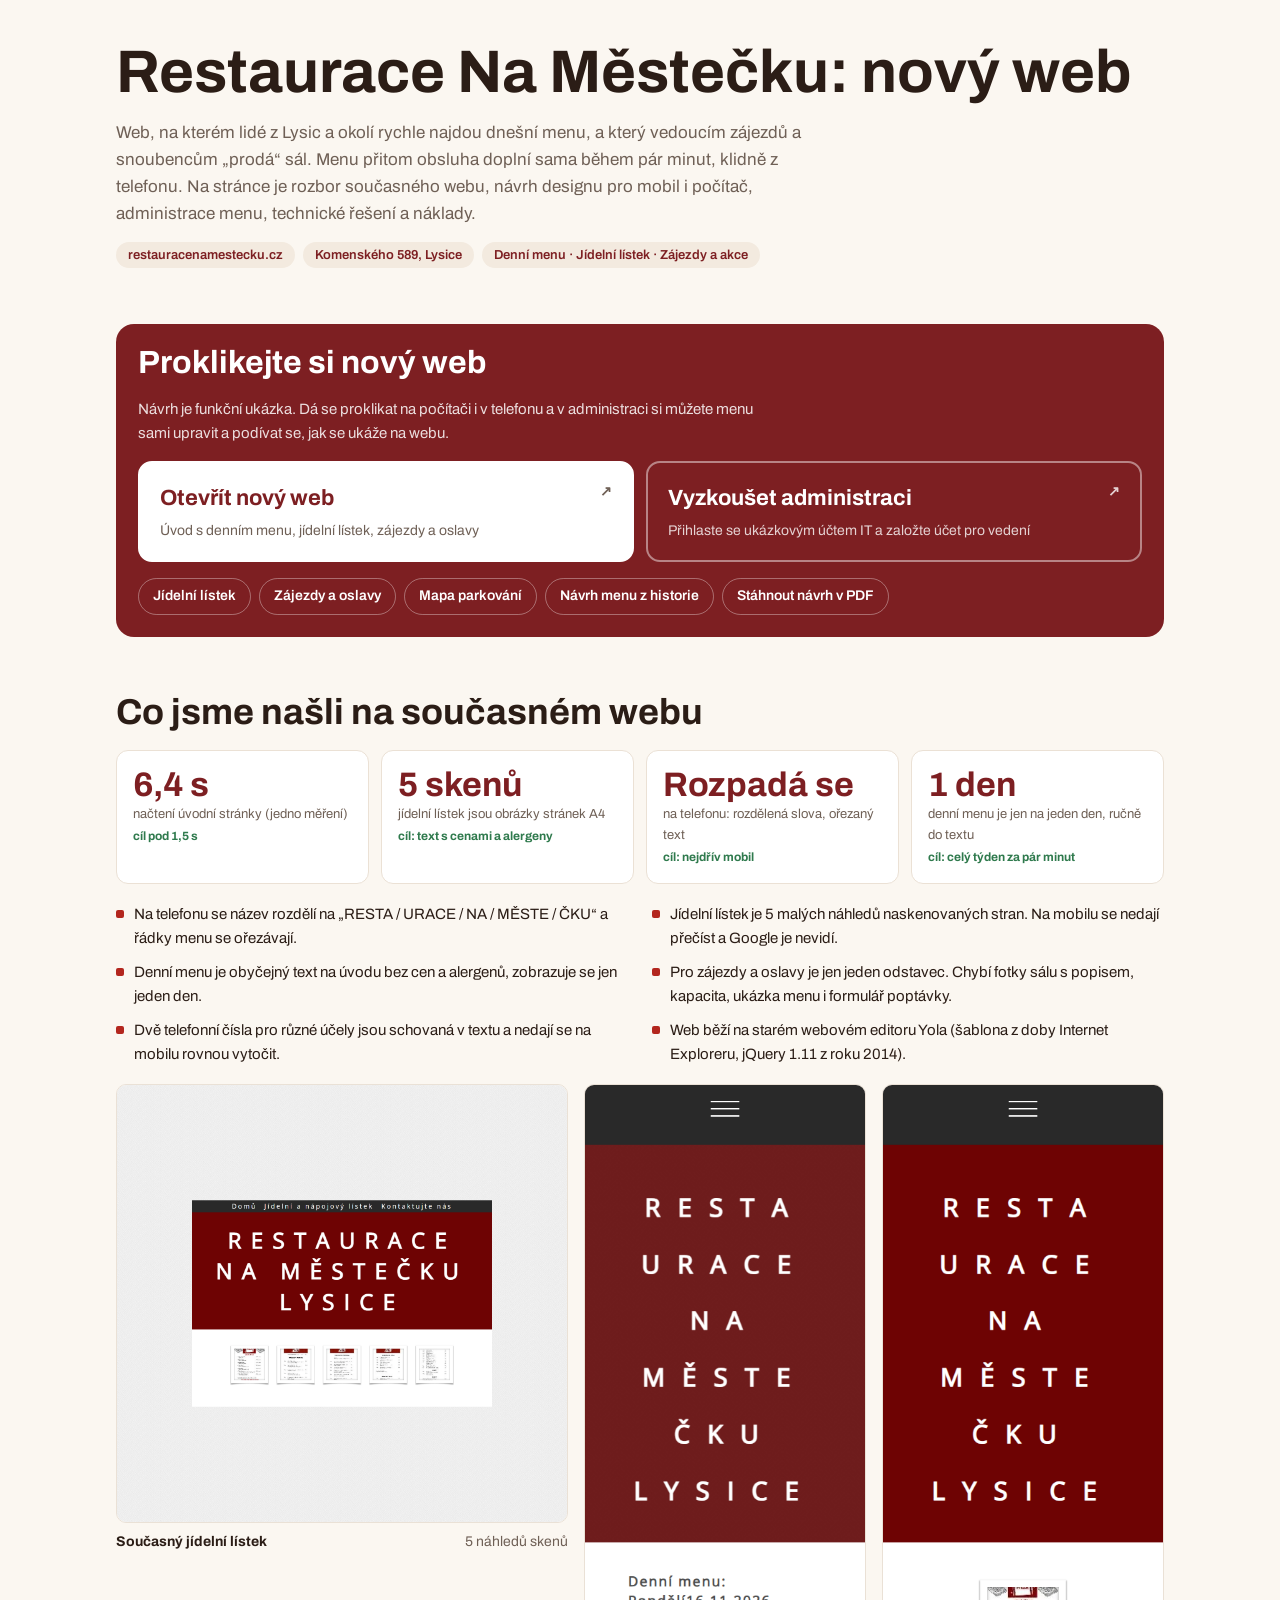
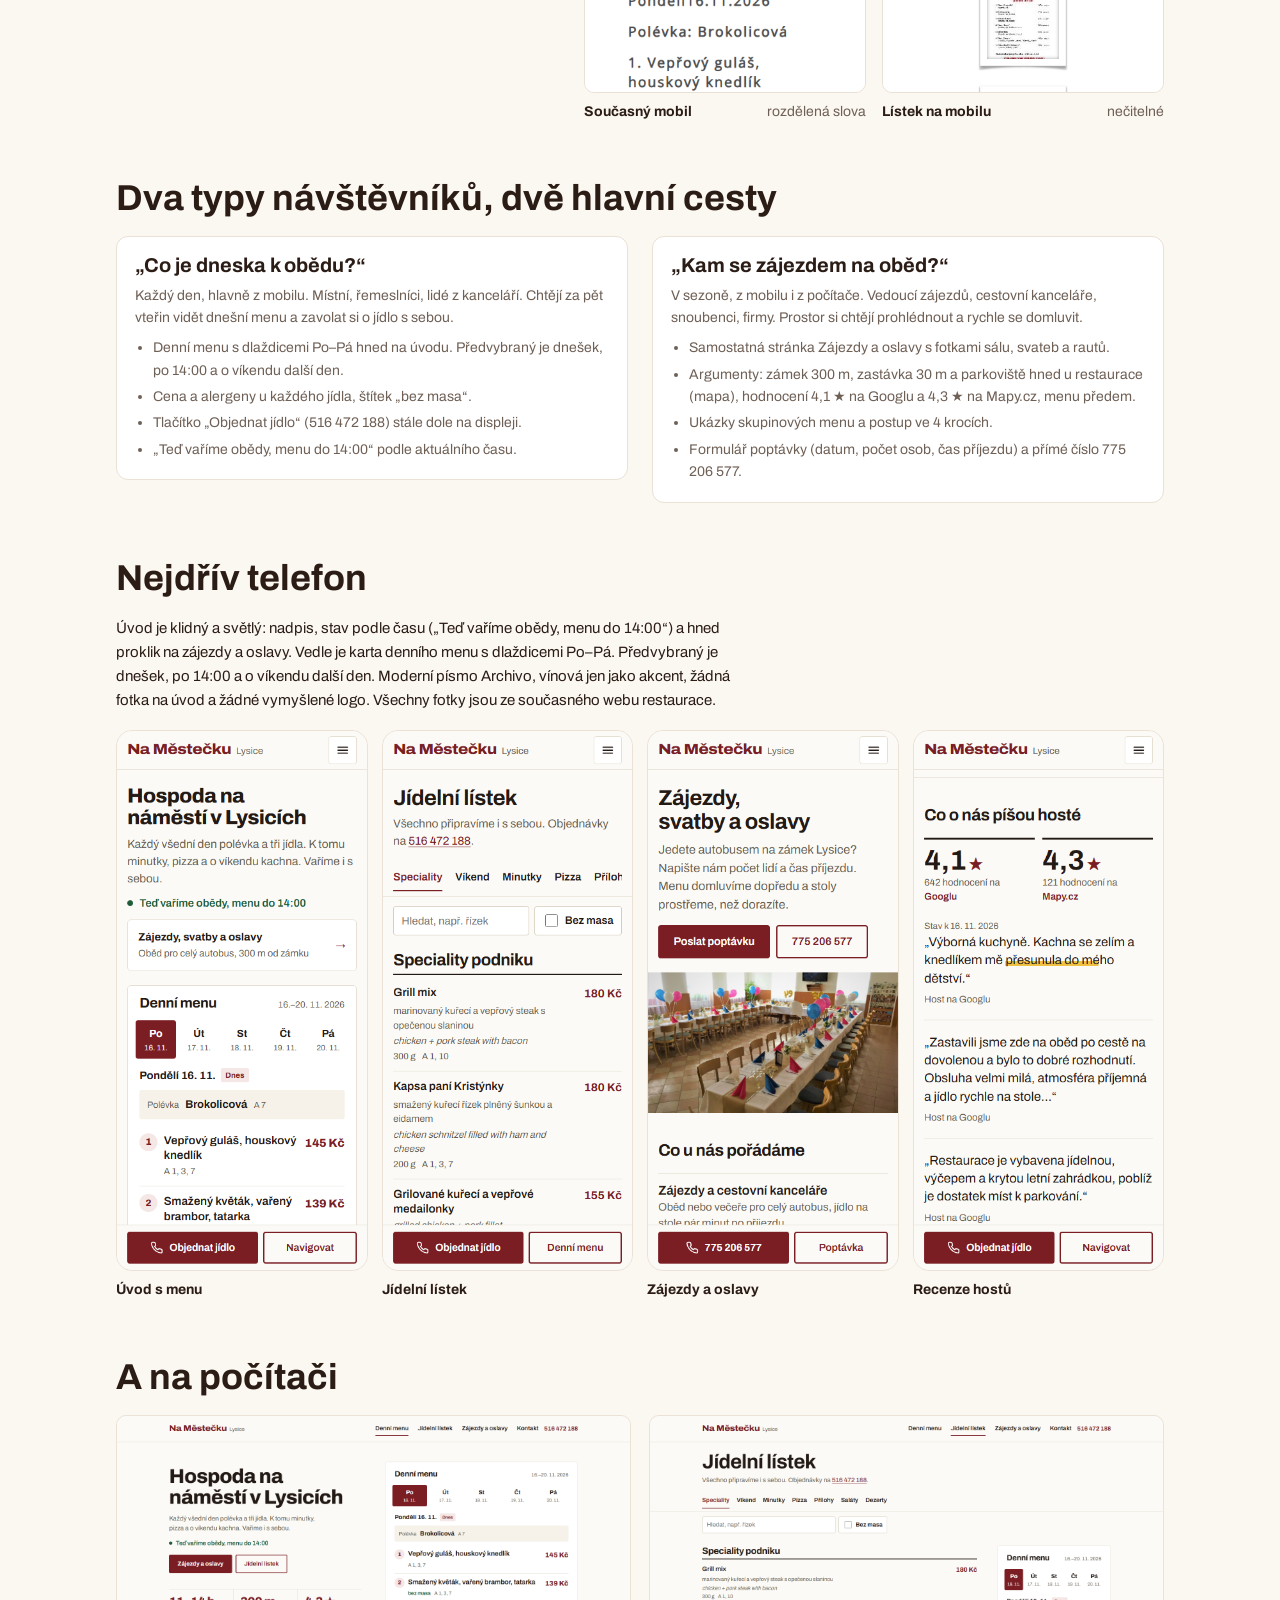
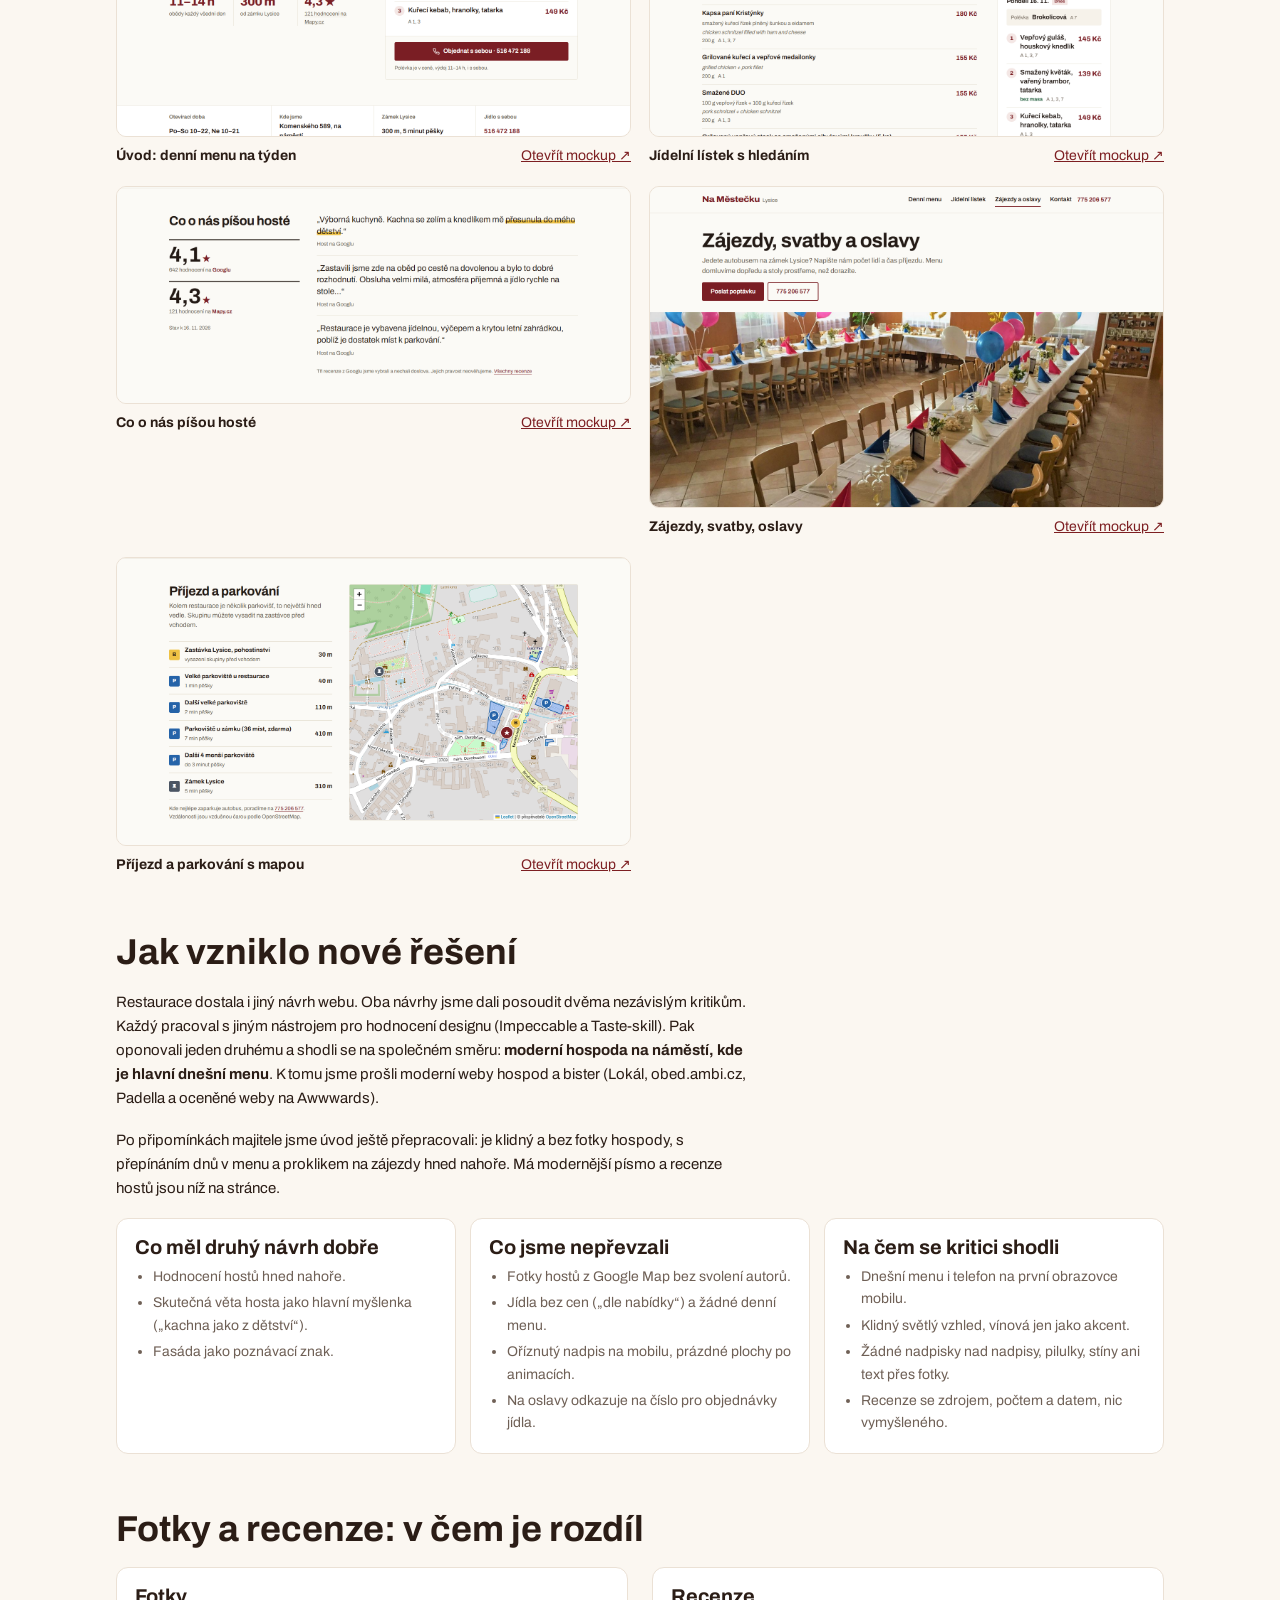
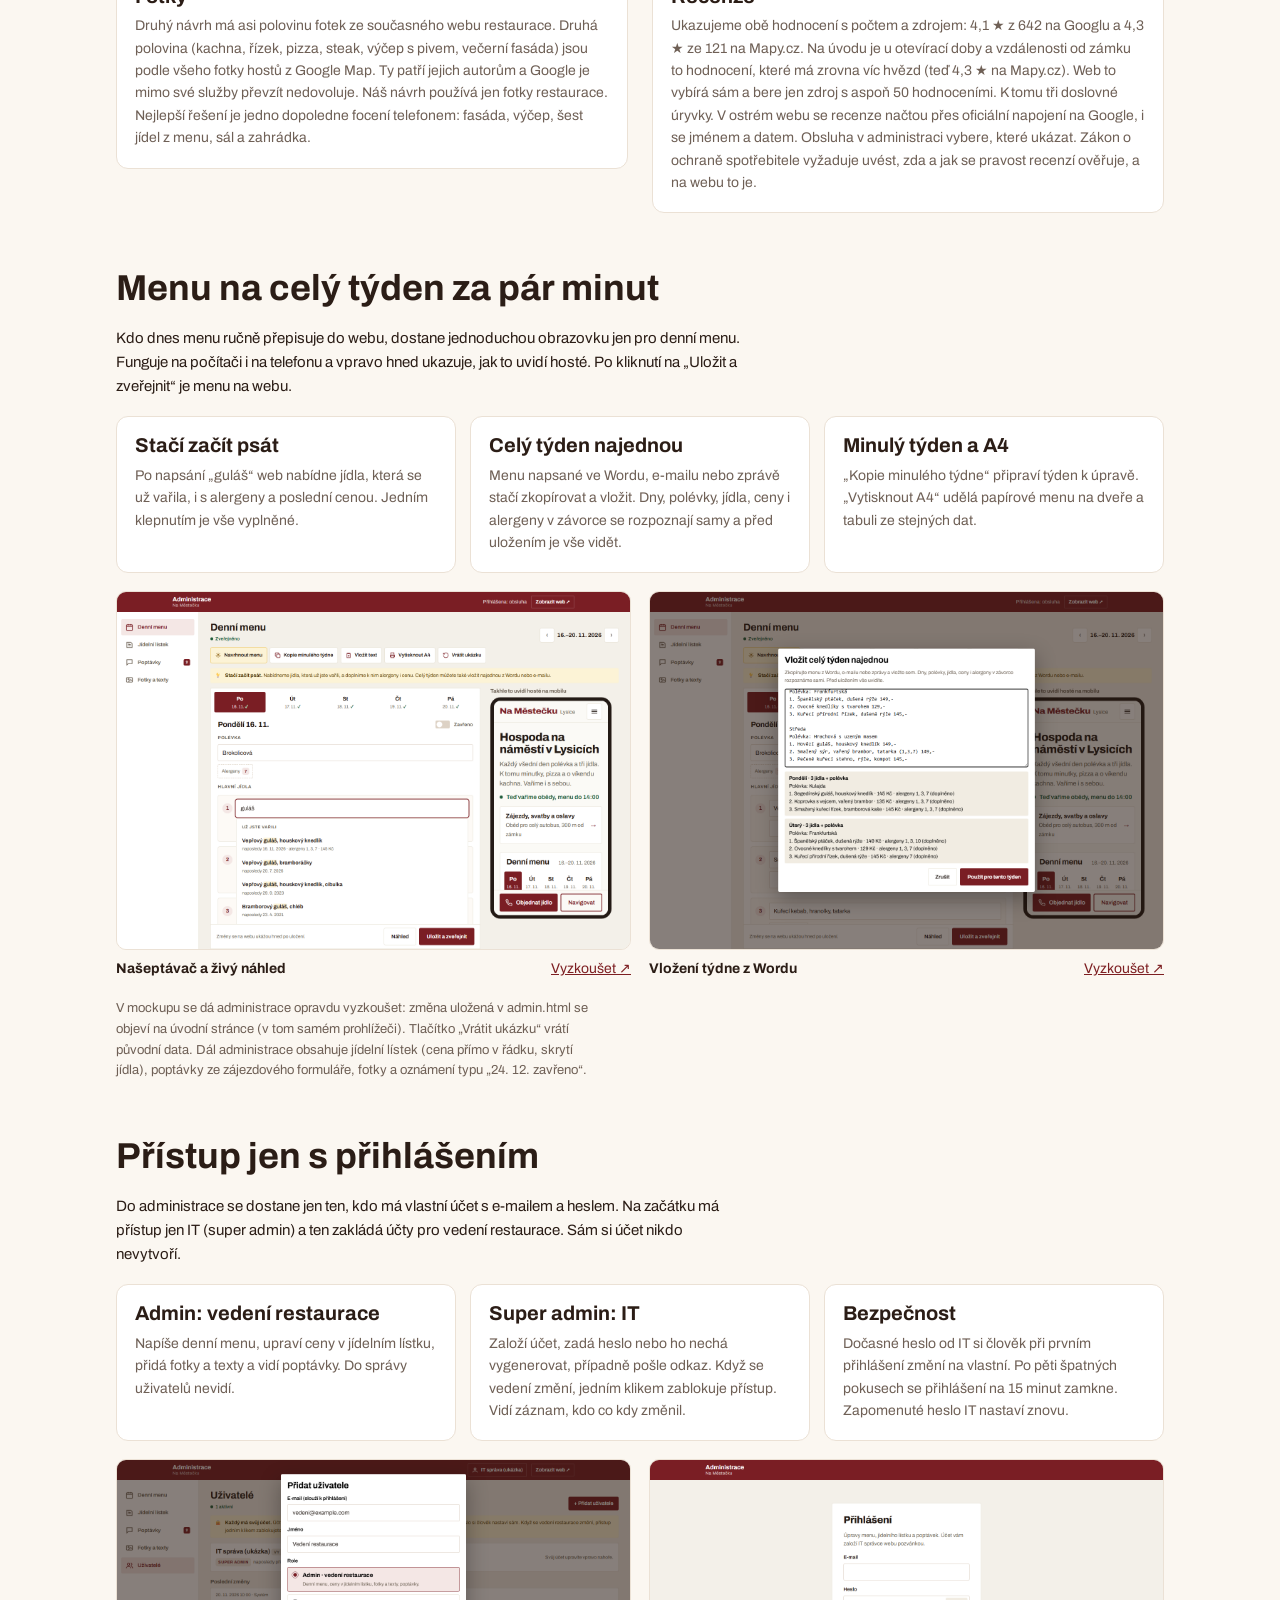
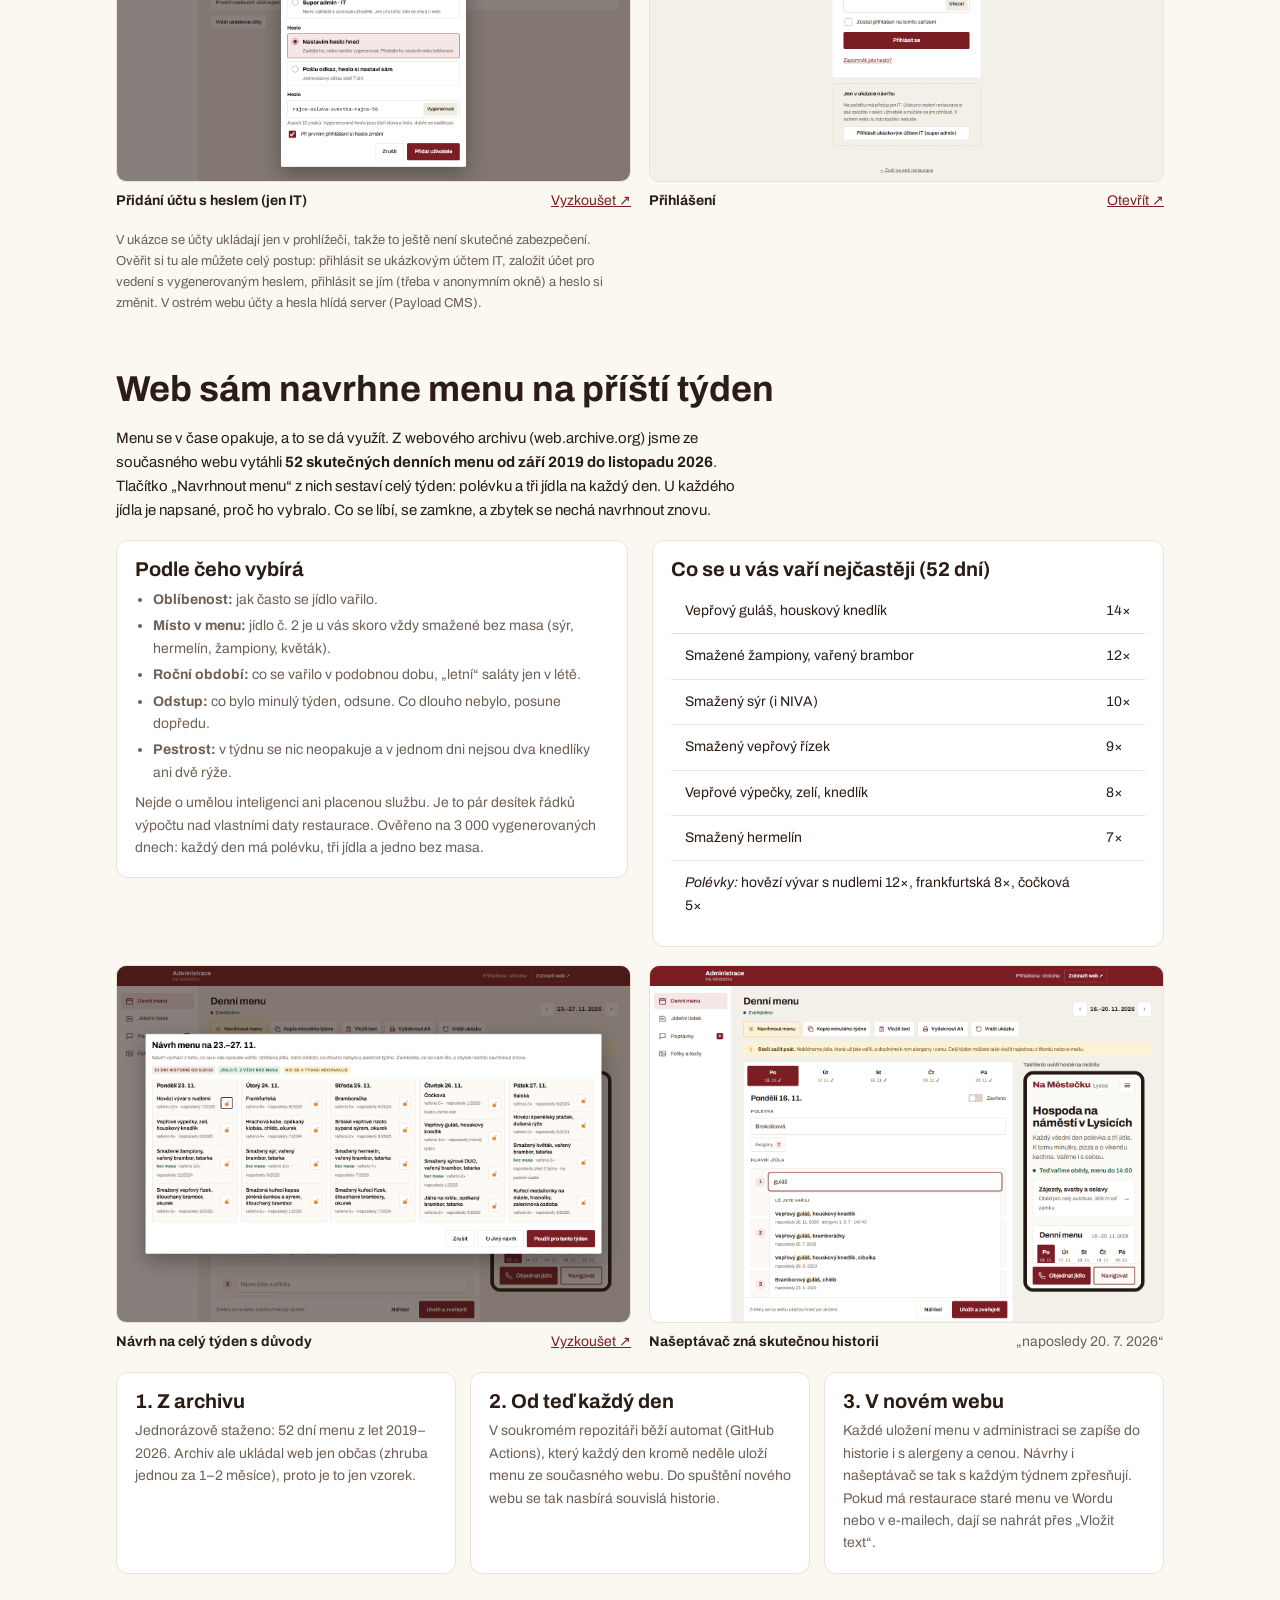
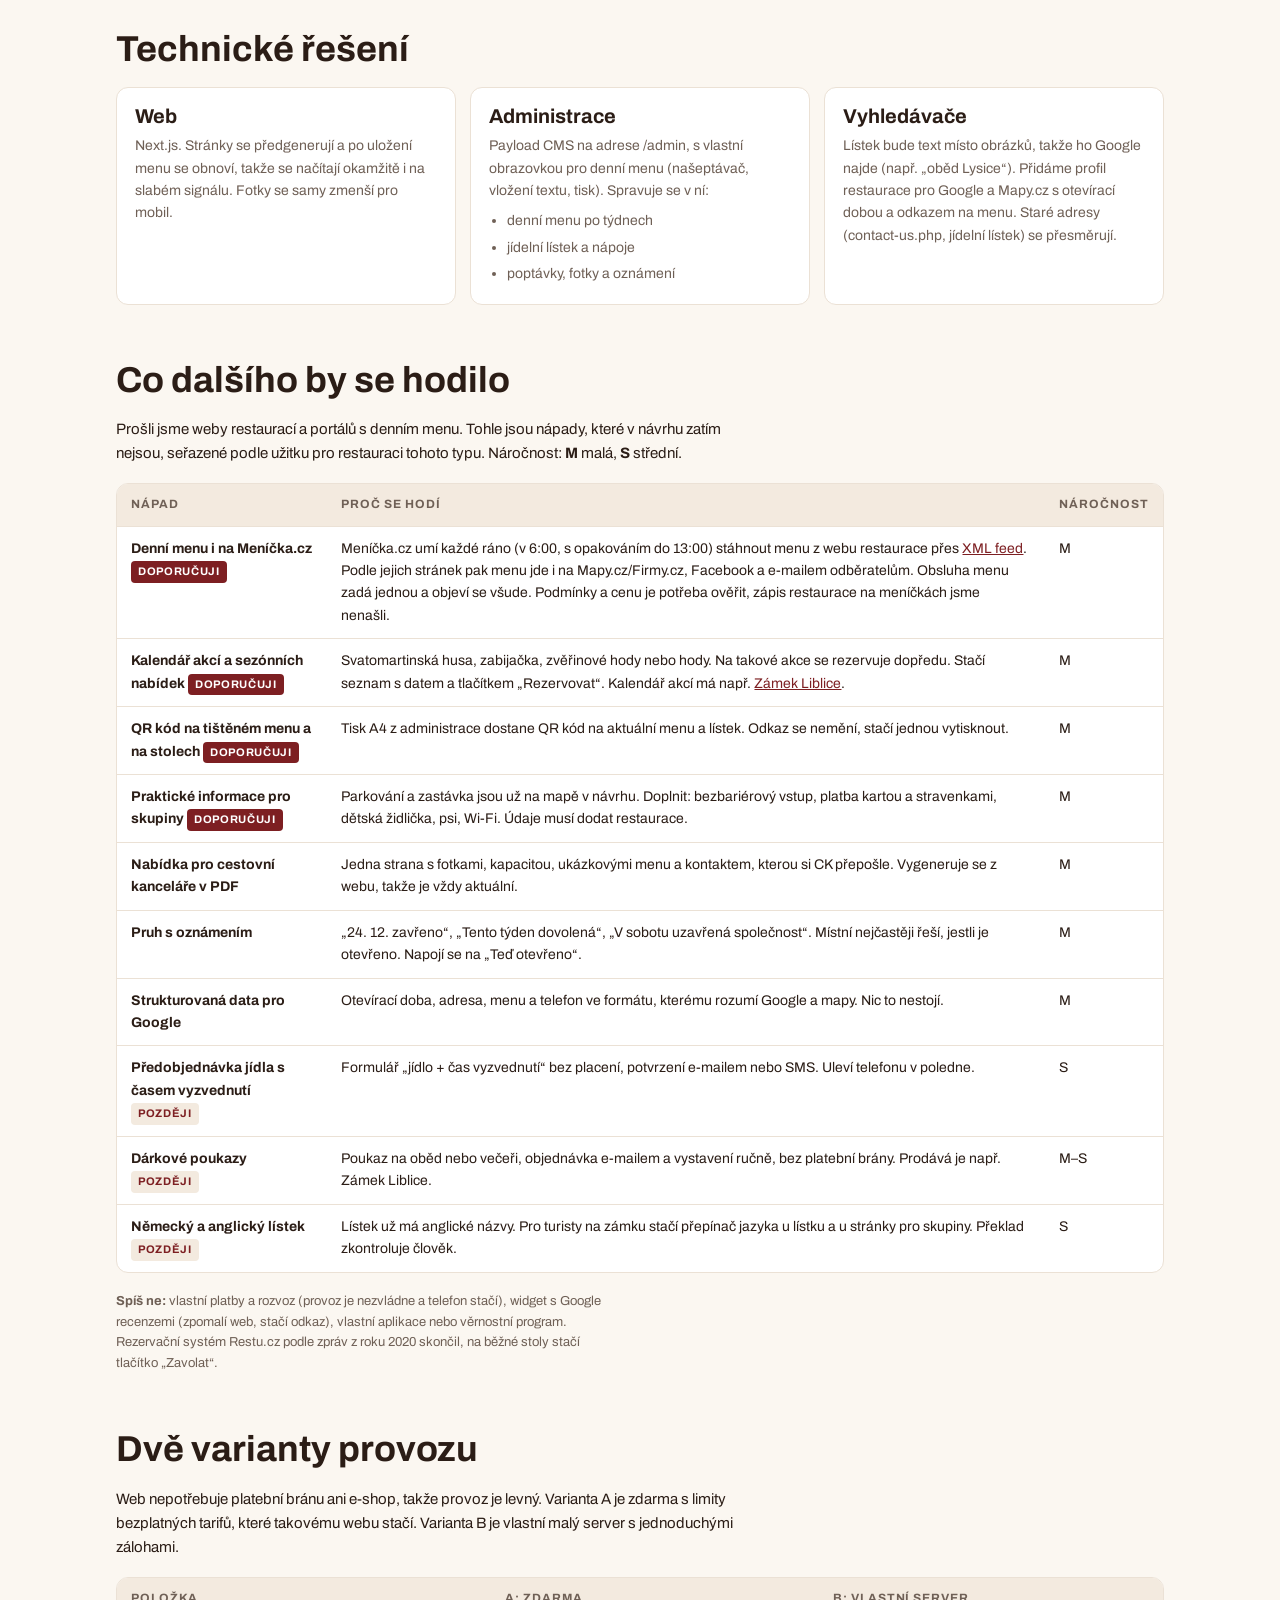
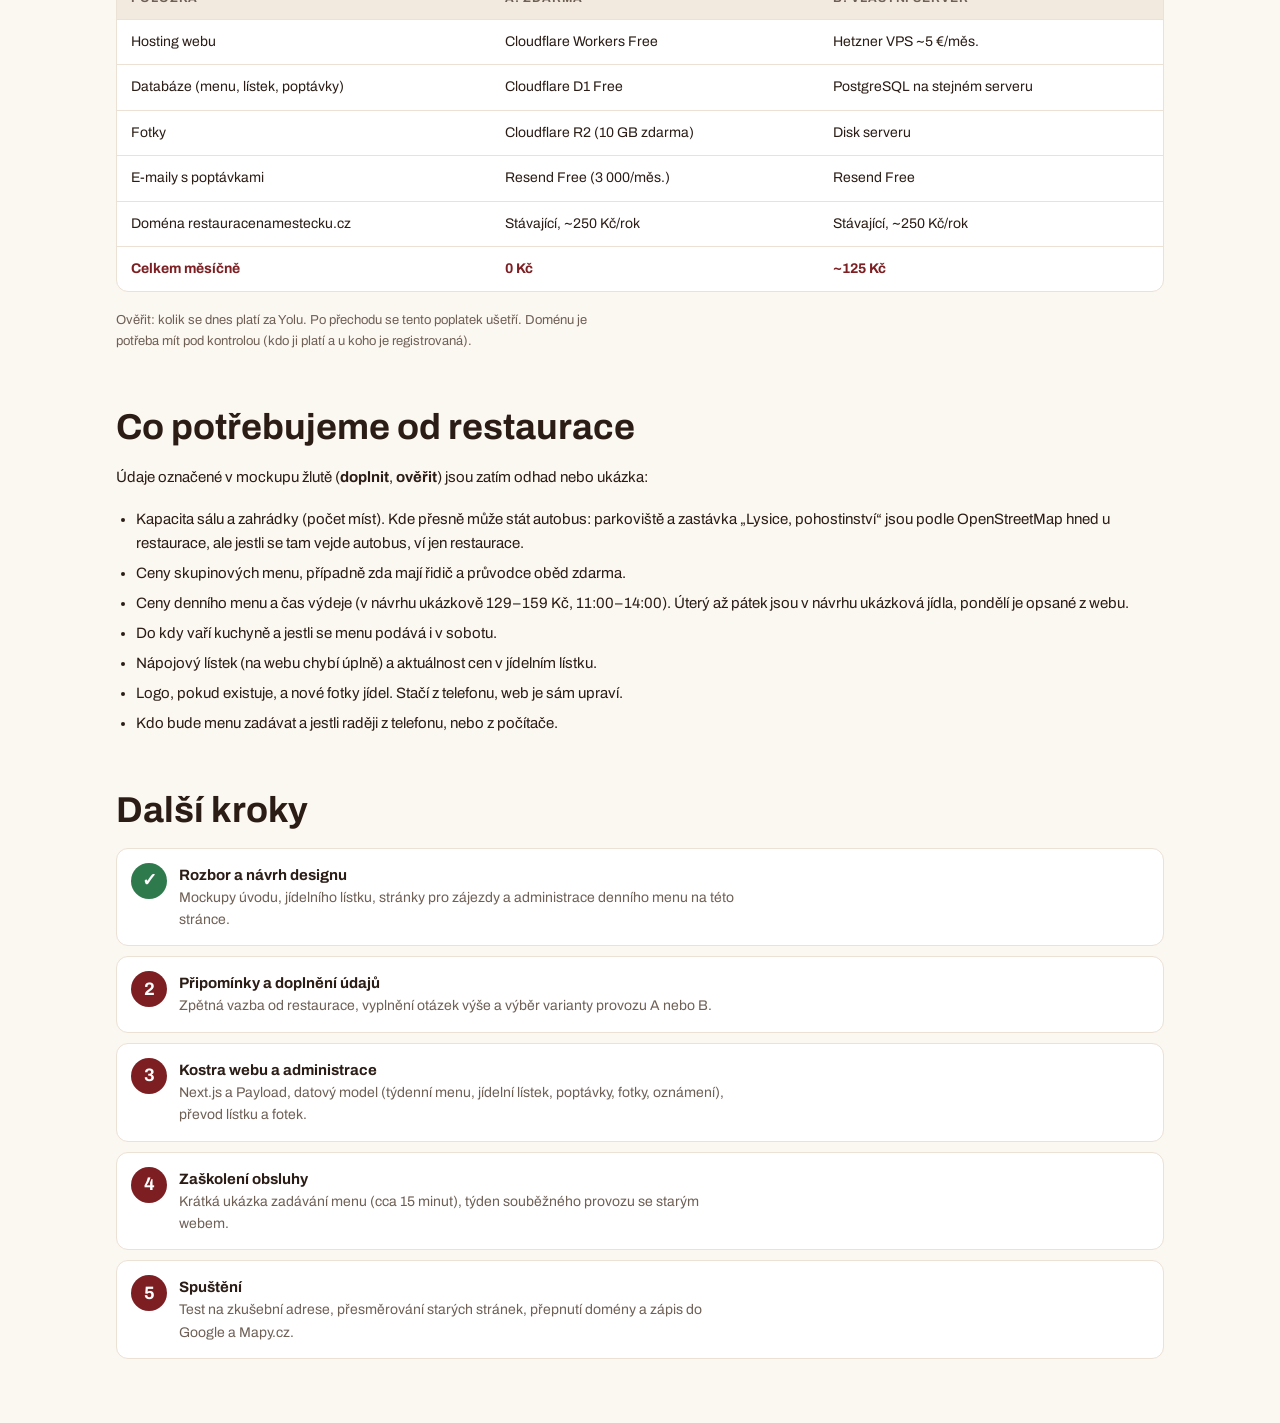
<file: index.html>
<!doctype html>
<html lang="cs">
<head>
<meta charset="utf-8">
<meta name="viewport" content="width=device-width, initial-scale=1, viewport-fit=cover">
<title>Návrh nového webu Na Městečku</title>
<link rel="preconnect" href="https://fonts.googleapis.com">
<link rel="stylesheet" href="https://fonts.googleapis.com/css2?family=Archivo:wdth,wght@62..125,400..800&display=swap">
<style>
/* Dokument s návrhem: jeden sloupec (max 1080 px), galerie screenshotů v mřížce, tabulky v posuvných kontejnerech. Tisk do PDF A4. */
:root {
  --bg: #fbf7f1; --surface: #ffffff; --fg: #2b1d16; --muted: #6f6056; --line: #ebe1d5;
  --wine: #7d1f22; --gold: #d9a441; --ok: #2f7a4d; --bad: #b3261e; --chip: #f3eadf;
  --f-display: "Archivo", "Segoe UI", Arial, sans-serif; --f-body: "Archivo", "Segoe UI", Arial, sans-serif;
}
* { box-sizing: border-box; }
body { margin: 0; background: var(--bg); color: var(--fg); font-family: var(--f-body); font-size: 15px; line-height: 1.6; }
.page { max-width: 1080px; margin: 0 auto; padding-left: max(16px, env(safe-area-inset-left, 0px)); padding-right: max(16px, env(safe-area-inset-right, 0px)); padding-block: 40px 64px; display: grid; gap: 56px; }
h1, h2, h3 { font-family: var(--f-display); line-height: 1.08; margin: 0; text-wrap: balance; }
h1 { font-size: clamp(36px, 6vw, 60px); }
h2 { font-size: clamp(26px, 3.6vw, 36px); }
h3 { font-size: 20px; }
p { margin: 0; max-width: 70ch; }
a { color: var(--wine); }
.eyebrow { font-size: 12px; font-weight: 700; letter-spacing: .12em; text-transform: uppercase; color: var(--wine); }
section { display: grid; gap: 18px; }
.lead { font-size: 17px; color: var(--muted); }
.num { font-variant-numeric: tabular-nums; }
header.intro { display: grid; gap: 14px; }
.meta { display: flex; gap: 8px; flex-wrap: wrap; }
.meta span { background: var(--chip); color: var(--wine); border-radius: 999px; padding: 3px 12px; font-size: 13px; font-weight: 600; }

.stats { display: grid; grid-template-columns: repeat(4, 1fr); gap: 12px; }
.stat { background: var(--surface); border: 1px solid var(--line); border-radius: 12px; padding: 16px; display: grid; gap: 2px; align-content: start; }
.stat b { font-family: var(--f-display); font-size: 34px; color: var(--wine); line-height: 1.05; }
.stat small { color: var(--muted); font-size: 13px; }
.stat .vs { font-size: 12px; font-weight: 700; color: var(--ok); }

.issues { display: grid; grid-template-columns: repeat(2, minmax(0, 1fr)); gap: 10px 24px; list-style: none; padding: 0; margin: 0; }
.issues li { display: flex; gap: 10px; align-items: baseline; }
.issues li::before { content: ""; flex: none; width: 8px; height: 8px; border-radius: 2px; background: var(--bad); transform: translateY(-1px); }

.shots { display: grid; grid-template-columns: repeat(2, minmax(0, 1fr)); gap: 18px; }
.shot { display: grid; gap: 8px; margin: 0; align-content: start; }
.shot img { width: 100%; border-radius: 10px; border: 1px solid var(--line); background: #fff; }
.shot figcaption { display: flex; justify-content: space-between; gap: 12px; font-size: 14px; flex-wrap: wrap; }
.shot figcaption b { color: var(--fg); }
.shot figcaption span { color: var(--muted); }
.mobiles { display: grid; grid-template-columns: repeat(4, minmax(0, 1fr)); gap: 14px; }
.mobiles img { border-radius: 16px; }
.old { display: grid; grid-template-columns: 1.6fr 1fr 1fr; gap: 16px; align-items: start; }
.old img { filter: saturate(.9); }

.cols { display: grid; grid-template-columns: repeat(3, minmax(0, 1fr)); gap: 14px; }
.box { background: var(--surface); border: 1px solid var(--line); border-radius: 12px; padding: 18px; display: grid; gap: 8px; align-content: start; }
.box p, .box li { color: var(--muted); font-size: 14px; }
.box ul { margin: 0; padding-left: 18px; display: grid; gap: 4px; }
.box .tag { font-size: 12px; font-weight: 700; color: var(--wine); text-transform: uppercase; letter-spacing: .08em; }

.split { display: grid; grid-template-columns: minmax(0, 1fr) minmax(0, 1fr); gap: 24px; align-items: start; }

.tablewrap { overflow-x: auto; border: 1px solid var(--line); border-radius: 12px; background: var(--surface); }
table { width: 100%; border-collapse: collapse; font-size: 14px; min-width: 600px; }
th, td { text-align: left; padding: 11px 14px; border-bottom: 1px solid var(--line); vertical-align: top; }
th { font-size: 12px; text-transform: uppercase; letter-spacing: .08em; color: var(--muted); background: var(--chip); }
tr:last-child td { border-bottom: 0; }
td.total { font-weight: 700; color: var(--wine); }
.pill { display: inline-block; font-size: 11px; font-weight: 700; text-transform: uppercase; letter-spacing: .06em; border-radius: 4px; padding: 2px 7px; background: var(--chip); color: var(--wine); }
.pill.rec { background: var(--wine); color: #fff; }

.steps { list-style: none; padding: 0; margin: 0; display: grid; gap: 10px; counter-reset: s; }
.steps li { counter-increment: s; display: grid; grid-template-columns: 36px 1fr; gap: 12px; align-items: start; background: var(--surface); border: 1px solid var(--line); border-radius: 12px; padding: 14px; }
.steps li::before { content: counter(s); width: 36px; height: 36px; border-radius: 50%; background: var(--wine); color: #fff; display: grid; place-items: center; font-family: var(--f-display); font-size: 18px; font-weight: 700; }
.steps li.done::before { content: "✓"; background: var(--ok); }
.steps b { color: var(--fg); }
.steps p { color: var(--muted); font-size: 14px; }
/* Velké odkazy na mockupy hned na začátku (jen na obrazovce, v PDF je místo nich QR kód) */
.try { background: var(--wine); color: #fff; border-radius: 18px; padding: 22px; display: grid; gap: 16px; }
.try h2 { color: #fff; font-size: clamp(24px, 3.2vw, 32px); }
.try p { color: rgba(255,255,255,.85); }
.try-main { display: grid; grid-template-columns: repeat(2, minmax(0, 1fr)); gap: 12px; }
.try-btn { display: grid; gap: 4px; padding: 18px 20px; border-radius: 14px; text-decoration: none; background: #fff; color: var(--fg); border: 2px solid #fff; }
.try-btn b { font-family: var(--f-display); font-size: 22px; color: var(--wine); display: flex; justify-content: space-between; gap: 10px; }
.try-btn span { font-size: 14px; color: var(--muted); }
.try-btn.alt { background: transparent; color: #fff; border-color: rgba(255,255,255,.45); }
.try-btn.alt b { color: #fff; }
.try-btn.alt span { color: rgba(255,255,255,.8); }
.try-btn:hover { transform: translateY(-1px); box-shadow: 0 8px 24px rgba(0,0,0,.18); }
.try-links { display: flex; flex-wrap: wrap; gap: 8px; }
.try-links a { color: #fff; text-decoration: none; font-size: 14px; font-weight: 600; border: 1px solid rgba(255,255,255,.35); border-radius: 999px; padding: 6px 14px; }
.try-links a:hover { background: rgba(255,255,255,.12); }
@media (max-width: 700px) { .try-main { grid-template-columns: minmax(0, 1fr); } }

.phone { display: grid; grid-template-columns: 148px minmax(0, 1fr); gap: 24px; align-items: center; background: var(--surface); border: 1px solid var(--line); border-radius: 12px; padding: 20px; }
.qr { width: 148px; height: 148px; background: #fff; padding: 10px; border-radius: 8px; border: 1px solid var(--line); }
.qr img, .qr canvas { width: 100% !important; height: 100% !important; }
.phone-text { display: grid; gap: 8px; }
.phone .url { font-family: ui-monospace, Consolas, monospace; font-size: 13px; color: var(--wine); user-select: all; overflow-wrap: anywhere; }
@media (max-width: 820px) { .phone { grid-template-columns: 1fr; justify-items: start; } }
.questions { margin: 0; padding-left: 20px; display: grid; gap: 6px; }
.note { font-size: 13px; color: var(--muted); }

@media (max-width: 820px) {
  .stats { grid-template-columns: repeat(2, 1fr); }
  .issues, .shots, .cols, .split { grid-template-columns: 1fr; }
  .old { grid-template-columns: 1fr 1fr; }
  .old .shot:first-child { grid-column: 1 / -1; }
  .mobiles { grid-template-columns: repeat(2, minmax(0, 1fr)); }
}
@media print {
  @page { size: A4; margin: 14mm 14mm 16mm; }
  :root { --bg: #fff; }
  body { font-size: 10.5pt; -webkit-print-color-adjust: exact; print-color-adjust: exact; }
  .page { max-width: none; padding: 0; gap: 24px; }
  h1 { font-size: 36pt; } h2 { font-size: 22pt; }
  .shot figcaption a { display: none; }
  .box, .stat, .steps li, .tablewrap, figure, .stats, .issues, .cols { break-inside: avoid; }
  .tablewrap { overflow: visible; } table { min-width: 0; }
  section:has(.tablewrap), section:has(.steps) { break-inside: avoid; }
  section.long, section.long .tablewrap { break-inside: auto; }
  section, section.long { display: block; } /* Chromium špatně láme grid přes strany, sekce v tisku jako bloky */
  section > * + * { margin-top: 14px; }
  tr { break-inside: avoid; }
  h2, h3, .eyebrow { break-after: avoid; }
  .break-before { break-before: page; }
  .page .stats { grid-template-columns: repeat(4, 1fr); }
  .page .issues, .page .split { grid-template-columns: repeat(2, minmax(0, 1fr)); }
  .page .shots { grid-template-columns: minmax(0, 1fr); gap: 10mm; }
  .shot figcaption { font-size: 11pt; }
  .page .cols { grid-template-columns: repeat(3, minmax(0, 1fr)); }
  .page .old { grid-template-columns: 1.6fr 1fr 1fr; }
  .page .old .shot:first-child { grid-column: auto; }
  .page .old img { max-height: 62mm; object-fit: cover; object-position: top; }
  section:has(.mobiles) { break-inside: avoid; }
  .page .mobiles { grid-template-columns: repeat(2, minmax(0, 1fr)); gap: 8mm 10mm; padding: 0 12mm; }
  .page .mobiles .shot { break-inside: avoid; }
  section:has(.mobiles) { break-inside: auto; }
  .page .phone { grid-template-columns: 120px minmax(0, 1fr); justify-items: stretch; }
  .page .qr { width: 120px; height: 120px; }
  .phone { break-inside: avoid; }
  section:has(> .split) { break-inside: avoid; }
}
</style>
</head>
<body>
<main class="page">
  <header class="intro">
    <h1>Restaurace Na Městečku: nový web</h1>
    <p class="lead">Web, na kterém lidé z Lysic a okolí rychle najdou dnešní menu, a který vedoucím zájezdů a snoubencům „prodá“ sál. Menu přitom obsluha doplní sama během pár minut, klidně z telefonu. Na stránce je rozbor současného webu, návrh designu pro mobil i počítač, administrace menu, technické řešení a náklady.</p>
    <div class="meta"><span>restauracenamestecku.cz</span><span>Komenského 589, Lysice</span><span>Denní menu · Jídelní lístek · Zájezdy a akce</span></div>
  </header>

  <section class="try" aria-label="Vyzkoušet návrh">
    <h2>Proklikejte si nový web</h2>
    <p>Návrh je funkční ukázka. Dá se proklikat na počítači i v telefonu a v administraci si můžete menu sami upravit a podívat se, jak se ukáže na webu.</p>
    <div class="try-main">
      <a class="try-btn" href="uvod.html" target="_blank" rel="noopener"><b>Otevřít nový web <span aria-hidden="true">↗</span></b><span>Úvod s denním menu, jídelní lístek, zájezdy a oslavy</span></a>
      <a class="try-btn alt" href="admin.html" target="_blank" rel="noopener"><b>Vyzkoušet administraci <span aria-hidden="true">↗</span></b><span>Přihlaste se ukázkovým účtem IT a založte účet pro vedení</span></a>
    </div>
    <div class="try-links">
      <a href="listek.html" target="_blank" rel="noopener">Jídelní lístek</a>
      <a href="skupiny.html" target="_blank" rel="noopener">Zájezdy a oslavy</a>
      <a href="skupiny.html#parkovani" target="_blank" rel="noopener">Mapa parkování</a>
      <a href="admin.html#navrh" target="_blank" rel="noopener">Návrh menu z historie</a>
      <a href="RestauraceNaMestecku-navrh-noveho-webu.pdf" download>Stáhnout návrh v PDF</a>
    </div>
  </section>


  <section>
    <h2>Co jsme našli na současném webu</h2>
    <div class="stats">
      <div class="stat"><b class="num">6,4 s</b><small>načtení úvodní stránky (jedno měření)</small><span class="vs">cíl pod 1,5 s</span></div>
      <div class="stat"><b class="num">5 skenů</b><small>jídelní lístek jsou obrázky stránek A4</small><span class="vs">cíl: text s cenami a alergeny</span></div>
      <div class="stat"><b>Rozpadá se</b><small>na telefonu: rozdělená slova, ořezaný text</small><span class="vs">cíl: nejdřív mobil</span></div>
      <div class="stat"><b class="num">1 den</b><small>denní menu je jen na jeden den, ručně do textu</small><span class="vs">cíl: celý týden za pár minut</span></div>
    </div>
    <ul class="issues">
      <li>Na telefonu se název rozdělí na „RESTA / URACE / NA / MĚSTE / ČKU“ a řádky menu se ořezávají.</li>
      <li>Jídelní lístek je 5 malých náhledů naskenovaných stran. Na mobilu se nedají přečíst a Google je nevidí.</li>
      <li>Denní menu je obyčejný text na úvodu bez cen a alergenů, zobrazuje se jen jeden den.</li>
      <li>Pro zájezdy a oslavy je jen jeden odstavec. Chybí fotky sálu s popisem, kapacita, ukázka menu i formulář poptávky.</li>
      <li>Dvě telefonní čísla pro různé účely jsou schovaná v textu a nedají se na mobilu rovnou vytočit.</li>
      <li>Web běží na starém webovém editoru Yola (šablona z doby Internet Exploreru, jQuery 1.11 z roku 2014).</li>
    </ul>
    <div class="old">
      <figure class="shot"><img src="screenshots/soucasny-web-listek.png" alt="Současný jídelní lístek – pět malých náhledů naskenovaných stran"><figcaption><b>Současný jídelní lístek</b><span>5 náhledů skenů</span></figcaption></figure>
      <figure class="shot"><img src="screenshots/soucasny-web-mobil.png" alt="Současný web na mobilu – název rozdělený uprostřed slov"><figcaption><b>Současný mobil</b><span>rozdělená slova</span></figcaption></figure>
      <figure class="shot"><img src="screenshots/soucasny-web-listek-mobil.png" alt="Současný jídelní lístek na mobilu"><figcaption><b>Lístek na mobilu</b><span>nečitelné</span></figcaption></figure>
    </div>
  </section>

  <section>
    <h2>Dva typy návštěvníků, dvě hlavní cesty</h2>
    <div class="split">
      <div class="box"><h3>„Co je dneska k obědu?“</h3><p>Každý den, hlavně z mobilu. Místní, řemeslníci, lidé z kanceláří. Chtějí za pět vteřin vidět dnešní menu a zavolat si o jídlo s sebou.</p><ul><li>Denní menu s dlaždicemi Po–Pá hned na úvodu. Předvybraný je dnešek, po 14:00 a o víkendu další den.</li><li>Cena a alergeny u každého jídla, štítek „bez masa“.</li><li>Tlačítko „Objednat jídlo“ (516 472 188) stále dole na displeji.</li><li>„Teď vaříme obědy, menu do 14:00“ podle aktuálního času.</li></ul></div>
      <div class="box"><h3>„Kam se zájezdem na oběd?“</h3><p>V sezoně, z mobilu i z počítače. Vedoucí zájezdů, cestovní kanceláře, snoubenci, firmy. Prostor si chtějí prohlédnout a rychle se domluvit.</p><ul><li>Samostatná stránka Zájezdy a oslavy s fotkami sálu, svateb a rautů.</li><li>Argumenty: zámek 300 m, zastávka 30 m a parkoviště hned u restaurace (mapa), hodnocení 4,1 ★ na Googlu a 4,3 ★ na Mapy.cz, menu předem.</li><li>Ukázky skupinových menu a postup ve 4 krocích.</li><li>Formulář poptávky (datum, počet osob, čas příjezdu) a přímé číslo 775 206 577.</li></ul></div>
    </div>
  </section>

  <section>
    <h2>Nejdřív telefon</h2>
    <p>Úvod je klidný a světlý: nadpis, stav podle času („Teď vaříme obědy, menu do 14:00“) a hned proklik na zájezdy a oslavy. Vedle je karta denního menu s dlaždicemi Po–Pá. Předvybraný je dnešek, po 14:00 a o víkendu další den. Moderní písmo Archivo, vínová jen jako akcent, žádná fotka na úvod a žádné vymyšlené logo. Všechny fotky jsou ze současného webu restaurace.</p>
    <div class="mobiles">
      <figure class="shot"><img src="screenshots/mobil-uvod.png" alt="Mobil – úvod s denním menu"><figcaption><b>Úvod s menu</b></figcaption></figure>
      <figure class="shot"><img src="screenshots/mobil-listek.png" alt="Mobil – jídelní lístek"><figcaption><b>Jídelní lístek</b></figcaption></figure>
      <figure class="shot"><img src="screenshots/mobil-skupiny.png" alt="Mobil – zájezdy a oslavy"><figcaption><b>Zájezdy a oslavy</b></figcaption></figure>
      <figure class="shot"><img src="screenshots/mobil-recenze.png" alt="Mobil – hodnocení a recenze hostů"><figcaption><b>Recenze hostů</b></figcaption></figure>
    </div>
  </section>

  <section>
    <h2 class="break-before">A na počítači</h2>
    <div class="shots">
      <figure class="shot"><img src="screenshots/desktop-uvod.png" alt="Návrh – úvod s denním menu"><figcaption><b>Úvod: denní menu na týden</b><a href="uvod.html" target="_blank" rel="noopener">Otevřít mockup ↗</a></figcaption></figure>
      <figure class="shot"><img src="screenshots/desktop-listek.png" alt="Návrh – jídelní lístek s kategoriemi a hledáním"><figcaption><b>Jídelní lístek s hledáním</b><a href="listek.html" target="_blank" rel="noopener">Otevřít mockup ↗</a></figcaption></figure>
      <figure class="shot"><img src="screenshots/desktop-recenze.png" alt="Návrh – hodnocení a recenze hostů"><figcaption><b>Co o nás píšou hosté</b><a href="uvod.html#recenze" target="_blank" rel="noopener">Otevřít mockup ↗</a></figcaption></figure>
      <figure class="shot"><img src="screenshots/desktop-skupiny.png" alt="Návrh – zájezdy a oslavy"><figcaption><b>Zájezdy, svatby, oslavy</b><a href="skupiny.html" target="_blank" rel="noopener">Otevřít mockup ↗</a></figcaption></figure>
      <figure class="shot"><img src="screenshots/desktop-parkovani.png" alt="Návrh – mapa parkování, zastávky a zámku"><figcaption><b>Příjezd a parkování s mapou</b><a href="skupiny.html#parkovani" target="_blank" rel="noopener">Otevřít mockup ↗</a></figcaption></figure>
    </div>
  </section>

  <section>
    <h2>Jak vzniklo nové řešení</h2>
    <p>Restaurace dostala i jiný návrh webu. Oba návrhy jsme dali posoudit dvěma nezávislým kritikům. Každý pracoval s jiným nástrojem pro hodnocení designu (Impeccable a Taste-skill). Pak oponovali jeden druhému a shodli se na společném směru: <b>moderní hospoda na náměstí, kde je hlavní dnešní menu</b>. K tomu jsme prošli moderní weby hospod a bister (Lokál, obed.ambi.cz, Padella a oceněné weby na Awwwards).</p>
    <p>Po připomínkách majitele jsme úvod ještě přepracovali: je klidný a bez fotky hospody, s přepínáním dnů v menu a proklikem na zájezdy hned nahoře. Má modernější písmo a recenze hostů jsou níž na stránce.</p>
    <div class="cols">
      <div class="box"><h3>Co měl druhý návrh dobře</h3><ul><li>Hodnocení hostů hned nahoře.</li><li>Skutečná věta hosta jako hlavní myšlenka („kachna jako z dětství“).</li><li>Fasáda jako poznávací znak.</li></ul></div>
      <div class="box"><h3>Co jsme nepřevzali</h3><ul><li>Fotky hostů z Google Map bez svolení autorů.</li><li>Jídla bez cen („dle nabídky“) a žádné denní menu.</li><li>Oříznutý nadpis na mobilu, prázdné plochy po animacích.</li><li>Na oslavy odkazuje na číslo pro objednávky jídla.</li></ul></div>
      <div class="box"><h3>Na čem se kritici shodli</h3><ul><li>Dnešní menu i telefon na první obrazovce mobilu.</li><li>Klidný světlý vzhled, vínová jen jako akcent.</li><li>Žádné nadpisky nad nadpisy, pilulky, stíny ani text přes fotky.</li><li>Recenze se zdrojem, počtem a datem, nic vymyšleného.</li></ul></div>
    </div>
  </section>

  <section>
    <h2>Fotky a recenze: v čem je rozdíl</h2>
    <div class="split">
      <div class="box"><h3>Fotky</h3><p>Druhý návrh má asi polovinu fotek ze současného webu restaurace. Druhá polovina (kachna, řízek, pizza, steak, výčep s pivem, večerní fasáda) jsou podle všeho fotky hostů z Google Map. Ty patří jejich autorům a Google je mimo své služby převzít nedovoluje. Náš návrh používá jen fotky restaurace. Nejlepší řešení je jedno dopoledne focení telefonem: fasáda, výčep, šest jídel z menu, sál a zahrádka.</p></div>
      <div class="box"><h3>Recenze</h3><p>Ukazujeme obě hodnocení s počtem a zdrojem: 4,1 ★ z 642 na Googlu a 4,3 ★ ze 121 na Mapy.cz. Na úvodu je u otevírací doby a vzdálenosti od zámku to hodnocení, které má zrovna víc hvězd (teď 4,3 ★ na Mapy.cz). Web to vybírá sám a bere jen zdroj s aspoň 50 hodnoceními. K tomu tři doslovné úryvky. V ostrém webu se recenze načtou přes oficiální napojení na Google, i se jménem a datem. Obsluha v administraci vybere, které ukázat. Zákon o ochraně spotřebitele vyžaduje uvést, zda a jak se pravost recenzí ověřuje, a na webu to je.</p></div>
    </div>
  </section>

  <section>
    <h2>Menu na celý týden za pár minut</h2>
    <p>Kdo dnes menu ručně přepisuje do webu, dostane jednoduchou obrazovku jen pro denní menu. Funguje na počítači i na telefonu a vpravo hned ukazuje, jak to uvidí hosté. Po kliknutí na „Uložit a zveřejnit“ je menu na webu.</p>
    <div class="cols">
      <div class="box"><h3>Stačí začít psát</h3><p>Po napsání „guláš“ web nabídne jídla, která se už vařila, i s alergeny a poslední cenou. Jedním klepnutím je vše vyplněné.</p></div>
      <div class="box"><h3>Celý týden najednou</h3><p>Menu napsané ve Wordu, e-mailu nebo zprávě stačí zkopírovat a vložit. Dny, polévky, jídla, ceny i alergeny v závorce se rozpoznají samy a před uložením je vše vidět.</p></div>
      <div class="box"><h3>Minulý týden a A4</h3><p>„Kopie minulého týdne“ připraví týden k úpravě. „Vytisknout A4“ udělá papírové menu na dveře a tabuli ze stejných dat.</p></div>
    </div>
    <div class="shots">
      <figure class="shot"><img src="screenshots/desktop-admin.png" alt="Administrace – našeptávač jídel s alergeny a živý náhled"><figcaption><b>Našeptávač a živý náhled</b><a href="admin.html" target="_blank" rel="noopener">Vyzkoušet ↗</a></figcaption></figure>
      <figure class="shot"><img src="screenshots/desktop-admin-vlozit.png" alt="Administrace – vložení celého týdne z textu"><figcaption><b>Vložení týdne z Wordu</b><a href="admin.html#vlozit" target="_blank" rel="noopener">Vyzkoušet ↗</a></figcaption></figure>
    </div>
    <p class="note">V mockupu se dá administrace opravdu vyzkoušet: změna uložená v admin.html se objeví na úvodní stránce (v tom samém prohlížeči). Tlačítko „Vrátit ukázku“ vrátí původní data. Dál administrace obsahuje jídelní lístek (cena přímo v řádku, skrytí jídla), poptávky ze zájezdového formuláře, fotky a oznámení typu „24. 12. zavřeno“.</p>
  </section>

  <section>
    <h2>Přístup jen s přihlášením</h2>
    <p>Do administrace se dostane jen ten, kdo má vlastní účet s e-mailem a heslem. Na začátku má přístup jen IT (super admin) a ten zakládá účty pro vedení restaurace. Sám si účet nikdo nevytvoří.</p>
    <div class="cols">
      <div class="box"><h3>Admin: vedení restaurace</h3><p>Napíše denní menu, upraví ceny v jídelním lístku, přidá fotky a texty a vidí poptávky. Do správy uživatelů nevidí.</p></div>
      <div class="box"><h3>Super admin: IT</h3><p>Založí účet, zadá heslo nebo ho nechá vygenerovat, případně pošle odkaz. Když se vedení změní, jedním klikem zablokuje přístup. Vidí záznam, kdo co kdy změnil.</p></div>
      <div class="box"><h3>Bezpečnost</h3><p>Dočasné heslo od IT si člověk při prvním přihlášení změní na vlastní. Po pěti špatných pokusech se přihlášení na 15 minut zamkne. Zapomenuté heslo IT nastaví znovu.</p></div>
    </div>
    <div class="shots">
      <figure class="shot"><img src="screenshots/desktop-admin-uzivatele.png" alt="Administrace – přidání uživatele s vygenerovaným heslem"><figcaption><b>Přidání účtu s heslem (jen IT)</b><a href="admin.html#uzivatele" target="_blank" rel="noopener">Vyzkoušet ↗</a></figcaption></figure>
      <figure class="shot"><img src="screenshots/desktop-prihlaseni.png" alt="Přihlášení do administrace"><figcaption><b>Přihlášení</b><a href="prihlaseni.html" target="_blank" rel="noopener">Otevřít ↗</a></figcaption></figure>
    </div>
    <p class="note">V ukázce se účty ukládají jen v prohlížeči, takže to ještě není skutečné zabezpečení. Ověřit si tu ale můžete celý postup: přihlásit se ukázkovým účtem IT, založit účet pro vedení s vygenerovaným heslem, přihlásit se jím (třeba v anonymním okně) a heslo si změnit. V ostrém webu účty a hesla hlídá server (Payload CMS).</p>
  </section>

  <section>
    <h2>Web sám navrhne menu na příští týden</h2>
    <p>Menu se v čase opakuje, a to se dá využít. Z webového archivu (web.archive.org) jsme ze současného webu vytáhli <b>52 skutečných denních menu od září 2019 do listopadu 2026</b>. Tlačítko „Navrhnout menu“ z nich sestaví celý týden: polévku a tři jídla na každý den. U každého jídla je napsané, proč ho vybralo. Co se líbí, se zamkne, a zbytek se nechá navrhnout znovu.</p>
    <div class="split">
      <div class="box"><h3>Podle čeho vybírá</h3>
        <ul>
          <li><b>Oblíbenost:</b> jak často se jídlo vařilo.</li>
          <li><b>Místo v menu:</b> jídlo č. 2 je u vás skoro vždy smažené bez masa (sýr, hermelín, žampiony, květák).</li>
          <li><b>Roční období:</b> co se vařilo v podobnou dobu, „letní“ saláty jen v létě.</li>
          <li><b>Odstup:</b> co bylo minulý týden, odsune. Co dlouho nebylo, posune dopředu.</li>
          <li><b>Pestrost:</b> v týdnu se nic neopakuje a v jednom dni nejsou dva knedlíky ani dvě rýže.</li>
        </ul>
        <p>Nejde o umělou inteligenci ani placenou službu. Je to pár desítek řádků výpočtu nad vlastními daty restaurace. Ověřeno na 3 000 vygenerovaných dnech: každý den má polévku, tři jídla a jedno bez masa.</p>
      </div>
      <div class="box"><h3>Co se u vás vaří nejčastěji (52 dní)</h3>
        <div class="tablewrap" style="border:0"><table style="min-width:0">
          <tbody>
            <tr><td>Vepřový guláš, houskový knedlík</td><td class="num">14×</td></tr>
            <tr><td>Smažené žampiony, vařený brambor</td><td class="num">12×</td></tr>
            <tr><td>Smažený sýr (i NIVA)</td><td class="num">10×</td></tr>
            <tr><td>Smažený vepřový řízek</td><td class="num">9×</td></tr>
            <tr><td>Vepřové výpečky, zelí, knedlík</td><td class="num">8×</td></tr>
            <tr><td>Smažený hermelín</td><td class="num">7×</td></tr>
            <tr><td><i>Polévky:</i> hovězí vývar s nudlemi 12×, frankfurtská 8×, čočková 5×</td><td></td></tr>
          </tbody>
        </table></div>
      </div>
    </div>
    <div class="shots">
      <figure class="shot"><img src="screenshots/desktop-admin-navrh.png" alt="Administrace – návrh menu na příští týden z historie"><figcaption><b>Návrh na celý týden s důvody</b><a href="admin.html#navrh" target="_blank" rel="noopener">Vyzkoušet ↗</a></figcaption></figure>
      <figure class="shot"><img src="screenshots/desktop-admin.png" alt="Našeptávač se skutečnou historií jídel"><figcaption><b>Našeptávač zná skutečnou historii</b><span>„naposledy 20. 7. 2026“</span></figcaption></figure>
    </div>
    <div class="cols">
      <div class="box"><h3>1. Z archivu</h3><p>Jednorázově staženo: 52 dní menu z let 2019–2026. Archiv ale ukládal web jen občas (zhruba jednou za 1–2 měsíce), proto je to jen vzorek.</p></div>
      <div class="box"><h3>2. Od teď každý den</h3><p>V soukromém repozitáři běží automat (GitHub Actions), který každý den kromě neděle uloží menu ze současného webu. Do spuštění nového webu se tak nasbírá souvislá historie.</p></div>
      <div class="box"><h3>3. V novém webu</h3><p>Každé uložení menu v administraci se zapíše do historie i s alergeny a cenou. Návrhy i našeptávač se tak s každým týdnem zpřesňují. Pokud má restaurace staré menu ve Wordu nebo v e-mailech, dají se nahrát přes „Vložit text“.</p></div>
    </div>
  </section>

  <section>
    <h2>Technické řešení</h2>
    <div class="cols">
      <div class="box"><h3>Web</h3><p>Next.js. Stránky se předgenerují a po uložení menu se obnoví, takže se načítají okamžitě i na slabém signálu. Fotky se samy zmenší pro mobil.</p></div>
      <div class="box"><h3>Administrace</h3><p>Payload CMS na adrese /admin, s vlastní obrazovkou pro denní menu (našeptávač, vložení textu, tisk). Spravuje se v ní:</p><ul><li>denní menu po týdnech</li><li>jídelní lístek a nápoje</li><li>poptávky, fotky a oznámení</li></ul></div>
      <div class="box"><h3>Vyhledávače</h3><p>Lístek bude text místo obrázků, takže ho Google najde (např. „oběd Lysice“). Přidáme profil restaurace pro Google a Mapy.cz s otevírací dobou a odkazem na menu. Staré adresy (contact-us.php, jídelní lístek) se přesměrují.</p></div>
    </div>
  </section>

  <section class="long">
    <h2>Co dalšího by se hodilo</h2>
    <p>Prošli jsme weby restaurací a portálů s denním menu. Tohle jsou nápady, které v návrhu zatím nejsou, seřazené podle užitku pro restauraci tohoto typu. Náročnost: <b>M</b> malá, <b>S</b> střední.</p>
    <div class="tablewrap"><table>
      <thead><tr><th>Nápad</th><th>Proč se hodí</th><th>Náročnost</th></tr></thead>
      <tbody>
        <tr><td><b>Denní menu i na Meníčka.cz</b> <span class="pill rec">doporučuji</span></td><td>Meníčka.cz umí každé ráno (v 6:00, s opakováním do 13:00) stáhnout menu z webu restaurace přes <a href="https://www.menicka.cz/xml-feed.html" target="_blank" rel="noopener">XML feed</a>. Podle jejich stránek pak menu jde i na Mapy.cz/Firmy.cz, Facebook a e-mailem odběratelům. Obsluha menu zadá jednou a objeví se všude. Podmínky a cenu je potřeba ověřit, zápis restaurace na meníčkách jsme nenašli.</td><td>M</td></tr>
        <tr><td><b>Kalendář akcí a sezónních nabídek</b> <span class="pill rec">doporučuji</span></td><td>Svatomartinská husa, zabijačka, zvěřinové hody nebo hody. Na takové akce se rezervuje dopředu. Stačí seznam s datem a tlačítkem „Rezervovat“. Kalendář akcí má např. <a href="https://www.zamek-liblice.cz/" target="_blank" rel="noopener">Zámek Liblice</a>.</td><td>M</td></tr>
        <tr><td><b>QR kód na tištěném menu a na stolech</b> <span class="pill rec">doporučuji</span></td><td>Tisk A4 z administrace dostane QR kód na aktuální menu a lístek. Odkaz se nemění, stačí jednou vytisknout.</td><td>M</td></tr>
        <tr><td><b>Praktické informace pro skupiny</b> <span class="pill rec">doporučuji</span></td><td>Parkování a zastávka jsou už na mapě v návrhu. Doplnit: bezbariérový vstup, platba kartou a stravenkami, dětská židlička, psi, Wi-Fi. Údaje musí dodat restaurace.</td><td>M</td></tr>
        <tr><td><b>Nabídka pro cestovní kanceláře v PDF</b></td><td>Jedna strana s fotkami, kapacitou, ukázkovými menu a kontaktem, kterou si CK přepošle. Vygeneruje se z webu, takže je vždy aktuální.</td><td>M</td></tr>
        <tr><td><b>Pruh s oznámením</b></td><td>„24. 12. zavřeno“, „Tento týden dovolená“, „V sobotu uzavřená společnost“. Místní nejčastěji řeší, jestli je otevřeno. Napojí se na „Teď otevřeno“.</td><td>M</td></tr>
        <tr><td><b>Strukturovaná data pro Google</b></td><td>Otevírací doba, adresa, menu a telefon ve formátu, kterému rozumí Google a mapy. Nic to nestojí.</td><td>M</td></tr>
        <tr><td><b>Předobjednávka jídla s časem vyzvednutí</b> <span class="pill">později</span></td><td>Formulář „jídlo + čas vyzvednutí“ bez placení, potvrzení e-mailem nebo SMS. Uleví telefonu v poledne.</td><td>S</td></tr>
        <tr><td><b>Dárkové poukazy</b> <span class="pill">později</span></td><td>Poukaz na oběd nebo večeři, objednávka e-mailem a vystavení ručně, bez platební brány. Prodává je např. Zámek Liblice.</td><td>M–S</td></tr>
        <tr><td><b>Německý a anglický lístek</b> <span class="pill">později</span></td><td>Lístek už má anglické názvy. Pro turisty na zámku stačí přepínač jazyka u lístku a u stránky pro skupiny. Překlad zkontroluje člověk.</td><td>S</td></tr>
      </tbody>
    </table></div>
    <p class="note"><b>Spíš ne:</b> vlastní platby a rozvoz (provoz je nezvládne a telefon stačí), widget s Google recenzemi (zpomalí web, stačí odkaz), vlastní aplikace nebo věrnostní program. Rezervační systém Restu.cz podle zpráv z roku 2020 skončil, na běžné stoly stačí tlačítko „Zavolat“.</p>
  </section>

  <section>
    <h2>Dvě varianty provozu</h2>
    <p>Web nepotřebuje platební bránu ani e-shop, takže provoz je levný. Varianta A je zdarma s limity bezplatných tarifů, které takovému webu stačí. Varianta B je vlastní malý server s jednoduchými zálohami.</p>
    <div class="tablewrap"><table>
      <thead><tr><th>Položka</th><th>A: zdarma</th><th>B: vlastní server</th></tr></thead>
      <tbody>
        <tr><td>Hosting webu</td><td>Cloudflare Workers Free</td><td>Hetzner VPS ~5 €/měs.</td></tr>
        <tr><td>Databáze (menu, lístek, poptávky)</td><td>Cloudflare D1 Free</td><td>PostgreSQL na stejném serveru</td></tr>
        <tr><td>Fotky</td><td>Cloudflare R2 (10 GB zdarma)</td><td>Disk serveru</td></tr>
        <tr><td>E-maily s poptávkami</td><td>Resend Free (3 000/měs.)</td><td>Resend Free</td></tr>
        <tr><td>Doména restauracenamestecku.cz</td><td>Stávající, ~250 Kč/rok</td><td>Stávající, ~250 Kč/rok</td></tr>
        <tr><td class="total">Celkem měsíčně</td><td class="total num">0 Kč</td><td class="total num">~125 Kč</td></tr>
      </tbody>
    </table></div>
    <p class="note">Ověřit: kolik se dnes platí za Yolu. Po přechodu se tento poplatek ušetří. Doménu je potřeba mít pod kontrolou (kdo ji platí a u koho je registrovaná).</p>
  </section>

  <section>
    <h2>Co potřebujeme od restaurace</h2>
    <p>Údaje označené v mockupu žlutě (<b>doplnit</b>, <b>ověřit</b>) jsou zatím odhad nebo ukázka:</p>
    <ul class="questions">
      <li>Kapacita sálu a zahrádky (počet míst). Kde přesně může stát autobus: parkoviště a zastávka „Lysice, pohostinství“ jsou podle OpenStreetMap hned u restaurace, ale jestli se tam vejde autobus, ví jen restaurace.</li>
      <li>Ceny skupinových menu, případně zda mají řidič a průvodce oběd zdarma.</li>
      <li>Ceny denního menu a čas výdeje (v návrhu ukázkově 129–159 Kč, 11:00–14:00). Úterý až pátek jsou v návrhu ukázková jídla, pondělí je opsané z webu.</li>
      <li>Do kdy vaří kuchyně a jestli se menu podává i v sobotu.</li>
      <li>Nápojový lístek (na webu chybí úplně) a aktuálnost cen v jídelním lístku.</li>
      <li>Logo, pokud existuje, a nové fotky jídel. Stačí z telefonu, web je sám upraví.</li>
      <li>Kdo bude menu zadávat a jestli raději z telefonu, nebo z počítače.</li>
    </ul>
  </section>

  <section>
    <h2>Další kroky</h2>
    <ol class="steps">
      <li class="done"><div><b>Rozbor a návrh designu</b><p>Mockupy úvodu, jídelního lístku, stránky pro zájezdy a administrace denního menu na této stránce.</p></div></li>
      <li><div><b>Připomínky a doplnění údajů</b><p>Zpětná vazba od restaurace, vyplnění otázek výše a výběr varianty provozu A nebo B.</p></div></li>
      <li><div><b>Kostra webu a administrace</b><p>Next.js a Payload, datový model (týdenní menu, jídelní lístek, poptávky, fotky, oznámení), převod lístku a fotek.</p></div></li>
      <li><div><b>Zaškolení obsluhy</b><p>Krátká ukázka zadávání menu (cca 15 minut), týden souběžného provozu se starým webem.</p></div></li>
      <li><div><b>Spuštění</b><p>Test na zkušební adrese, přesměrování starých stránek, přepnutí domény a zápis do Google a Mapy.cz.</p></div></li>
    </ol>
  </section>
</main>
</body>
</html>
</file>
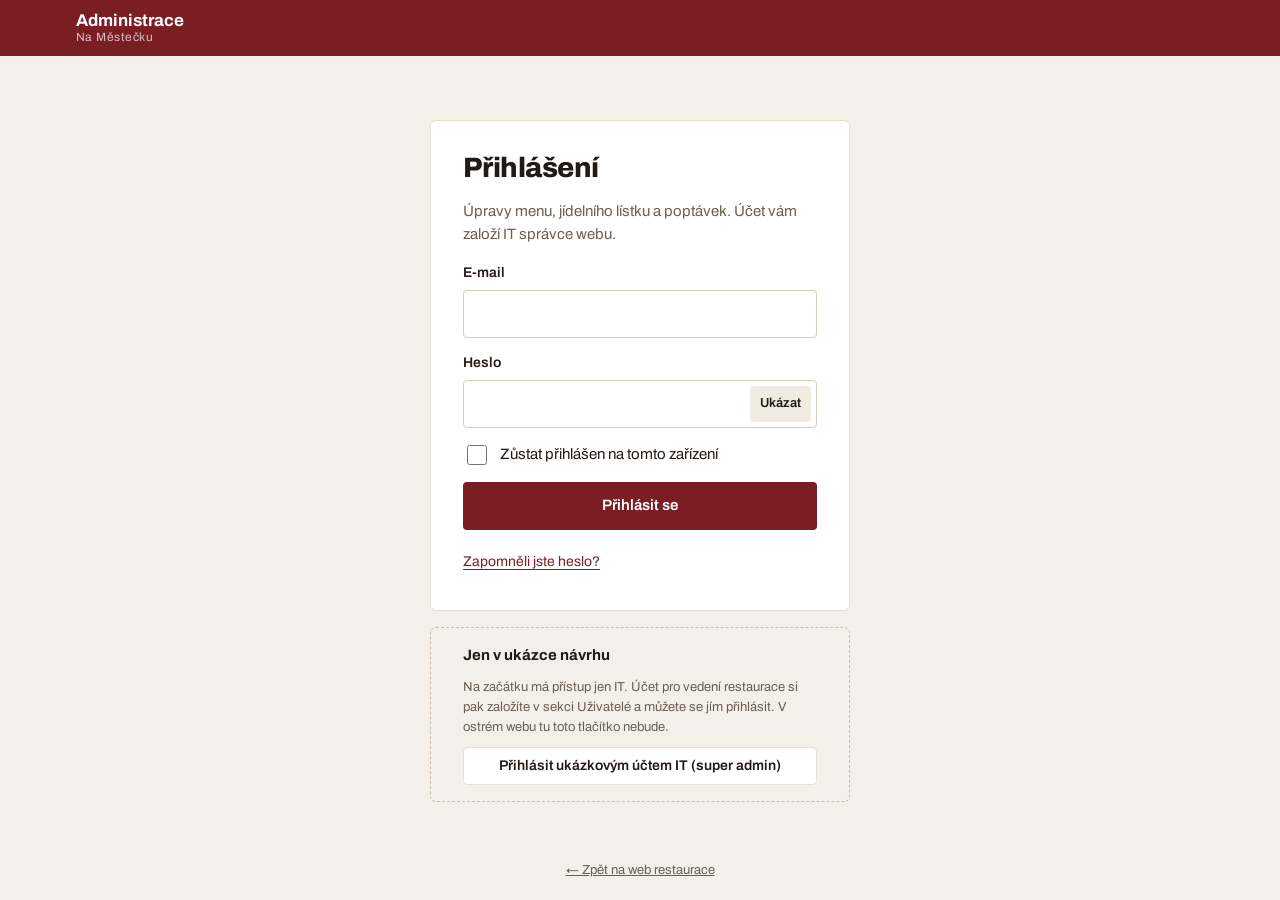
<file: admin.html>
<!doctype html>
<html lang="cs">
<head>
<meta charset="utf-8">
<meta name="viewport" content="width=device-width, initial-scale=1, viewport-fit=cover">
<title>Administrace – Na Městečku</title>
<meta name="robots" content="noindex, nofollow">
<link rel="icon" href="ikony/favicon.ico?v=2" sizes="32x32">
<link rel="icon" href="ikony/favicon.svg?v=2" type="image/svg+xml">
<link rel="apple-touch-icon" href="ikony/apple-touch-icon.png?v=2">
<link rel="manifest" href="ikony/site.webmanifest?v=2">
<script src="auth.js?v=20261127f"></script>
<script>Ucty.vyzadujPrihlaseni();</script>
<link rel="preconnect" href="https://fonts.googleapis.com">
<link rel="stylesheet" href="https://fonts.googleapis.com/css2?family=Archivo:wdth,wght@62..125,400..800&display=swap">
<link rel="stylesheet" href="styles.css?v=20261127f">
<style>
/* Administrace: na telefonu jeden sloupec se spodní navigací, na počítači boční panel a živý náhled vpravo. */
body { background: #f3f0e9; padding-bottom: 140px; }
.adm-top { position: sticky; top: 0; z-index: 30; background: var(--wine); color: #fff; }
.adm-top .wrap { display: flex; align-items: center; gap: 12px; height: 56px; }
.adm-top .brand { color: #fff; margin-right: 0; }
.adm-top .brand-text small { color: rgba(255,255,255,.6); }
.adm-top .brand-mark { width: 34px; height: 34px; font-size: 17px; }
.adm-ucet { margin-left: auto; display: inline-flex; align-items: center; gap: 8px; min-height: 40px; padding: 0 10px; border: 1px solid rgba(255,255,255,.3); border-radius: 4px; background: none; color: #fff; font: 600 14px/1 var(--f-body); cursor: pointer; }
.adm-ucet svg { width: 18px; height: 18px; }
.adm-ucet .jm { display: none; }
.adm-top a.view { color: #fff; font-size: 14px; font-weight: 600; text-decoration: none; border: 1px solid rgba(255,255,255,.3); border-radius: 4px; padding: 6px 12px; white-space: nowrap; }
.adm { display: grid; gap: 0; }
.adm-side { display: none; }
.adm-main { padding: 16px 0 24px; min-width: 0; }
.adm-tabs { position: fixed; z-index: 35; left: 0; right: 0; bottom: 0; display: grid; grid-auto-flow: column; grid-auto-columns: minmax(0, 1fr); background: #fff; border-top: 1px solid var(--line); padding-bottom: env(safe-area-inset-bottom); }
.adm-tabs button, .adm-side button { appearance: none; border: 0; background: none; font: inherit; cursor: pointer; color: var(--muted); }
.adm-tabs button { display: grid; justify-items: center; gap: 2px; padding: 8px 0 9px; font-size: 12px; font-weight: 600; position: relative; }
.adm-tabs svg, .adm-side svg { width: 22px; height: 22px; }
.adm-tabs button.on { color: var(--wine); }
.cnt { position: absolute; top: 4px; left: calc(50% + 6px); background: var(--wine); color: #fff; border-radius: 4px; font-size: 10px; font-weight: 700; padding: 1px 6px; }
.view-pane { display: none; }
.view-pane.on { display: block; }

.adm-head { display: grid; gap: 12px; margin-bottom: 14px; }
.adm-head h1 { font-size: 28px; }
.week-nav { display: flex; align-items: center; gap: 8px; }
.week-nav button { width: 40px; height: 40px; border-radius: 4px; border: 1px solid var(--line); background: #fff; cursor: pointer; font-size: 18px; color: var(--ink); }
.week-nav b { font-size: 16px; flex: 1; text-align: center; }
.status { display: inline-flex; align-items: center; gap: 6px; font-size: 13px; font-weight: 600; color: var(--green); }
.status::before { content: ""; width: 8px; height: 8px; border-radius: 50%; background: currentColor; }
.status.draft { color: #8a5309; }
.quick { display: grid; grid-template-columns: 1fr 1fr; gap: 8px; }
.quick .btn { min-height: 44px; font-size: 14px; padding: 6px 12px; background: #fff; white-space: normal; justify-content: flex-start; text-align: left; line-height: 1.2; }
.quick .btn svg { color: var(--wine); }
.tip { display: flex; gap: 10px; align-items: flex-start; background: var(--gold-soft); border-radius: 4px; padding: 10px 12px; font-size: 14px; color: #6a4708; margin-bottom: 14px; }
.tip b { color: #4d3305; }

.editor { display: grid; gap: 16px; }
.dayed { background: #fff; border: 1px solid var(--line); border-radius: 4px; overflow: visible; }
.dayed .day-tabs { padding: 10px 10px 0; }
.dayed .day-tab.filled span::after { content: " ✓"; color: var(--green); font-weight: 700; }
.dayed .day-tab[aria-selected="true"].filled span::after { color: #b8f0cd; }
.dayed-body { padding: 14px; display: grid; gap: 14px; }
.row-head { display: flex; justify-content: space-between; align-items: center; gap: 10px; }
.row-head h2 { font-size: 21px; }
.vikend-tip { margin-bottom: 4px; }
.day-tab.vikend span { white-space: nowrap; }
#ed-tabs.day-tabs { grid-template-columns: repeat(5, minmax(0, 1fr)) minmax(0, 1.5fr); }
.row-akce { display: flex; flex-wrap: wrap; align-items: center; gap: 8px 14px; justify-content: flex-end; }
.vychozi-cena { display: flex; flex-wrap: wrap; align-items: center; gap: 8px 12px; margin-bottom: 14px; padding: 10px 12px; background: #fff; border: 1px solid var(--line); border-radius: 4px; }
.vychozi-cena > label:first-child { font-weight: 700; font-size: 15px; }
.vychozi-cena > span { flex: 1 1 220px; color: var(--muted); font-size: 13px; }
.sw { display: inline-flex; align-items: center; gap: 8px; font-size: 14px; font-weight: 600; color: var(--muted); cursor: pointer; }
.sw input { width: 40px; height: 22px; appearance: none; background: #ddd2c5; border-radius: 4px; position: relative; cursor: pointer; transition: background .15s; flex: none; }
.sw input::after { content: ""; position: absolute; top: 3px; left: 3px; width: 16px; height: 16px; border-radius: 50%; background: #fff; transition: transform .15s; }
.sw input:checked { background: var(--wine); }
.sw input:checked::after { transform: translateX(18px); }
.lbl2 { font-size: 12px; font-weight: 700; letter-spacing: .08em; text-transform: uppercase; color: var(--muted); }
.ac { position: relative; }
.ac input, .price input { width: 100%; height: 48px; border-radius: 4px; border: 1px solid #d9ccbd; background: #fff; padding: 0 12px; font: inherit; font-size: 16px; color: var(--ink); }
.ac input:focus, .price input:focus { outline: 2px solid var(--wine); outline-offset: 1px; border-color: transparent; }
.ac-list { position: absolute; z-index: 25; left: 0; right: 0; top: calc(100% + 4px); background: #fff; border: 1px solid var(--line); border-radius: 4px; box-shadow: var(--shadow); list-style: none; margin: 0; padding: 6px; display: none; max-height: 300px; overflow: auto; }
.ac-list.open { display: block; }
.ac-list li { padding: 9px 10px; border-radius: 8px; cursor: pointer; display: grid; gap: 2px; }
.ac-list li:hover, .ac-list li.hl { background: var(--chip); }
.ac-list li b { font-weight: 600; font-size: 15px; }
.ac-list li small { color: var(--muted); font-size: 12px; }
.ac-list li mark { background: var(--gold-soft); color: inherit; border-radius: 3px; }
.ac-head { font-size: 11px; font-weight: 700; letter-spacing: .08em; text-transform: uppercase; color: var(--muted); padding: 6px 10px 4px; }
.soup-ed { display: grid; gap: 8px; }
.meal-ed { display: grid; grid-template-columns: 28px minmax(0, 1fr); gap: 8px 10px; padding: 12px; border: 1px solid var(--line); border-radius: 4px; background: #fdfaf6; }
.meal-ed .meal-no { width: 28px; height: 28px; margin-top: 10px; }
.meal-fields { display: grid; gap: 8px; min-width: 0; }
.meal-line2 { display: flex; flex-wrap: wrap; gap: 8px; align-items: center; }
.price { position: relative; width: 110px; }
.price input { padding-right: 34px; text-align: right; }
.price::after { content: "Kč"; position: absolute; right: 12px; top: 14px; color: var(--muted); font-size: 14px; }
.alg-btn { display: inline-flex; align-items: center; gap: 6px; height: 40px; padding: 0 10px; border-radius: 4px; border: 1px dashed #cdbca8; background: #fff; font: inherit; font-size: 13px; color: var(--muted); cursor: pointer; }
.alg-btn .alg span { background: var(--wine-soft); color: var(--wine); }
.veg { display: inline-flex; align-items: center; gap: 6px; font-size: 13px; font-weight: 600; color: var(--muted); }
.veg input { width: 18px; height: 18px; accent-color: var(--green); }
.del { margin-left: auto; width: 36px; height: 36px; border-radius: 4px; border: 0; background: transparent; color: var(--muted); cursor: pointer; font-size: 20px; }
.del:hover { background: var(--wine-soft); color: var(--wine); }
.alg-pick { display: none; grid-template-columns: repeat(7, 1fr); gap: 4px; padding-top: 4px; }
.alg-pick.open { display: grid; }
.alg-pick button { height: 38px; border-radius: 8px; border: 1px solid var(--line); background: #fff; font: 600 13px/1 var(--f-body); cursor: pointer; color: var(--muted); display: grid; gap: 1px; place-items: center; padding: 2px 0; }
.alg-pick button small { font-size: 8.5px; font-weight: 500; max-width: 100%; overflow: hidden; text-overflow: ellipsis; white-space: nowrap; padding: 0 2px; }
.alg-pick button.on { background: var(--wine); border-color: var(--wine); color: #fff; }
.add-meal { min-height: 46px; border-radius: 4px; border: 1.5px dashed #cdbca8; background: transparent; font: 600 15px/1 var(--f-body); color: var(--wine); cursor: pointer; }
.closed-note { display: none; }
.is-closed .closed-note { display: block; }
.is-closed .open-only { display: none; }

.save-bar { position: fixed; z-index: 34; left: 0; right: 0; bottom: calc(58px + env(safe-area-inset-bottom)); padding: 10px var(--gutter); background: rgba(244,239,232,.96); border-top: 1px solid var(--line); display: flex; gap: 8px; align-items: center; }
.save-bar .btn-primary { flex: 1; }
.save-bar small { display: none; color: var(--muted); font-size: 13px; }

.preview { display: none; }
.preview-phone { width: 340px; border: 10px solid #231a15; border-radius: 28px; background: var(--bg); overflow: hidden; box-shadow: var(--shadow); }
.preview-phone iframe { display: block; width: 320px; height: 600px; border: 0; background: #fbfaf6; }
.preview h2 { font-size: 15px; font-family: var(--f-body); font-weight: 700; color: var(--muted); margin-bottom: 10px; display: flex; justify-content: space-between; }

.toast { position: fixed; z-index: 60; left: 50%; bottom: 140px; transform: translate(-50%, 20px); opacity: 0; transition: .2s; background: #24150f; color: #fff; padding: 12px 18px; border-radius: 4px; font-size: 14px; font-weight: 600; max-width: calc(100% - 32px); pointer-events: none; }
.toast.show { opacity: 1; transform: translate(-50%, 0); }

dialog { border: 0; border-radius: 4px; padding: 0; width: min(720px, calc(100% - 24px)); max-height: calc(100% - 24px); box-shadow: 0 20px 60px rgba(0,0,0,.3); }
dialog::backdrop { background: rgba(36,21,15,.55); }
.dlg { display: grid; gap: 12px; padding: 18px; }
.dlg h2 { font-size: 24px; }
.dlg p { color: var(--muted); font-size: 14px; }
.dlg textarea { width: 100%; min-height: 220px; border-radius: 4px; border: 1px solid #d9ccbd; padding: 12px; font: 14px/1.5 ui-monospace, Consolas, monospace; }
.parsed { display: grid; gap: 8px; max-height: 260px; overflow: auto; }
.parsed div { background: var(--chip); border-radius: 4px; padding: 8px 12px; font-size: 14px; }
.parsed b { display: block; }
.dlg-actions { display: flex; flex-wrap: wrap; gap: 8px; justify-content: flex-end; }

.list-ed { display: grid; gap: 12px; }
.list-cat { background: #fff; border: 1px solid var(--line); border-radius: 4px; padding: 14px; display: grid; gap: 4px; }
.list-cat h2 { font-size: 20px; display: flex; justify-content: space-between; align-items: center; gap: 8px; }
.list-row { display: grid; grid-template-columns: 18px minmax(0, 1fr) 96px; gap: 10px; align-items: center; padding: 8px 0; border-bottom: 1px solid var(--line); font-size: 15px; }
.list-row:last-child { border-bottom: 0; }
.list-row .grip { color: #c7b8a6; cursor: grab; }
.list-row .price input { height: 40px; }
.list-row .price::after { top: 10px; }
.list-row .price { width: 96px; }
/* Editor jídelního lístku */
.lc-pozn { color: var(--muted); font-size: 14px; margin: 0 0 4px; }
.lr { border-bottom: 1px solid var(--line); }
.lr:last-of-type { border-bottom: 0; }
.lr-hlava { display: grid; grid-template-columns: 24px minmax(0, 1fr) 104px; gap: 8px; align-items: center; padding: 6px 0; }
.lr-tah { display: grid; place-items: center; height: 44px; color: #9c8a74; cursor: grab; touch-action: none; user-select: none; font-size: 20px; font-weight: 700; letter-spacing: -3px; border-radius: 4px; }
.lr-tah:hover { background: var(--wine-soft); color: var(--wine); }
.lr.tazeno { background: #fff; box-shadow: 0 6px 18px rgba(36,21,15,.15); position: relative; z-index: 2; border-radius: 4px; }
.lr.tazeno .lr-tah { cursor: grabbing; color: var(--wine); }
.lr-nazev { display: grid; gap: 2px; text-align: left; min-height: 48px; padding: 6px 8px; margin-left: -8px; border: 0; border-radius: 4px; background: transparent; font: inherit; color: var(--ink); cursor: pointer; min-width: 0; }
.lr-nazev:hover, .lr.open .lr-nazev { background: var(--wine-soft); }
.lr-nazev b { font-size: 15px; font-weight: 600; overflow-wrap: anywhere; }
.lr-nazev small { color: var(--muted); font-size: 13px; overflow: hidden; text-overflow: ellipsis; white-space: nowrap; }
.lr-nazev .badge { justify-self: start; }
.lr .price { width: 104px; }
.lr .price input { height: 44px; }
.lr .price::after { top: 12px; }
.lr.skryta .lr-nazev b, .lr.skryta .price input { color: var(--muted); }
.lr.skryta .lr-nazev b { text-decoration: line-through; text-decoration-color: #c7b8a6; }
.lr-detail { display: grid; gap: 10px; padding: 4px 0 14px; }
.lr-2 { display: grid; gap: 10px; grid-template-columns: minmax(0, 1fr); }
.lr-detail .field input { min-height: 44px; }
.lr-detail .alg-pick { display: grid; }
.lr-akce { display: flex; flex-wrap: wrap; gap: 8px; }
.lr-akce .smazat { margin-left: auto; color: var(--wine); }
.list-cat .add-meal { margin-top: 6px; }
#v-listek { padding-bottom: 76px; }
/* Fotky a texty */
#v-vice { padding-bottom: 76px; }
#v-vice .list-cat { gap: 10px; }
.field textarea { min-height: 72px; }
.doba-ed { display: grid; }
.doba-radek { display: grid; grid-template-columns: 74px minmax(0, 1fr); gap: 8px 12px; align-items: center; padding: 8px 0; border-bottom: 1px solid var(--line); }
.doba-radek:last-child { border-bottom: 0; }
.doba-radek b { font-size: 15px; }
.doba-casy { display: flex; flex-wrap: wrap; gap: 8px; align-items: center; }
.doba-casy input[type="time"], .vyj input[type="time"], .vyj input[type="date"] { height: 44px; border-radius: 4px; border: 1px solid #d9ccbd; background: #fff; padding: 0 8px; font: inherit; font-size: 16px; color: var(--ink); min-width: 0; }
.doba-radek.zavreno input[type="time"], .vyj.zavreno input[type="time"] { display: none; }
.vyj-seznam { display: grid; gap: 8px; }
.vyj { display: grid; gap: 8px; padding: 10px; border: 1px solid var(--line); border-radius: 4px; background: #fdfaf6; }
.vyj-radek { display: flex; flex-wrap: wrap; gap: 8px; align-items: center; }
.vyj input[type="text"] { flex: 1 1 180px; height: 44px; border-radius: 4px; border: 1px solid #d9ccbd; background: #fff; padding: 0 12px; font: inherit; font-size: 16px; min-width: 0; }
.vyj.minula { opacity: .6; }
#sk-jidla input, #ra-polozky input { flex: 1 1 200px; height: 44px; border-radius: 4px; border: 1px solid #d9ccbd; background: #fff; padding: 0 12px; font: inherit; font-size: 16px; min-width: 0; }
.gal { display: grid; grid-template-columns: repeat(2, minmax(0, 1fr)); gap: 10px; }
.gal-f { display: grid; gap: 6px; align-content: start; }
.gal-f img { width: 100%; aspect-ratio: 4 / 3; object-fit: cover; border-radius: 4px; background: #eee6da; }
.gal-f:first-child img { outline: 3px solid var(--wine); outline-offset: -3px; }
.gal-f input { height: 40px; border-radius: 4px; border: 1px solid #d9ccbd; padding: 0 10px; font: inherit; font-size: 14px; min-width: 0; }
.gal-akce { display: flex; gap: 4px; }
.gal-akce button { flex: 1; min-height: 38px; padding: 0 6px; }
.gal-nahrat { justify-self: start; cursor: pointer; background: #fff; }
.gal-nahrat:focus-within { outline: 2px solid var(--wine); outline-offset: 2px; }
@media (min-width: 640px) { .gal { grid-template-columns: repeat(3, minmax(0, 1fr)); } }
@media (min-width: 1000px) { #v-vice { padding-bottom: 0; } .gal { grid-template-columns: repeat(4, minmax(0, 1fr)); } }
@media (min-width: 640px) { .lr-2 { grid-template-columns: 160px minmax(0, 1fr); } }
@media (min-width: 1000px) { #v-listek { padding-bottom: 0; } }
.inq { background: #fff; border: 1px solid var(--line); border-radius: 4px; padding: 14px; display: grid; gap: 6px; }
.inq-top { display: flex; justify-content: space-between; gap: 10px; align-items: baseline; flex-wrap: wrap; }
.inq-top h2 { font-size: 20px; }
.inq p { color: var(--muted); font-size: 14px; }
.inq .meta { display: flex; flex-wrap: wrap; gap: 6px; }

@media (min-width: 1000px) {
  body { padding-bottom: 0; }
  .adm-ucet .jm { display: inline; }
  .adm { grid-template-columns: 230px minmax(0, 1fr); min-height: calc(100vh - 56px); }
  .adm-side { display: grid; align-content: start; gap: 4px; padding: 20px 12px; background: #fff; border-right: 1px solid var(--line); position: sticky; top: 56px; height: calc(100vh - 56px); }
  .adm-side button { display: flex; align-items: center; gap: 12px; padding: 11px 12px; border-radius: 4px; font-weight: 600; font-size: 15px; text-align: left; position: relative; }
  .adm-side button.on { background: var(--wine-soft); color: var(--wine); }
  .adm-side .cnt { position: static; margin-left: auto; }
  .adm-tabs { display: none; }
  .adm-main { padding: 28px 32px 40px; }
  .adm-main > .wrap { padding: 0; max-width: 1180px; margin: 0; }
  .adm-head { grid-template-columns: 1fr auto; align-items: end; }
  .quick { grid-template-columns: repeat(4, auto); justify-content: start; }
  .editor { align-items: start; }
  .save-bar { position: sticky; bottom: 0; margin-top: 16px; border: 1px solid var(--line); border-radius: 4px; background: #fff; }
  .save-bar small { display: block; flex: 1; }
  .save-bar .btn-primary { flex: none; }
  .toast { bottom: 40px; }
  .dayed-body { padding: 20px; }
  .meal-line2 { flex-wrap: nowrap; }
}

/* Uživatelé (jen super admin) a můj účet */
.uz-seznam { display: grid; gap: 10px; }
.uz { background: #fff; border: 1px solid var(--line); border-radius: 4px; padding: 14px; display: grid; gap: 10px; }
.uz.blok { background: #faf8f4; }
.uz-hlava { display: flex; flex-wrap: wrap; gap: 6px 10px; align-items: baseline; }
.uz-hlava h3 { font-size: 18px; font-family: var(--f-body); font-weight: 700; }
.uz-hlava .em { color: var(--muted); font-size: 14px; overflow-wrap: anywhere; }
.uz-meta { display: flex; flex-wrap: wrap; gap: 6px; align-items: center; font-size: 13px; color: var(--muted); }
.uz-akce { display: flex; flex-wrap: wrap; gap: 8px; align-items: center; }
.uz-akce select { min-height: 38px; border-radius: 4px; border: 1px solid #d9ccbd; background: #fff; padding: 0 10px; font: 600 14px var(--f-body); color: var(--ink); }
.uz-akce .btn { background: #fff; }
.badge.seda { background: #ece7dd; color: var(--muted); }
.uz-sekce { font-size: 15px; font-family: var(--f-body); font-weight: 700; color: var(--muted); margin: 20px 0 8px; }
.zaznam { list-style: none; margin: 0; padding: 0; background: #fff; border: 1px solid var(--line); border-radius: 4px; }
.zaznam li { display: grid; gap: 2px; padding: 10px 14px; border-top: 1px solid var(--line); font-size: 14px; }
.zaznam li:first-child { border-top: 0; }
.zaznam time { font-size: 12px; color: var(--muted); }
.odkaz-box { display: grid; gap: 8px; background: var(--chip); border-radius: 4px; padding: 12px; }
.odkaz-box input { width: 100%; min-height: 44px; border: 1px solid #d9ccbd; border-radius: 4px; padding: 0 10px; font: 13px ui-monospace, Consolas, monospace; background: #fff; color: var(--ink); }
.role-volba { display: grid; gap: 8px; border: 0; padding: 0; margin: 0; }
.role-volba legend { font-size: 14px; font-weight: 600; margin-bottom: 6px; padding: 0; }
.role-volba label { display: grid; grid-template-columns: 20px minmax(0, 1fr); gap: 2px 10px; padding: 10px 12px; border: 1px solid var(--line); border-radius: 4px; cursor: pointer; }
.role-volba label:has(input:checked) { border-color: var(--wine); background: var(--wine-soft); }
.role-volba input { grid-row: span 2; width: 18px; height: 18px; margin: 2px 0 0; accent-color: var(--wine); }
.role-volba small { color: var(--muted); font-size: 13px; }
.dlg-chyba { background: var(--wine-soft); color: var(--wine-2); border-radius: 4px; padding: 10px 12px; font-size: 14px; font-weight: 600; }
.dlg-chyba:empty { display: none; }
#dlg-ucet, #dlg-pozvat { width: min(520px, calc(100% - 24px)); }
.ucet-info { display: grid; gap: 2px; padding: 12px; background: var(--chip); border-radius: 4px; font-size: 14px; }
.ucet-info b { font-size: 16px; }
@media (min-width: 1000px) {
  .uz { grid-template-columns: minmax(0, 1fr) auto; align-items: center; }
  .uz-akce { justify-content: flex-end; }
}

/* Tisk týdenního menu na A4 (tlačítko „Vytisknout A4“) */
#tisk { display: none; }
@media print {
  @page { size: A4; margin: 16mm; }
  body { background: #fff; padding: 0; }
  body > *:not(#tisk) { display: none !important; }
  #tisk { display: block; font-family: var(--f-body); color: #000; }
  #tisk h1 { font-size: 34pt; text-align: center; color: var(--wine); }
  #tisk .sub { text-align: center; font-size: 12pt; margin: 4pt 0 14pt; }
  #tisk .pday { break-inside: avoid; border-top: 2px solid var(--wine); padding: 8pt 0 10pt; }
  #tisk .pday h2 { font-size: 15pt; margin-bottom: 4pt; }
  #tisk .pday p { margin: 2pt 0; font-size: 11.5pt; display: flex; justify-content: space-between; gap: 10pt; }
  #tisk .foot { margin-top: 12pt; text-align: center; font-size: 10pt; }
}

/* Návrh menu z historie */
.quick .btn.hl { background: var(--gold-soft); border-color: var(--gold); }
.quick .btn.hl svg { color: #8a5d0b; }
#dlg-navrh { width: min(1280px, calc(100% - 24px)); overflow: auto; }
#dlg-navrh .dlg-actions { position: sticky; bottom: 0; background: #fff; padding: 10px 0 4px; margin-bottom: -4px; display: grid; grid-template-columns: 1fr 1fr; }
#dlg-navrh .dlg-actions .btn-primary { grid-column: 1 / -1; }
@media (max-width: 999px) { .nv-days { max-height: none; overflow: visible; } }
.nv-days { display: grid; gap: 10px; max-height: min(58vh, 620px); overflow: auto; padding-right: 2px; }
.nv-day { border: 1px solid var(--line); border-radius: 4px; padding: 10px 12px; display: grid; gap: 4px; background: #fdfaf6; }
.nv-day h3 { font-size: 16px; font-family: var(--f-body); font-weight: 700; }
.nv-row { display: grid; grid-template-columns: 22px minmax(0, 1fr) auto; gap: 8px; align-items: center; padding: 5px 0; border-top: 1px dashed var(--line); }
.nv-row:first-of-type { border-top: 0; }
.nv-row .k { font-size: 11px; font-weight: 700; color: var(--muted); text-align: center; }
.nv-row b { font-size: 14.5px; font-weight: 600; display: block; line-height: 1.3; }
.nv-row small { font-size: 12px; color: var(--muted); }
.nv-row .bm { color: var(--green); font-weight: 700; }
.lock { width: 34px; height: 34px; border-radius: 4px; border: 1px solid var(--line); background: #fff; cursor: pointer; font-size: 15px; color: var(--muted); }
.lock.on { background: var(--wine); border-color: var(--wine); color: #fff; }
.nv-akce { display: flex; gap: 6px; }
.lock.vymen { font-size: 17px; font-weight: 700; color: var(--wine); }
.lock.vymen:disabled { opacity: .35; cursor: default; }
.nv-info { display: flex; flex-wrap: wrap; gap: 6px; }
@media (min-width: 1000px) {
  .quick { grid-template-columns: repeat(5, auto); }
  .nv-days { grid-template-columns: repeat(5, minmax(0, 1fr)); max-height: none; }
  #dlg-navrh .dlg-actions { display: flex; position: static; }
  .nv-row { grid-template-columns: minmax(0, 1fr) auto; }
  .nv-row .k { display: none; }
}
#sk-jidla .alg-pole, #ra-polozky .alg-pole, #sk-polevka-a { flex: 0 0 92px; width: 92px; min-width: 0; }
.vyj-radek:has(.alg-pole) { flex-wrap: nowrap; }
#sk-polevka { flex: 1 1 auto; min-width: 0; }
</style>
</head>
<body>

<header class="adm-top">
  <div class="wrap">
    <a class="brand" href="admin.html"><span class="brand-text"><b style="font-size:17px">Administrace</b><small>Na Městečku</small></span></a>
    <button class="adm-ucet" id="b-ucet" aria-haspopup="dialog"><svg viewBox="0 0 24 24" fill="none" stroke="currentColor" stroke-width="2" aria-hidden="true"><circle cx="12" cy="8" r="4"/><path d="M4 21c0-4 4-6 8-6s8 2 8 6"/></svg><span class="jm" id="ucet-jmeno"></span><span class="sr">Můj účet</span></button>
    <a class="view" href="navod.html">Návod</a>
    <a class="view" href="uvod.html" target="_blank">Zobrazit web ↗</a>
  </div>
</header>

<div class="adm">
  <nav class="adm-side" aria-label="Sekce">
    <button class="on" data-view="menu"><svg viewBox="0 0 24 24" fill="none" stroke="currentColor" stroke-width="2"><rect x="3" y="4" width="18" height="17" rx="2"/><path d="M3 9h18M8 2v4M16 2v4"/></svg>Denní menu</button>
    <button data-view="listek"><svg viewBox="0 0 24 24" fill="none" stroke="currentColor" stroke-width="2"><path d="M4 4h12l4 4v12H4z"/><path d="M8 11h8M8 15h8M8 7h4"/></svg>Jídelní lístek</button>
    <button data-view="poptavky"><svg viewBox="0 0 24 24" fill="none" stroke="currentColor" stroke-width="2"><path d="M4 4h16v12H8l-4 4z"/></svg>Poptávky<span class="cnt">2</span></button>
    <button data-view="vice"><svg viewBox="0 0 24 24" fill="none" stroke="currentColor" stroke-width="2"><rect x="3" y="5" width="18" height="14" rx="2"/><circle cx="9" cy="10" r="2"/><path d="m21 16-5-5-8 8"/></svg>Fotky a texty</button>
    <button data-view="uzivatele" data-jen="superadmin" hidden><svg viewBox="0 0 24 24" fill="none" stroke="currentColor" stroke-width="2"><circle cx="9" cy="8" r="3.5"/><path d="M2.5 20c0-3.5 3-5.5 6.5-5.5s6.5 2 6.5 5.5"/><path d="M16 4.5a3.5 3.5 0 0 1 0 7M18 14.8c2.2.6 3.5 2.4 3.5 5.2"/></svg>Uživatelé</button>
  </nav>

  <main class="adm-main">
    <div class="wrap">

      <!-- ===== Denní menu ===== -->
      <section class="view-pane on" id="v-menu">
        <div class="adm-head">
          <div style="display:grid;gap:6px">
            <h1>Denní menu</h1>
            <span class="status" id="status">Zveřejněno</span>
          </div>
          <div class="week-nav"><button id="prev" aria-label="Předchozí týden">‹</button><b id="week-label" class="num">16.–20. 11. 2026</b><button id="next" aria-label="Další týden">›</button></div>
        </div>

        <div class="quick" style="margin-bottom:14px">
          <button class="btn btn-ghost hl" id="b-navrh"><svg viewBox="0 0 24 24" fill="none" stroke="currentColor" stroke-width="2"><path d="M12 3v3M12 18v3M3 12h3M18 12h3M5.6 5.6l2.1 2.1M16.3 16.3l2.1 2.1M5.6 18.4l2.1-2.1M16.3 7.7l2.1-2.1"/><circle cx="12" cy="12" r="3"/></svg>Navrhnout menu</button>
          <button class="btn btn-ghost" id="b-copy"><svg viewBox="0 0 24 24" fill="none" stroke="currentColor" stroke-width="2"><rect x="8" y="8" width="13" height="13" rx="2"/><path d="M16 8V5a2 2 0 0 0-2-2H5a2 2 0 0 0-2 2v9a2 2 0 0 0 2 2h3"/></svg>Kopie minulého týdne</button>
          <button class="btn btn-ghost" id="b-paste"><svg viewBox="0 0 24 24" fill="none" stroke="currentColor" stroke-width="2"><path d="M9 4h6v3H9z"/><path d="M15 5h3v16H6V5h3"/><path d="M9 12h6M9 16h4"/></svg>Vložit text</button>
          <button class="btn btn-ghost" id="b-alergeny" title="Doplní navržené alergeny k jídlům týdne, která je ještě nemají"><svg viewBox="0 0 24 24" fill="none" stroke="currentColor" stroke-width="2"><path d="M12 3l2.5 5 5.5.8-4 3.9.9 5.5L12 15.6 7.1 18.2l.9-5.5-4-3.9 5.5-.8z"/></svg>Doplnit alergeny</button>
          <button class="btn btn-ghost" id="b-print"><svg viewBox="0 0 24 24" fill="none" stroke="currentColor" stroke-width="2"><path d="M6 9V3h12v6M6 18H4v-7h16v7h-2"/><rect x="6" y="14" width="12" height="7"/></svg>Vytisknout A4</button>
          <button class="btn btn-ghost" id="b-reset"><svg viewBox="0 0 24 24" fill="none" stroke="currentColor" stroke-width="2"><path d="M3 12a9 9 0 1 0 3-6.7L3 8"/><path d="M3 3v5h5"/></svg>Vrátit ukázku</button>
        </div>

        <div class="vychozi-cena">
          <label for="vc-cena">Výchozí cena menu</label>
          <label class="price"><span class="sr">Výchozí cena v Kč</span><input id="vc-cena" inputmode="numeric" placeholder="0"></label>
          <span>Předvyplní se u každého nového jídla. U jednotlivých jídel ji můžete změnit.</span>
        </div>
        <div class="vychozi-cena">
          <label for="tyden-pozn">Poznámka pod menu</label>
          <input id="tyden-pozn" maxlength="160" style="flex:1 1 260px;min-width:0;height:44px;border-radius:4px;border:1px solid #d9ccbd;padding:0 12px;font:inherit;font-size:16px" placeholder="Např. Polévka je v ceně, výdej 10–15 h, i s sebou.">
        </div>

        <p class="tip"><span>💡</span><span><b>Stačí začít psát.</b> Nabídneme jídla, která už jste vařili, a doplníme k nim alergeny i cenu. U nového jídla alergeny navrhneme podle názvu – vždy je prosím zkontrolujte. Celý týden můžete také vložit najednou z Wordu nebo e-mailu.</span></p>

        <div class="editor">
          <div>
            <div class="dayed" id="dayed">
              <div class="day-tabs" role="tablist" id="ed-tabs"></div>
              <div class="dayed-body" id="ed-body"></div>
            </div>
            <div class="save-bar">
              <small id="save-hint">Změny se na webu ukážou hned po uložení.</small>
              <a class="btn btn-ghost" href="uvod.html?nahled=1" target="_blank" style="background:#fff" title="Web s rozpracovaným menu, než ho zveřejníte">Náhled</a>
              <button class="btn btn-primary" id="b-save">Uložit a zveřejnit</button>
            </div>
          </div>
        </div>
      </section>

      <!-- ===== Jídelní lístek ===== -->
      <section class="view-pane" id="v-listek">
        <div class="adm-head"><div style="display:grid;gap:6px"><h1>Jídelní lístek</h1><span class="status" id="lst-stav">Zveřejněno</span></div></div>
        <p class="tip"><span>💡</span><span>Cenu změníte přímo v řádku, pořadí přetažením za ⋮⋮. Klepnutím na název upravíte popis, alergeny a angličtinu, u nového jídla je navrhneme sami. Jídlo, které dočasně nevaříte, stačí skrýt, smazat ho nemusíte.</span></p>
        <div class="list-ed" id="list-ed"></div>
        <div class="save-bar lst-bar">
          <small id="lst-hint">Lístek se na webu změní hned po uložení.</small>
          <a class="btn btn-ghost" href="listek.html" target="_blank" style="background:#fff">Náhled</a>
          <button class="btn btn-primary" id="lst-ulozit">Uložit a zveřejnit</button>
        </div>
      </section>

      <!-- ===== Poptávky ===== -->
      <section class="view-pane" id="v-poptavky">
        <div class="adm-head"><div style="display:grid;gap:6px"><h1>Poptávky</h1><span class="status draft">2 nové</span></div></div>
        <div class="list-ed">
          <div class="inq"><div class="inq-top"><h2>Zájezd · 48 osob</h2><span class="badge gold">Nová</span></div><div class="meta"><span class="badge">So 23. 5. 2027</span><span class="badge">příjezd 12:30</span><span class="badge">oběd po prohlídce zámku</span></div><p>„Dobrý den, chystáme zájezd na zámek Lysice, prosíme o nabídku obědového menu, 3 vegetariáni.“ (ukázková poptávka)</p><div class="quick" style="margin-top:6px"><a class="btn btn-ghost btn-sm" href="#">Zavolat</a><a class="btn btn-ghost btn-sm" href="#">Odpovědět e-mailem</a></div></div>
          <div class="inq"><div class="inq-top"><h2>Svatba · 70 osob</h2><span class="badge gold">Nová</span></div><div class="meta"><span class="badge">So 12. 6. 2027</span><span class="badge">sál + zahrádka</span></div><p>„Zajímá nás svatební hostina a večerní raut, máte v tento termín volno?“ (ukázková poptávka)</p><div class="quick" style="margin-top:6px"><a class="btn btn-ghost btn-sm" href="#">Zavolat</a><a class="btn btn-ghost btn-sm" href="#">Odpovědět e-mailem</a></div></div>
          <div class="inq" style="opacity:.7"><div class="inq-top"><h2>Oslava 60. narozenin · 25 osob</h2><span class="badge green">Vyřízeno</span></div><div class="meta"><span class="badge">Pá 4. 12. 2026</span></div></div>
        </div>
      </section>

      <!-- ===== Fotky a texty ===== -->
      <section class="view-pane" id="v-vice">
        <div class="adm-head"><div style="display:grid;gap:6px"><h1>Fotky a texty</h1><span class="status" id="pv-stav">Zveřejněno</span></div></div>
        <div class="list-ed">
          <div class="list-cat" id="oznameni-ed">
            <h2>Oznámení nahoře na webu</h2>
            <p class="lc-pozn">Např. „Na Štědrý den máme zavřeno“ nebo „1.–7. 8. dovolená, vaříme zase od pondělí 8. 8.“ Ukáže se na všech stránkách v zadaných dnech.</p>
            <div class="field"><label for="oz-text">Text oznámení</label><textarea id="oz-text" maxlength="240" rows="2" placeholder="Nechte prázdné, když nic neoznamujete"></textarea></div>
            <div class="lr-2 oz-dny">
              <div class="field"><label for="oz-od">Ukázat od</label><input id="oz-od" type="date"></div>
              <div class="field"><label for="oz-do">Ukázat do (včetně)</label><input id="oz-do" type="date"></div>
            </div>
          </div>
          <div class="list-cat" id="doba-ed">
            <h2>Otevírací doba</h2>
            <div class="doba-ed" id="doba-dny"></div>
          </div>
          <div class="list-cat" id="vyjimky-ed">
            <h2>Svátky, dovolená a jiné výjimky</h2>
            <p class="lc-pozn">Dny, kdy je zavřeno nebo jiná doba. Na webu se ukážou 30 dní předem a stav „Teď otevřeno“ s nimi počítá.</p>
            <div id="vyjimky-seznam" class="vyj-seznam"></div>
            <button type="button" class="add-meal" id="vyj-pridat">+ Přidat výjimku</button>
          </div>
          <div class="list-cat" id="skupiny-ed">
            <h2>Nabídka pro skupinové zájezdy</h2>
            <p class="lc-pozn">Ukazuje se na stránce Zájezdy a oslavy v sekci „Napište nám, co chystáte“ vedle formuláře poptávky.</p>
            <div class="field"><label for="sk-nadpis">Nadpis</label><input id="sk-nadpis" maxlength="100"></div>
            <div class="field"><label for="sk-polevka">Polévka (nechte prázdné, když není)</label><div class="vyj-radek"><input id="sk-polevka" maxlength="160"><input type="text" class="alg-pole" id="sk-polevka-a" inputmode="numeric" aria-label="Alergeny polévky" placeholder="alergeny" title="Čísla alergenů, např. 1, 3, 9"></div></div>
            <div class="field"><span class="lbl">Jídla na výběr <small style="font-weight:400;color:#6b5f52">· vpravo čísla alergenů (navrhnou se samy, zkontrolujte je)</small></span><div id="sk-jidla" class="vyj-seznam"></div></div>
            <button type="button" class="add-meal" id="sk-pridat">+ Přidat jídlo</button>
            <div class="lr-2">
              <div class="field"><label for="sk-cena-bez">Cena za porci bez polévky (Kč)</label><input id="sk-cena-bez" inputmode="numeric"></div>
              <div class="field"><label for="sk-cena-s">Cena za porci s polévkou (Kč)</label><input id="sk-cena-s" inputmode="numeric"></div>
            </div>
            <div class="field"><label for="sk-pozn">Poznámka pod nabídkou</label><input id="sk-pozn" maxlength="300"></div>
          </div>
          <div class="list-cat" id="rauty-ed">
            <h2>Nabídka rautů s sebou</h2>
            <p class="lc-pozn">Ukazuje se na stránce Rauty.</p>
            <div class="field"><label for="ra-nadpis">Nadpis</label><input id="ra-nadpis" maxlength="100"></div>
            <div class="field"><span class="lbl">Co nabízíme <small style="font-weight:400;color:#6b5f52">· vpravo čísla alergenů (navrhnou se samy, zkontrolujte je)</small></span><div id="ra-polozky" class="vyj-seznam"></div></div>
            <button type="button" class="add-meal" id="ra-pridat">+ Přidat položku</button>
            <div class="lr-2">
              <div class="field"><label for="ra-cena-od">Cena od (Kč na osobu)</label><input id="ra-cena-od" inputmode="numeric"></div>
              <div class="field"><label for="ra-cena-do">Cena do (Kč na osobu)</label><input id="ra-cena-do" inputmode="numeric"></div>
            </div>
            <div class="field"><label for="ra-pozn">Poznámka pod nabídkou</label><input id="ra-pozn" maxlength="300"></div>
          </div>
          <div class="list-cat" id="galerie-ed">
            <h2>Fotky na úvodní stránce <span class="badge" id="gal-pocet"></span></h2>
            <p class="lc-pozn">První fotka je na webu velká. Fotky z telefonu se před nahráním samy zmenší. Změny fotek se ukládají hned.</p>
            <div class="gal" id="gal-seznam"></div>
            <label class="btn btn-ghost gal-nahrat"><input type="file" id="gal-soubor" accept="image/*" multiple class="sr">Nahrát fotky</label>
            <p class="lc-pozn" id="gal-zprava" role="status"></p>
          </div>
        </div>
        <div class="save-bar pv-bar">
          <small>Oznámení, otevírací doba a nabídky pro zájezdy a rauty se změní hned po uložení.</small>
          <a class="btn btn-ghost" href="uvod.html#kontakt" target="_blank" style="background:#fff">Náhled</a>
          <button class="btn btn-primary" id="pv-ulozit">Uložit a zveřejnit</button>
        </div>
      </section>

      <!-- ===== Uživatelé (jen super admin, IT) ===== -->
      <section class="view-pane" id="v-uzivatele">
        <div class="adm-head"><div style="display:grid;gap:6px"><h1>Uživatelé</h1><span class="status" id="uz-stav"></span></div><button class="btn btn-primary btn-sm" id="b-pozvat">+ Přidat uživatele</button></div>
        <p class="tip"><span>🔒</span><span><b>Každý má svůj účet.</b> Účty zakládá jen IT. Heslo můžete nastavit hned (i vygenerovat), nebo poslat odkaz a heslo si člověk nastaví sám. Když se vedení restaurace změní, přístup jedním klikem zablokujete.</span></p>
        <div class="uz-seznam" id="uz-seznam"></div>
        <h2 class="uz-sekce" id="uz-pozvanky-nadpis">Čeká na přijetí pozvánky</h2>
        <div class="uz-seznam" id="uz-pozvanky"></div>
        <h2 class="uz-sekce">Poslední změny</h2>
        <ul class="zaznam" id="uz-zaznam"></ul>
        <p style="margin-top:14px"><button class="btn btn-ghost btn-sm" id="b-reset-ucty" style="background:#fff">Vrátit ukázkové účty</button></p>
      </section>
    </div>
  </main>
</div>

<nav class="adm-tabs" aria-label="Sekce">
  <button class="on" data-view="menu"><svg viewBox="0 0 24 24" fill="none" stroke="currentColor" stroke-width="2"><rect x="3" y="4" width="18" height="17" rx="2"/><path d="M3 9h18M8 2v4M16 2v4"/></svg>Denní menu</button>
  <button data-view="listek"><svg viewBox="0 0 24 24" fill="none" stroke="currentColor" stroke-width="2"><path d="M4 4h12l4 4v12H4z"/><path d="M8 11h8M8 15h8M8 7h4"/></svg>Lístek</button>
  <button data-view="poptavky"><svg viewBox="0 0 24 24" fill="none" stroke="currentColor" stroke-width="2"><path d="M4 4h16v12H8l-4 4z"/></svg>Poptávky<span class="cnt">2</span></button>
  <button data-view="vice"><svg viewBox="0 0 24 24" fill="none" stroke="currentColor" stroke-width="2"><rect x="3" y="5" width="18" height="14" rx="2"/><circle cx="9" cy="10" r="2"/><path d="m21 16-5-5-8 8"/></svg>Fotky</button>
  <button data-view="uzivatele" data-jen="superadmin" hidden><svg viewBox="0 0 24 24" fill="none" stroke="currentColor" stroke-width="2"><circle cx="9" cy="8" r="3.5"/><path d="M2.5 20c0-3.5 3-5.5 6.5-5.5s6.5 2 6.5 5.5"/><path d="M16 4.5a3.5 3.5 0 0 1 0 7M18 14.8c2.2.6 3.5 2.4 3.5 5.2"/></svg>Lidé</button>
</nav>

<dialog id="dlg-paste">
  <div class="dlg">
    <h2>Vložit celý týden najednou</h2>
    <p>Zkopírujte menu z Wordu, e-mailu nebo zprávy a vložte sem. Dny, polévky, jídla, ceny i alergeny v závorce rozpoznáme sami. Před uložením vše uvidíte.</p>
    <textarea id="paste-text" spellcheck="false"></textarea>
    <div class="parsed" id="parsed"></div>
    <div class="dlg-actions">
      <button class="btn btn-ghost" id="paste-cancel">Zrušit</button>
      <button class="btn btn-primary" id="paste-ok">Použít pro tento týden</button>
    </div>
  </div>
</dialog>

<dialog id="dlg-navrh">
  <div class="dlg">
    <h2 id="nv-title">Návrh menu</h2>
    <p id="nv-sub"></p>
    <div class="nv-info" id="nv-info"></div>
    <div class="nv-days" id="nv-days"></div>
    <div class="dlg-actions">
      <button class="btn btn-ghost" id="nv-cancel">Zrušit</button>
      <button class="btn btn-ghost" id="nv-again">↻ Jiný návrh</button>
      <button class="btn btn-primary" id="nv-ok">Použít pro tento týden</button>
    </div>
  </div>
</dialog>

<dialog id="dlg-pozvat">
  <form class="dlg" id="pozvat-form" novalidate>
    <h2 id="pz-nadpis">Přidat uživatele</h2>
    <p class="dlg-chyba" id="pozvat-chyba" role="alert"></p>
    <div id="pozvat-pole" style="display:grid;gap:14px">
      <div id="pz-udaje" style="display:grid;gap:12px">
        <div class="field"><label for="pz-email">E-mail (slouží k přihlášení)</label><input id="pz-email" type="email" inputmode="email" autocomplete="off" required></div>
        <div class="field"><label for="pz-jmeno">Jméno</label><input id="pz-jmeno" autocomplete="off" placeholder="Např. Vedení restaurace"></div>
        <fieldset class="role-volba"><legend>Role</legend>
          <label><input type="radio" name="pz-role" value="admin" checked><b>Admin · vedení restaurace</b><small>Denní menu, ceny v jídelním lístku, fotky a texty, poptávky.</small></label>
          <label><input type="radio" name="pz-role" value="superadmin"><b>Super admin · IT</b><small>Navíc zakládá a spravuje uživatele. Jen pro toho, kdo se stará o web.</small></label>
        </fieldset>
      </div>
      <fieldset class="role-volba"><legend id="pz-zpusob-nadpis">Heslo</legend>
        <label><input type="radio" name="pz-zpusob" value="heslo" checked><b>Nastavím heslo hned</b><small>Zadejte ho, nebo nechte vygenerovat. Předejte ho osobně nebo telefonem.</small></label>
        <label><input type="radio" name="pz-zpusob" value="odkaz"><b id="pz-odkaz-nazev">Pošlu odkaz, heslo si nastaví sám</b><small id="pz-odkaz-popis">Jednorázový odkaz platí 7 dní.</small></label>
      </fieldset>
      <div id="pz-heslo-blok" style="display:grid;gap:8px">
        <div class="field"><label for="pz-heslo">Heslo</label>
          <div class="heslo-pole"><input id="pz-heslo" type="text" autocomplete="new-password" spellcheck="false" autocapitalize="off" style="padding-right:124px;font-family:ui-monospace,Consolas,monospace;font-size:15px"><button type="button" id="pz-generovat">Vygenerovat</button></div></div>
        <small style="color:var(--muted);margin-top:-4px">Aspoň 10 znaků. Vygenerované heslo jsou čtyři slova a číslo, dobře se nadiktuje.</small>
        <label class="zaskrt"><input type="checkbox" id="pz-zmenit" checked>Při prvním přihlášení si heslo změní</label>
      </div>
    </div>
    <div class="odkaz-box" id="pozvat-vysledek" hidden>
      <b id="pozvat-vysledek-nadpis"></b>
      <input id="pozvat-odkaz" readonly aria-labelledby="pozvat-vysledek-nadpis">
      <small style="color:var(--muted)" id="pozvat-vysledek-text"></small>
    </div>
    <div class="dlg-actions">
      <button type="button" class="btn btn-ghost" id="pozvat-zavrit">Zrušit</button>
      <button type="button" class="btn btn-ghost" id="pozvat-kopirovat" hidden>Zkopírovat</button>
      <button class="btn btn-primary" id="pozvat-ok">Přidat uživatele</button>
    </div>
  </form>
</dialog>

<dialog id="dlg-ucet">
  <form class="dlg" id="heslo-form" novalidate>
    <h2>Můj účet</h2>
    <div class="ucet-info"><b id="ucet-info-jmeno"></b><span id="ucet-info-email"></span><span id="ucet-info-role" style="color:var(--muted)"></span></div>
    <p class="dlg-chyba" id="ucet-chyba" role="alert"></p>
    <details id="zmena-hesla"><summary style="cursor:pointer;font-weight:600;min-height:32px">Změnit heslo</summary>
      <div style="display:grid;gap:12px;margin-top:10px">
        <div class="field"><label for="h-stare">Současné heslo</label><input id="h-stare" type="password" autocomplete="current-password"></div>
        <div class="field"><label for="h-nove">Nové heslo</label><input id="h-nove" type="password" autocomplete="new-password" aria-describedby="h-pravidla"></div>
        <small id="h-pravidla" style="color:var(--muted);margin-top:-6px">Aspoň 10 znaků. Ostatní zařízení se odhlásí.</small>
        <button class="btn btn-primary" id="h-ulozit">Uložit nové heslo</button>
      </div>
    </details>
    <div class="dlg-actions">
      <button type="button" class="btn btn-ghost" id="ucet-zavrit">Zavřít</button>
      <button type="button" class="btn btn-primary" id="b-odhlasit">Odhlásit se</button>
    </div>
  </form>
</dialog>

<div class="toast" id="toast"></div>
<div id="tisk"></div>

<script src="app.js?v=20261127f"></script>
<script src="historie-data.js?v=20261127f"></script>
<script src="navrh-tydne.js?v=20261127f"></script>
<script src="admin.js?v=20261127f"></script>
<script src="admin-listek.js?v=20261127f"></script>
<script src="admin-provoz.js?v=20261127f"></script>
<script src="admin-uzivatele.js?v=20261127f"></script>
</body>
</html>
</file>
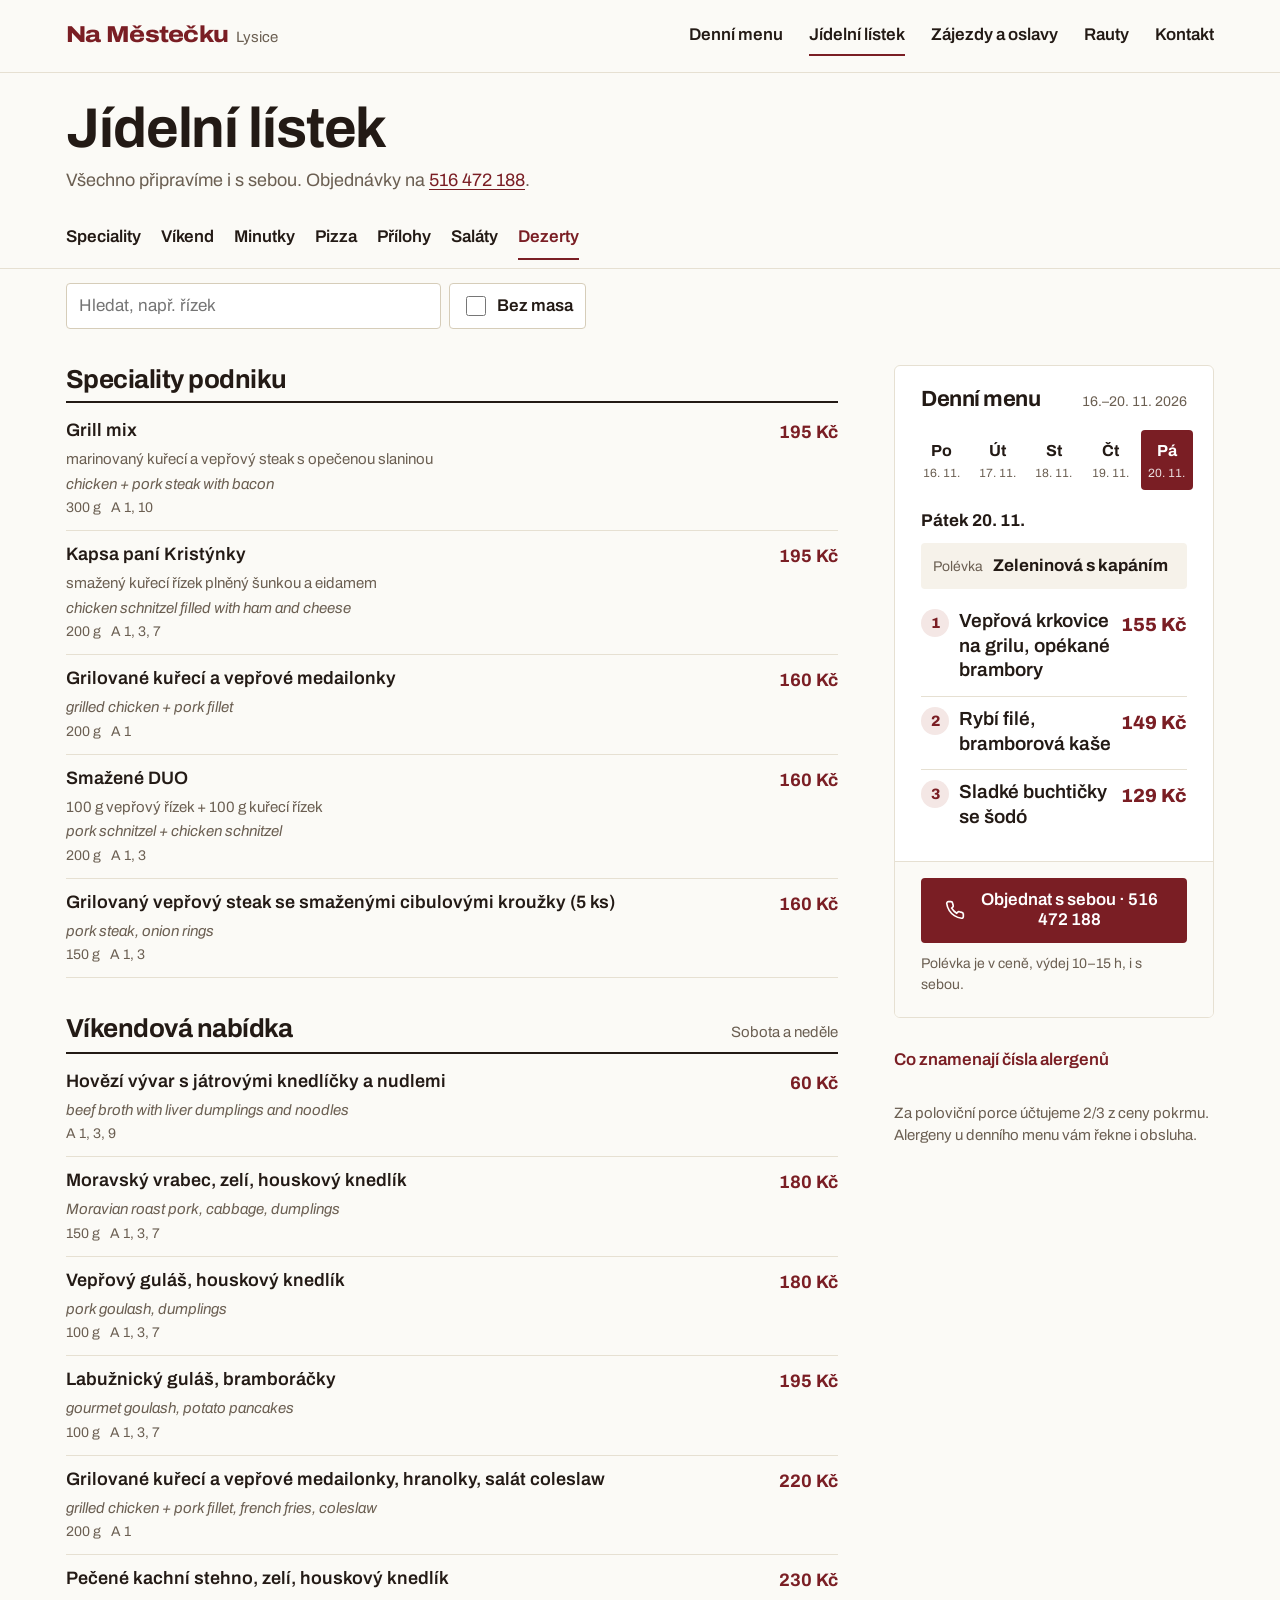
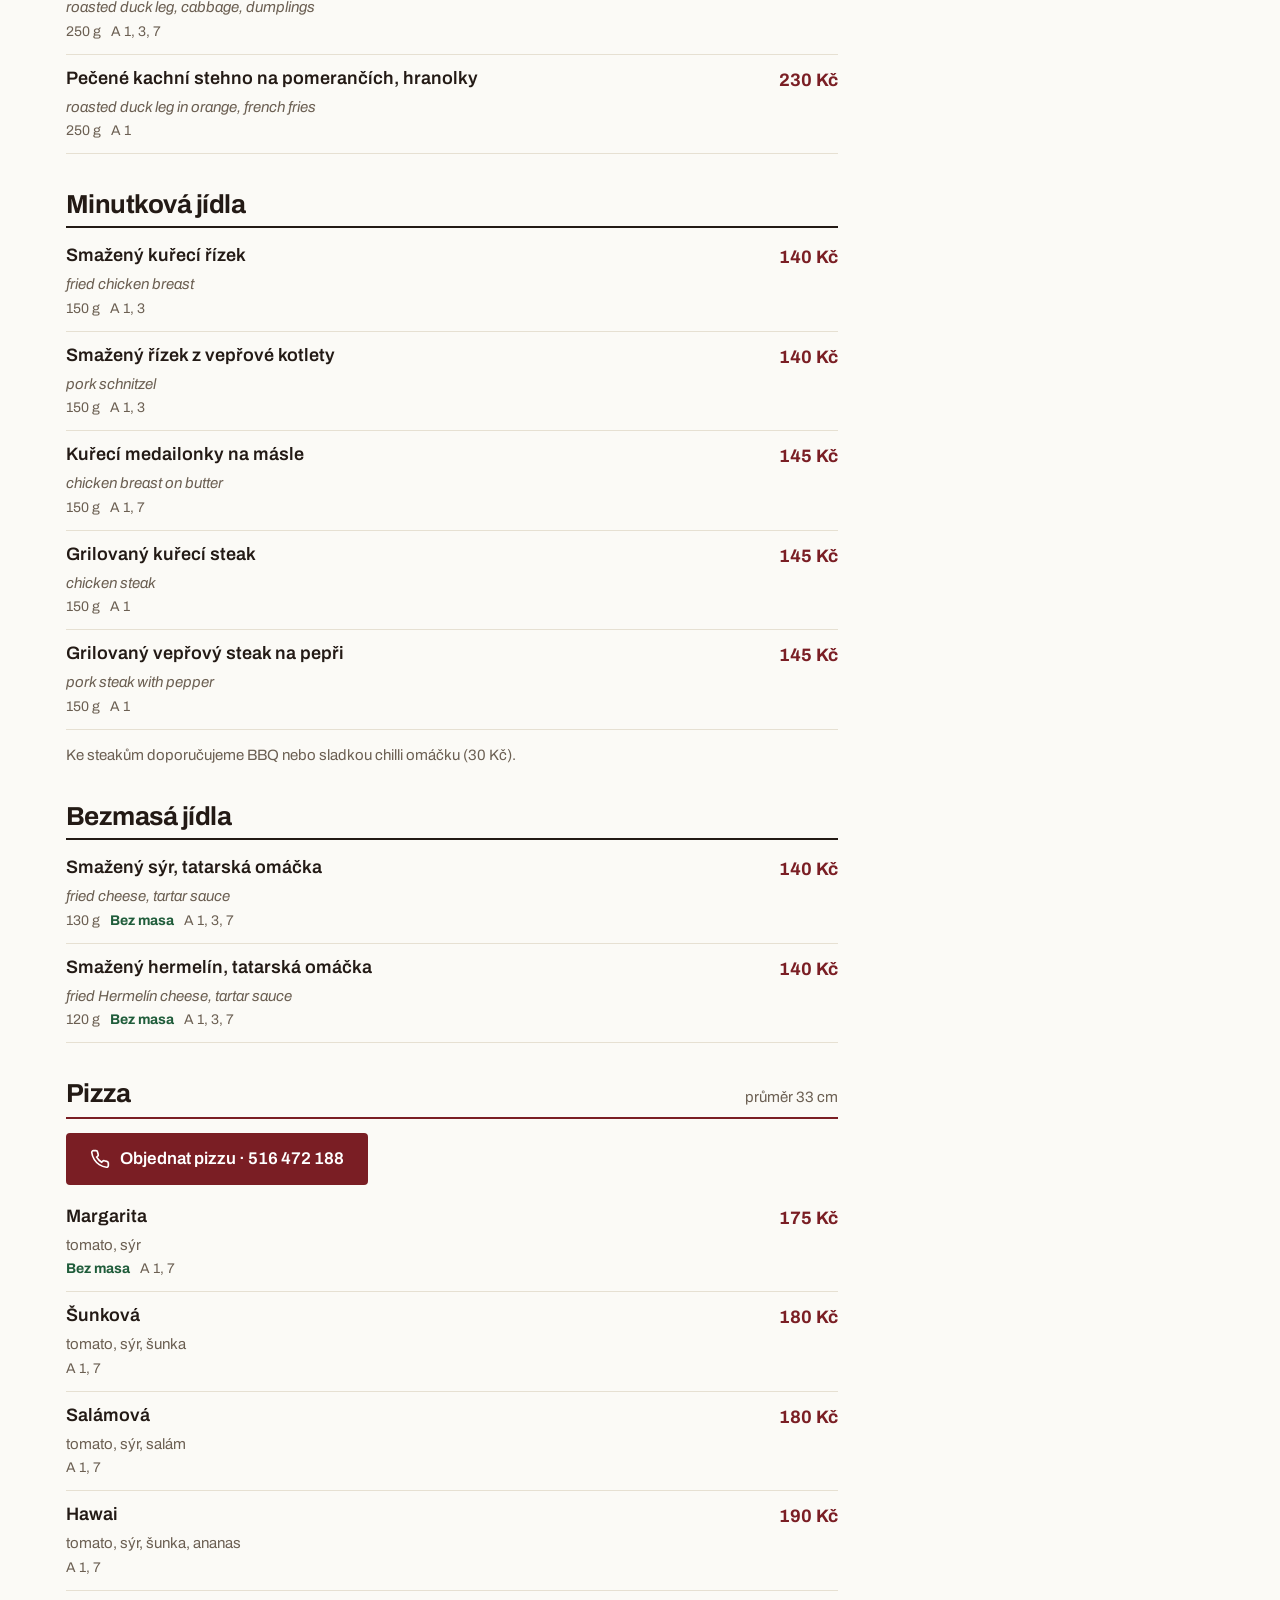
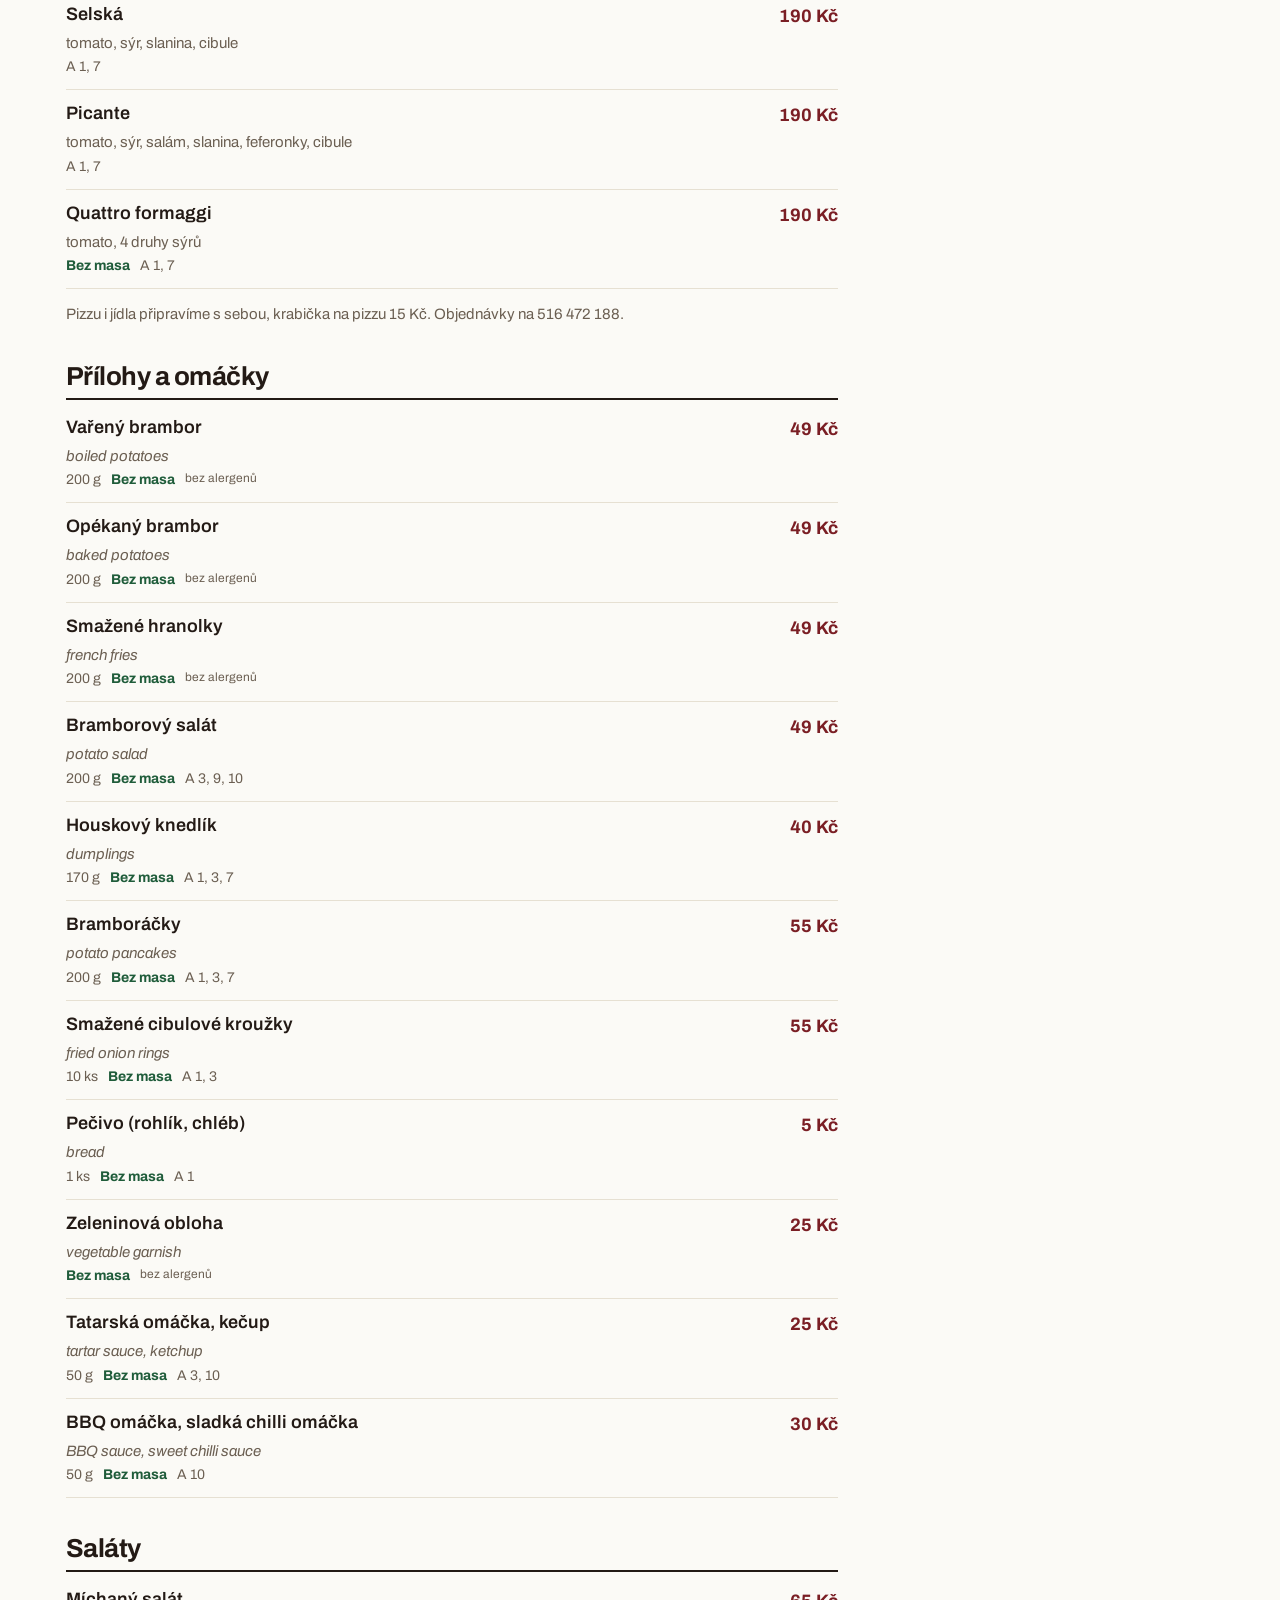
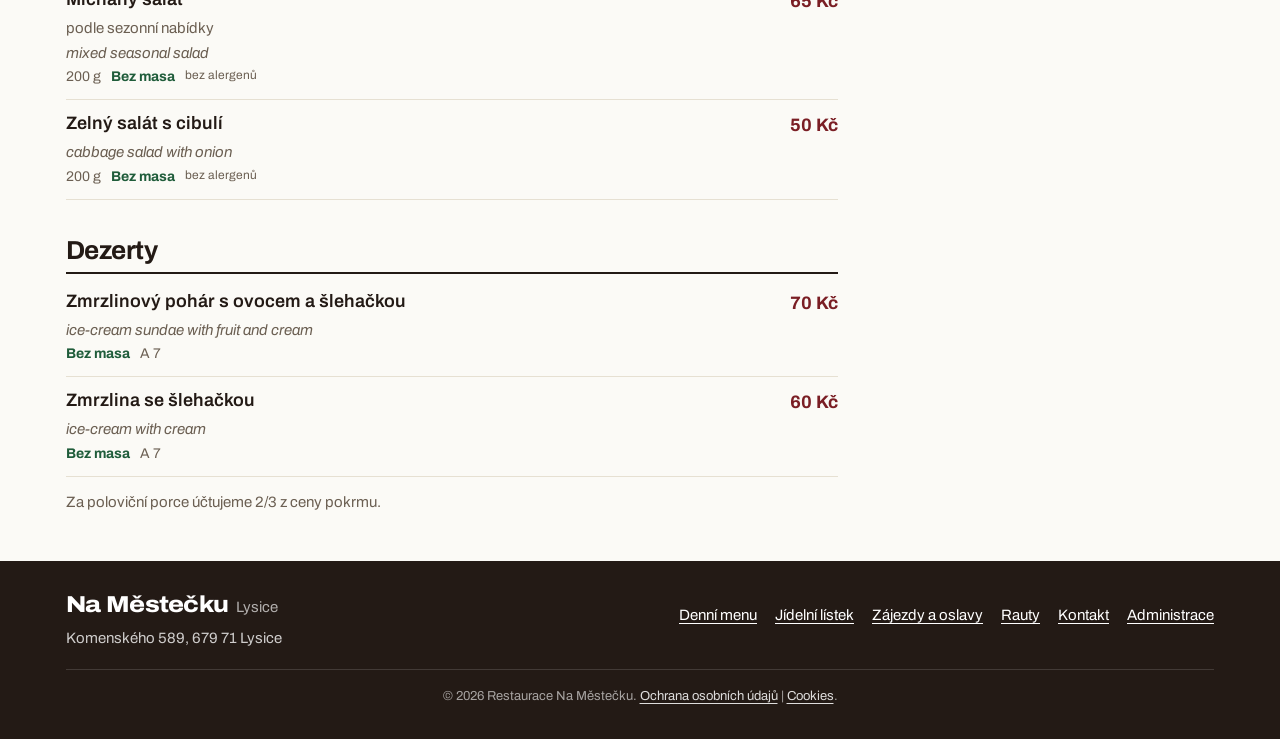
<file: listek.html>
<!doctype html>
<html lang="cs">
<head>
<meta charset="utf-8">
<meta name="viewport" content="width=device-width, initial-scale=1, viewport-fit=cover">
<meta name="theme-color" content="#fbfaf6">
<title>Jídelní lístek a pizza – Restaurace Na Městečku Lysice</title>
<meta name="description" content="Jídelní lístek restaurace v Lysicích: speciality podniku, víkendová nabídka, minutky, smažený sýr, pizza 33 cm s sebou, přílohy a dezerty. Aktuální ceny a alergeny.">
<link rel="canonical" href="https://restauracenamestecku.cz/listek">
<meta property="og:type" content="website">
<meta property="og:site_name" content="Restaurace Na Městečku Lysice">
<meta property="og:locale" content="cs_CZ">
<meta property="og:url" content="https://restauracenamestecku.cz/listek">
<meta property="og:title" content="Jídelní lístek a pizza – Restaurace Na Městečku Lysice">
<meta property="og:description" content="Jídelní lístek restaurace v Lysicích: speciality podniku, víkendová nabídka, minutky, smažený sýr, pizza 33 cm s sebou, přílohy a dezerty. Aktuální ceny a alergeny.">
<meta property="og:image" content="https://restauracenamestecku.cz/assets/foto/burgery.jpg">
<meta property="og:image:width" content="1600">
<meta property="og:image:height" content="1200">
<meta property="og:image:alt" content="Restaurace Na Městečku na náměstí v Lysicích">
<meta name="twitter:card" content="summary_large_image">
<meta name="geo.region" content="CZ-64">
<meta name="geo.placename" content="Lysice">
<meta name="geo.position" content="49.452086;16.537430">
<link rel="icon" href="ikony/favicon.ico?v=2" sizes="32x32">
<link rel="icon" href="ikony/favicon.svg?v=2" type="image/svg+xml">
<link rel="apple-touch-icon" href="ikony/apple-touch-icon.png?v=2">
<link rel="manifest" href="ikony/site.webmanifest?v=2">
<link rel="preconnect" href="https://fonts.googleapis.com">
<link rel="stylesheet" href="https://fonts.googleapis.com/css2?family=Archivo:wdth,wght@62..125,400..800&display=swap">
<link rel="stylesheet" href="web.css?v=20261127f">
<script src="app.js?v=20261127f" defer></script>
</head>
<body>

<header class="hlavicka">
  <div class="wrap">
    <a class="nazev" href="uvod.html"><b>Na Městečku</b><span>Lysice</span></a>
    <nav class="nav" aria-label="Hlavní">
      <a href="uvod.html#menu">Denní menu</a>
      <a href="listek.html" aria-current="page">Jídelní lístek</a>
      <a href="skupiny.html">Zájezdy a oslavy</a>
      <a href="rauty.html">Rauty</a>
      <a href="uvod.html#kontakt">Kontakt</a>
    </nav>
    <button class="menu-tlacitko" aria-label="Otevřít menu" aria-expanded="false"><svg viewBox="0 0 24 24" fill="none" stroke="currentColor" stroke-width="2" stroke-linecap="round" aria-hidden="true"><path d="M4 7h16M4 12h16M4 17h16"/></svg></button>
  </div>
  <nav class="mobilni-nav" aria-label="Mobilní">
    <a href="uvod.html#menu">Denní menu</a>
    <a href="listek.html">Jídelní lístek a pizza</a>
    <a href="skupiny.html">Zájezdy a oslavy</a>
    <a href="rauty.html">Rauty</a>
    <a href="uvod.html#kontakt">Kontakt a otevírací doba</a>
  </nav>
</header>

<main>
  <div class="wrap stranka-hlava">
    <h1>Jídelní lístek</h1>
    <p>Všechno připravíme i s sebou. Objednávky na <a href="tel:+420516472188">516 472 188</a>.</p>
  </div>

  <div class="nastroje">
    <div class="wrap">
      <nav class="chips" aria-label="Kategorie">
        <a class="chip active" href="#speciality">Speciality</a>
        <a class="chip" href="#vikend">Víkend</a>
        <a class="chip" href="#minutky">Minutky</a>
        <a class="chip" href="#pizza">Pizza</a>
        <a class="chip" href="#prilohy">Přílohy</a>
        <a class="chip" href="#salaty">Saláty</a>
        <a class="chip" href="#dezerty">Dezerty</a>
      </nav>
    </div>
  </div>

  <div class="wrap hledani-blok">
    <div class="hledani">
      <label class="sr" for="hledat">Hledat jídlo</label>
      <input id="hledat" type="search" placeholder="Hledat, např. řízek">
      <label class="prepinac"><input id="bezmasa" type="checkbox">Bez masa</label>
    </div>
  </div>

  <div class="wrap listek-rozlozeni">
    <div class="menu-main">
      <div id="listek" class="menu-main"></div>
      <p id="nic" class="cat-note hidden">Nic jsme nenašli. Zkuste jiné slovo.</p>
    </div>
    <aside class="bocni">
      <article class="karta" data-karta aria-label="Denní menu">
        <div class="karta-hlava"><h2>Denní menu</h2></div>
        <p class="karta-prazdna">Načítáme menu…</p>
      </article>
      <details class="legenda">
        <summary>Co znamenají čísla alergenů</summary>
        <ol>
          <li>lepek</li><li>korýši</li><li>vejce</li><li>ryby</li><li>arašídy</li><li>sója</li><li>mléko</li>
          <li>skořápkové plody</li><li>celer</li><li>hořčice</li><li>sezam</li><li>oxid siřičitý</li><li>vlčí bob</li><li>měkkýši</li>
        </ol>
      </details>
      <p class="tlumene" style="font-size:15px">Za poloviční porce účtujeme 2/3 z ceny pokrmu. Alergeny u denního menu vám řekne i obsluha.</p>
    </aside>
  </div>
</main>

<footer class="paticka">
  <div class="wrap">
    <div style="display:grid;gap:8px">
      <a class="nazev" href="uvod.html"><b>Na Městečku</b><span>Lysice</span></a>
      <p>Komenského 589, 679 71 Lysice</p>
    </div>
    <div class="odkazy"><a href="uvod.html#menu">Denní menu</a><a href="listek.html">Jídelní lístek</a><a href="skupiny.html">Zájezdy a oslavy</a><a href="rauty.html">Rauty</a><a href="uvod.html#kontakt">Kontakt</a><a href="admin.html">Administrace</a></div>
    <p class="paticka-spodek">© <span data-rok>2026</span> Restaurace Na Městečku. <a href="ochrana-udaju.html">Ochrana osobních údajů</a> | <a href="ochrana-udaju.html#cookies">Cookies</a>.</p>
  </div>
</footer>

<div class="lista">
  <a class="btn" href="tel:+420516472188"><svg viewBox="0 0 24 24" fill="none" stroke="currentColor" stroke-width="2" aria-hidden="true"><path d="M22 16.9v3a2 2 0 0 1-2.2 2 19.8 19.8 0 0 1-8.6-3.1 19.5 19.5 0 0 1-6-6A19.8 19.8 0 0 1 2.1 4.2 2 2 0 0 1 4.1 2h3a2 2 0 0 1 2 1.7c.1.9.4 1.8.7 2.7a2 2 0 0 1-.5 2.1L8 9.8a16 16 0 0 0 6 6l1.3-1.3a2 2 0 0 1 2.1-.4c.9.3 1.8.6 2.7.7a2 2 0 0 1 1.7 2z"/></svg>Objednat jídlo</a>
  <a class="btn obrys" href="uvod.html#menu">Denní menu</a>
</div>
</body>
</html>
</file>
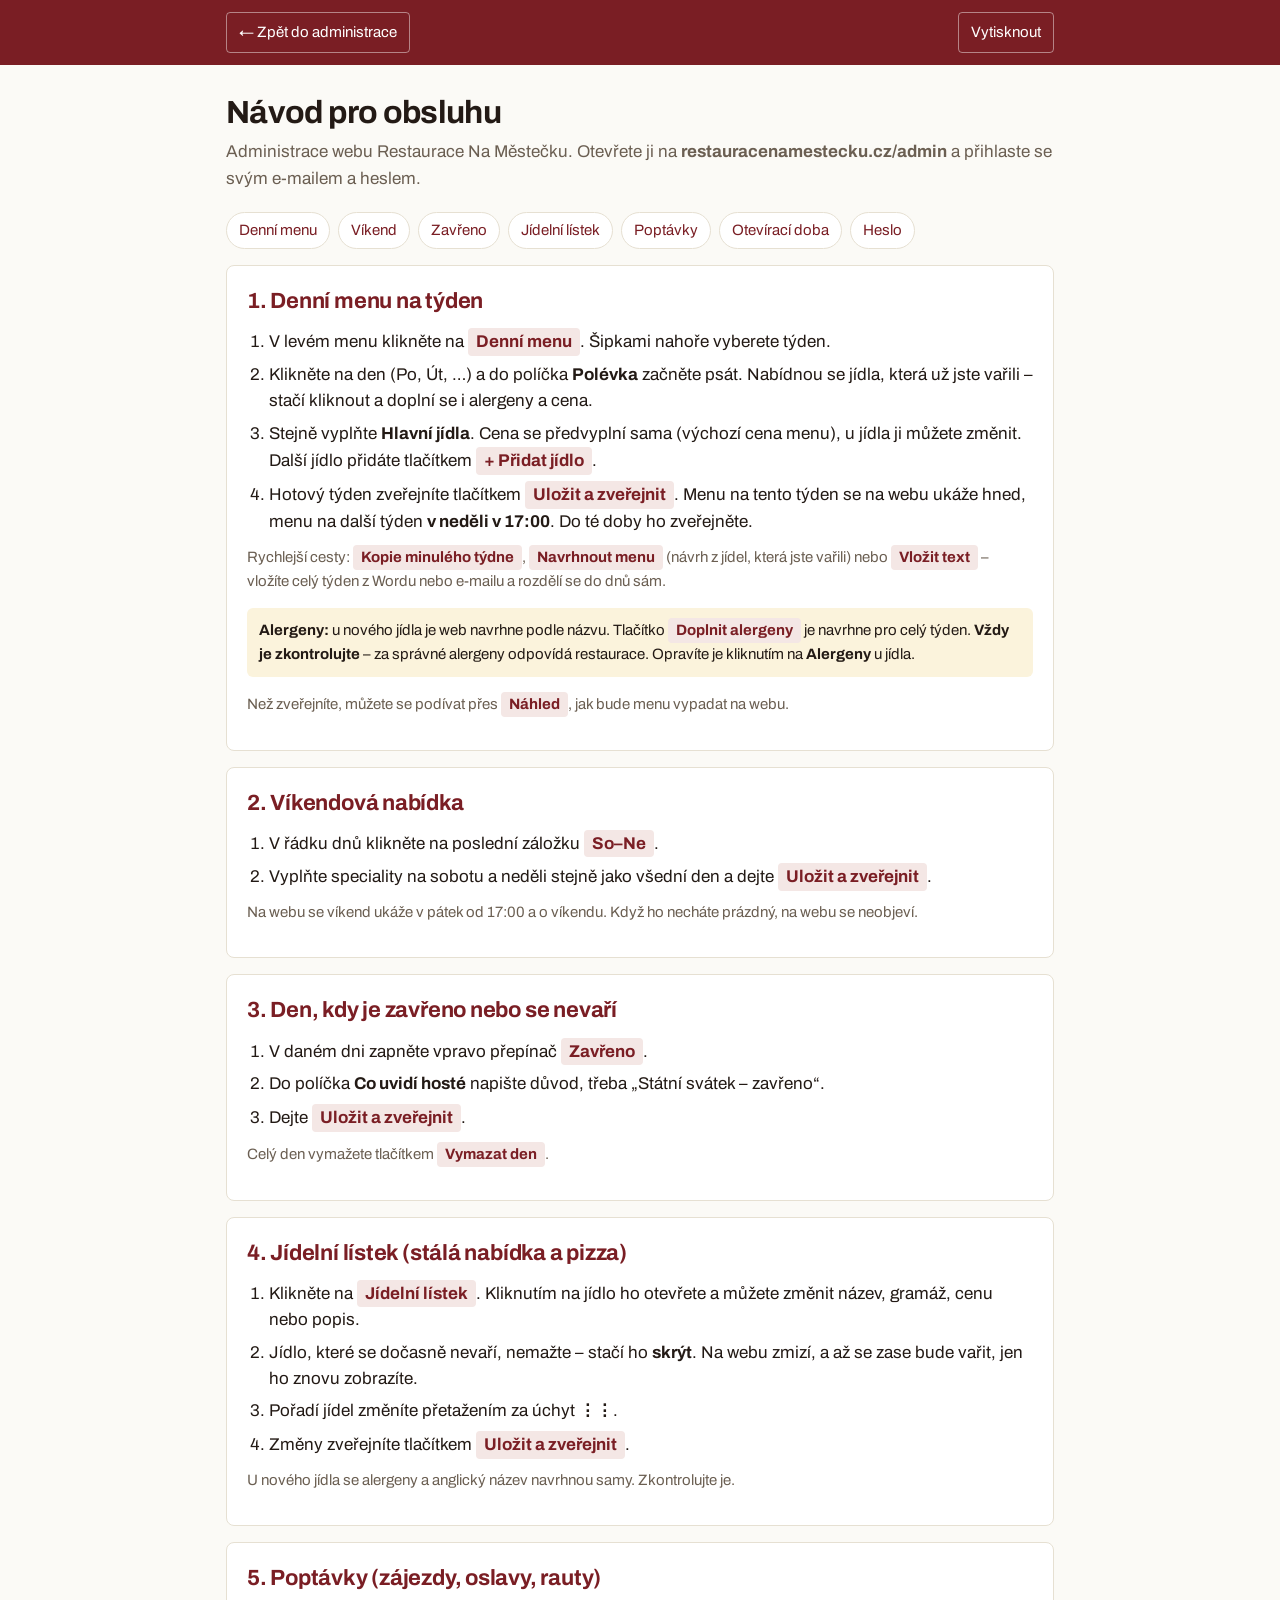
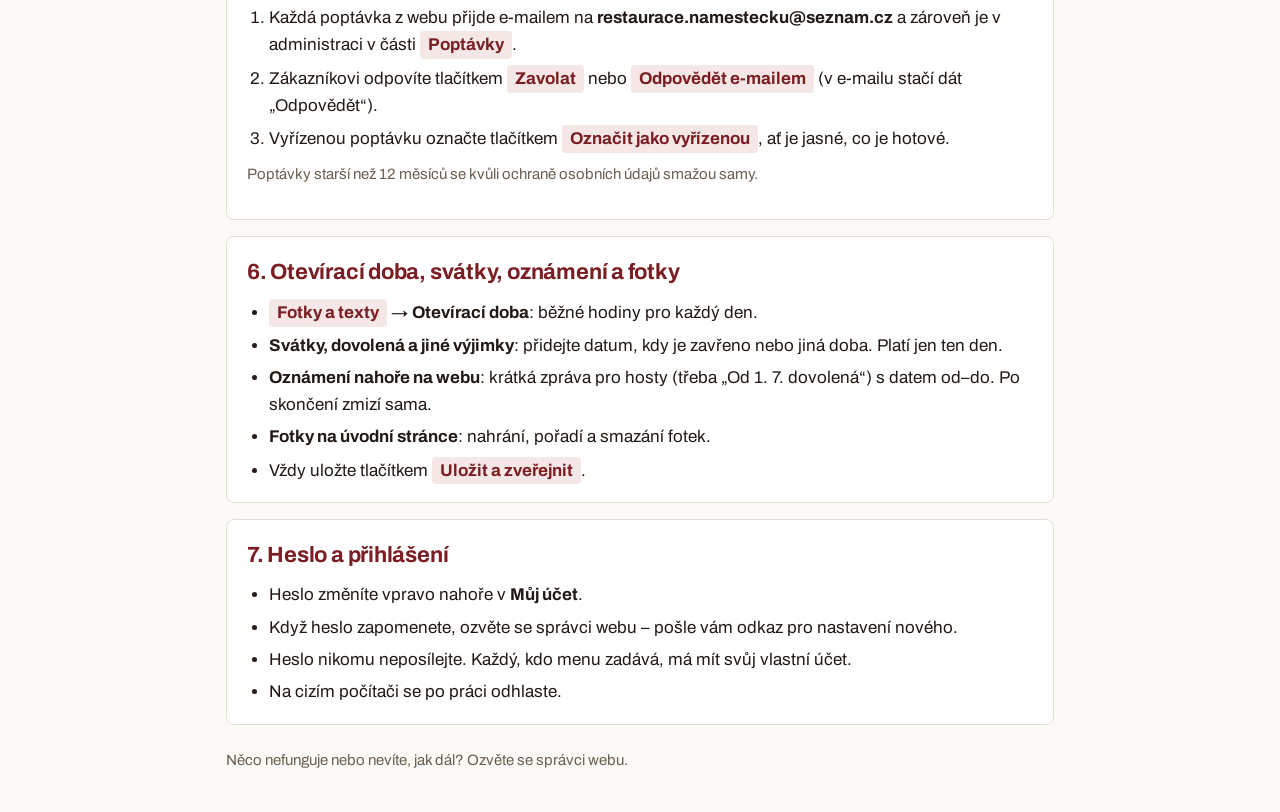
<file: navod.html>
<!doctype html>
<html lang="cs">
<head>
<meta charset="utf-8">
<meta name="viewport" content="width=device-width, initial-scale=1, viewport-fit=cover">
<meta name="robots" content="noindex, nofollow">
<meta name="theme-color" content="#7a1e24">
<title>Návod pro obsluhu – administrace Na Městečku</title>
<link rel="icon" href="ikony/favicon.ico?v=2" sizes="32x32">
<link rel="icon" href="ikony/favicon.svg?v=2" type="image/svg+xml">
<link rel="preconnect" href="https://fonts.googleapis.com">
<link rel="stylesheet" href="https://fonts.googleapis.com/css2?family=Archivo:wdth,wght@62..125,400..800&display=swap">
<style>
  :root { --papir: #fbfaf6; --inkoust: #231a15; --tlumeny: #6b5f52; --linka: #e6e0d2; --vino: #7a1e24; }
  * { box-sizing: border-box; }
  body { margin: 0; background: var(--papir); color: var(--inkoust); font: 400 17px/1.55 "Archivo", "Segoe UI", Roboto, Arial, sans-serif; }
  .lista { background: var(--vino); color: #fff; }
  .lista .w { display: flex; align-items: center; justify-content: space-between; gap: 12px; padding-block: 12px; }
  .lista a, .lista button { color: #fff; font: inherit; font-size: 15px; background: transparent; border: 1px solid rgba(255,255,255,.45); border-radius: 4px; padding: 8px 12px; text-decoration: none; cursor: pointer; min-height: 40px; }
  .w { max-width: 860px; margin: 0 auto; padding-inline: 16px; }
  h1 { font-size: 32px; line-height: 1.25; letter-spacing: -.02em; margin: 28px 0 6px; }
  .uvod { color: var(--tlumeny); margin: 0 0 20px; }
  .obsah { display: flex; flex-wrap: wrap; gap: 8px; margin: 0 0 8px; padding: 0; list-style: none; }
  .obsah a { display: inline-block; padding: 6px 12px; border: 1px solid var(--linka); border-radius: 999px; color: var(--vino); text-decoration: none; font-size: 15px; background: #fff; }
  section { background: #fff; border: 1px solid var(--linka); border-radius: 8px; padding: 18px 20px; margin: 16px 0; break-inside: avoid; }
  h2 { font-size: 22px; margin: 0 0 10px; letter-spacing: -.01em; color: var(--vino); }
  ol, ul { margin: 0; padding-left: 22px; display: grid; gap: 6px; }
  b.tl { display: inline-block; background: #f4e7e5; color: var(--vino); border-radius: 4px; padding: 2px 8px; font-weight: 700; white-space: nowrap; line-height: 1.4; }
  .pozor { margin-top: 12px; padding: 10px 12px; background: #fbf3dc; border-radius: 6px; font-size: 15px; }
  .tip { margin-top: 10px; color: var(--tlumeny); font-size: 15px; }
  .kontakt { color: var(--tlumeny); font-size: 15px; margin: 24px 0 40px; }
  @media print {
    body { background: #fff; font-size: 12.5px; }
    .lista, .obsah { display: none; }
    h1 { font-size: 22px; margin-top: 0; }
    section { padding: 10px 12px; margin: 8px 0; }
    h2 { font-size: 15px; margin-bottom: 6px; }
    @page { size: A4; margin: 12mm; }
  }
</style>
</head>
<body>
<div class="lista"><div class="w"><a href="admin.html">← Zpět do administrace</a><button type="button" onclick="print()">Vytisknout</button></div></div>

<main class="w">
  <h1>Návod pro obsluhu</h1>
  <p class="uvod">Administrace webu Restaurace Na Městečku. Otevřete ji na <b>restauracenamestecku.cz/admin</b> a přihlaste se svým e-mailem a heslem.</p>
  <ul class="obsah">
    <li><a href="#menu">Denní menu</a></li><li><a href="#vikend">Víkend</a></li><li><a href="#zavreno">Zavřeno</a></li>
    <li><a href="#listek">Jídelní lístek</a></li><li><a href="#poptavky">Poptávky</a></li><li><a href="#provoz">Otevírací doba</a></li><li><a href="#heslo">Heslo</a></li>
  </ul>

  <section id="menu">
    <h2>1. Denní menu na týden</h2>
    <ol>
      <li>V levém menu klikněte na <b class="tl">Denní menu</b>. Šipkami nahoře vyberete týden.</li>
      <li>Klikněte na den (Po, Út, …) a do políčka <b>Polévka</b> začněte psát. Nabídnou se jídla, která už jste vařili – stačí kliknout a doplní se i alergeny a cena.</li>
      <li>Stejně vyplňte <b>Hlavní jídla</b>. Cena se předvyplní sama (výchozí cena menu), u jídla ji můžete změnit. Další jídlo přidáte tlačítkem <b class="tl">+ Přidat jídlo</b>.</li>
      <li>Hotový týden zveřejníte tlačítkem <b class="tl">Uložit a zveřejnit</b>. Menu na tento týden se na webu ukáže hned, menu na další týden <b>v neděli v 17:00</b>. Do té doby ho zveřejněte.</li>
    </ol>
    <p class="tip">Rychlejší cesty: <b class="tl">Kopie minulého týdne</b>, <b class="tl">Navrhnout menu</b> (návrh z jídel, která jste vařili) nebo <b class="tl">Vložit text</b> – vložíte celý týden z Wordu nebo e-mailu a rozdělí se do dnů sám.</p>
    <p class="pozor"><b>Alergeny:</b> u nového jídla je web navrhne podle názvu. Tlačítko <b class="tl">Doplnit alergeny</b> je navrhne pro celý týden. <b>Vždy je zkontrolujte</b> – za správné alergeny odpovídá restaurace. Opravíte je kliknutím na <b>Alergeny</b> u jídla.</p>
    <p class="tip">Než zveřejníte, můžete se podívat přes <b class="tl">Náhled</b>, jak bude menu vypadat na webu.</p>
  </section>

  <section id="vikend">
    <h2>2. Víkendová nabídka</h2>
    <ol>
      <li>V řádku dnů klikněte na poslední záložku <b class="tl">So–Ne</b>.</li>
      <li>Vyplňte speciality na sobotu a neděli stejně jako všední den a dejte <b class="tl">Uložit a zveřejnit</b>.</li>
    </ol>
    <p class="tip">Na webu se víkend ukáže v pátek od 17:00 a o víkendu. Když ho necháte prázdný, na webu se neobjeví.</p>
  </section>

  <section id="zavreno">
    <h2>3. Den, kdy je zavřeno nebo se nevaří</h2>
    <ol>
      <li>V daném dni zapněte vpravo přepínač <b class="tl">Zavřeno</b>.</li>
      <li>Do políčka <b>Co uvidí hosté</b> napište důvod, třeba „Státní svátek – zavřeno“.</li>
      <li>Dejte <b class="tl">Uložit a zveřejnit</b>.</li>
    </ol>
    <p class="tip">Celý den vymažete tlačítkem <b class="tl">Vymazat den</b>.</p>
  </section>

  <section id="listek">
    <h2>4. Jídelní lístek (stálá nabídka a pizza)</h2>
    <ol>
      <li>Klikněte na <b class="tl">Jídelní lístek</b>. Kliknutím na jídlo ho otevřete a můžete změnit název, gramáž, cenu nebo popis.</li>
      <li>Jídlo, které se dočasně nevaří, nemažte – stačí ho <b>skrýt</b>. Na webu zmizí, a až se zase bude vařit, jen ho znovu zobrazíte.</li>
      <li>Pořadí jídel změníte přetažením za úchyt <b>⋮⋮</b>.</li>
      <li>Změny zveřejníte tlačítkem <b class="tl">Uložit a zveřejnit</b>.</li>
    </ol>
    <p class="tip">U nového jídla se alergeny a anglický název navrhnou samy. Zkontrolujte je.</p>
  </section>

  <section id="poptavky">
    <h2>5. Poptávky (zájezdy, oslavy, rauty)</h2>
    <ol>
      <li>Každá poptávka z webu přijde e-mailem na <b>restaurace.namestecku@seznam.cz</b> a zároveň je v administraci v části <b class="tl">Poptávky</b>.</li>
      <li>Zákazníkovi odpovíte tlačítkem <b class="tl">Zavolat</b> nebo <b class="tl">Odpovědět e-mailem</b> (v e-mailu stačí dát „Odpovědět“).</li>
      <li>Vyřízenou poptávku označte tlačítkem <b class="tl">Označit jako vyřízenou</b>, ať je jasné, co je hotové.</li>
    </ol>
    <p class="tip">Poptávky starší než 12 měsíců se kvůli ochraně osobních údajů smažou samy.</p>
  </section>

  <section id="provoz">
    <h2>6. Otevírací doba, svátky, oznámení a fotky</h2>
    <ul>
      <li><b class="tl">Fotky a texty</b> → <b>Otevírací doba</b>: běžné hodiny pro každý den.</li>
      <li><b>Svátky, dovolená a jiné výjimky</b>: přidejte datum, kdy je zavřeno nebo jiná doba. Platí jen ten den.</li>
      <li><b>Oznámení nahoře na webu</b>: krátká zpráva pro hosty (třeba „Od 1. 7. dovolená“) s datem od–do. Po skončení zmizí sama.</li>
      <li><b>Fotky na úvodní stránce</b>: nahrání, pořadí a smazání fotek.</li>
      <li>Vždy uložte tlačítkem <b class="tl">Uložit a zveřejnit</b>.</li>
    </ul>
  </section>

  <section id="heslo">
    <h2>7. Heslo a přihlášení</h2>
    <ul>
      <li>Heslo změníte vpravo nahoře v <b>Můj účet</b>.</li>
      <li>Když heslo zapomenete, ozvěte se správci webu – pošle vám odkaz pro nastavení nového.</li>
      <li>Heslo nikomu neposílejte. Každý, kdo menu zadává, má mít svůj vlastní účet.</li>
      <li>Na cizím počítači se po práci odhlaste.</li>
    </ul>
  </section>

  <p class="kontakt">Něco nefunguje nebo nevíte, jak dál? Ozvěte se správci webu.</p>
</main>
</body>
</html>
</file>
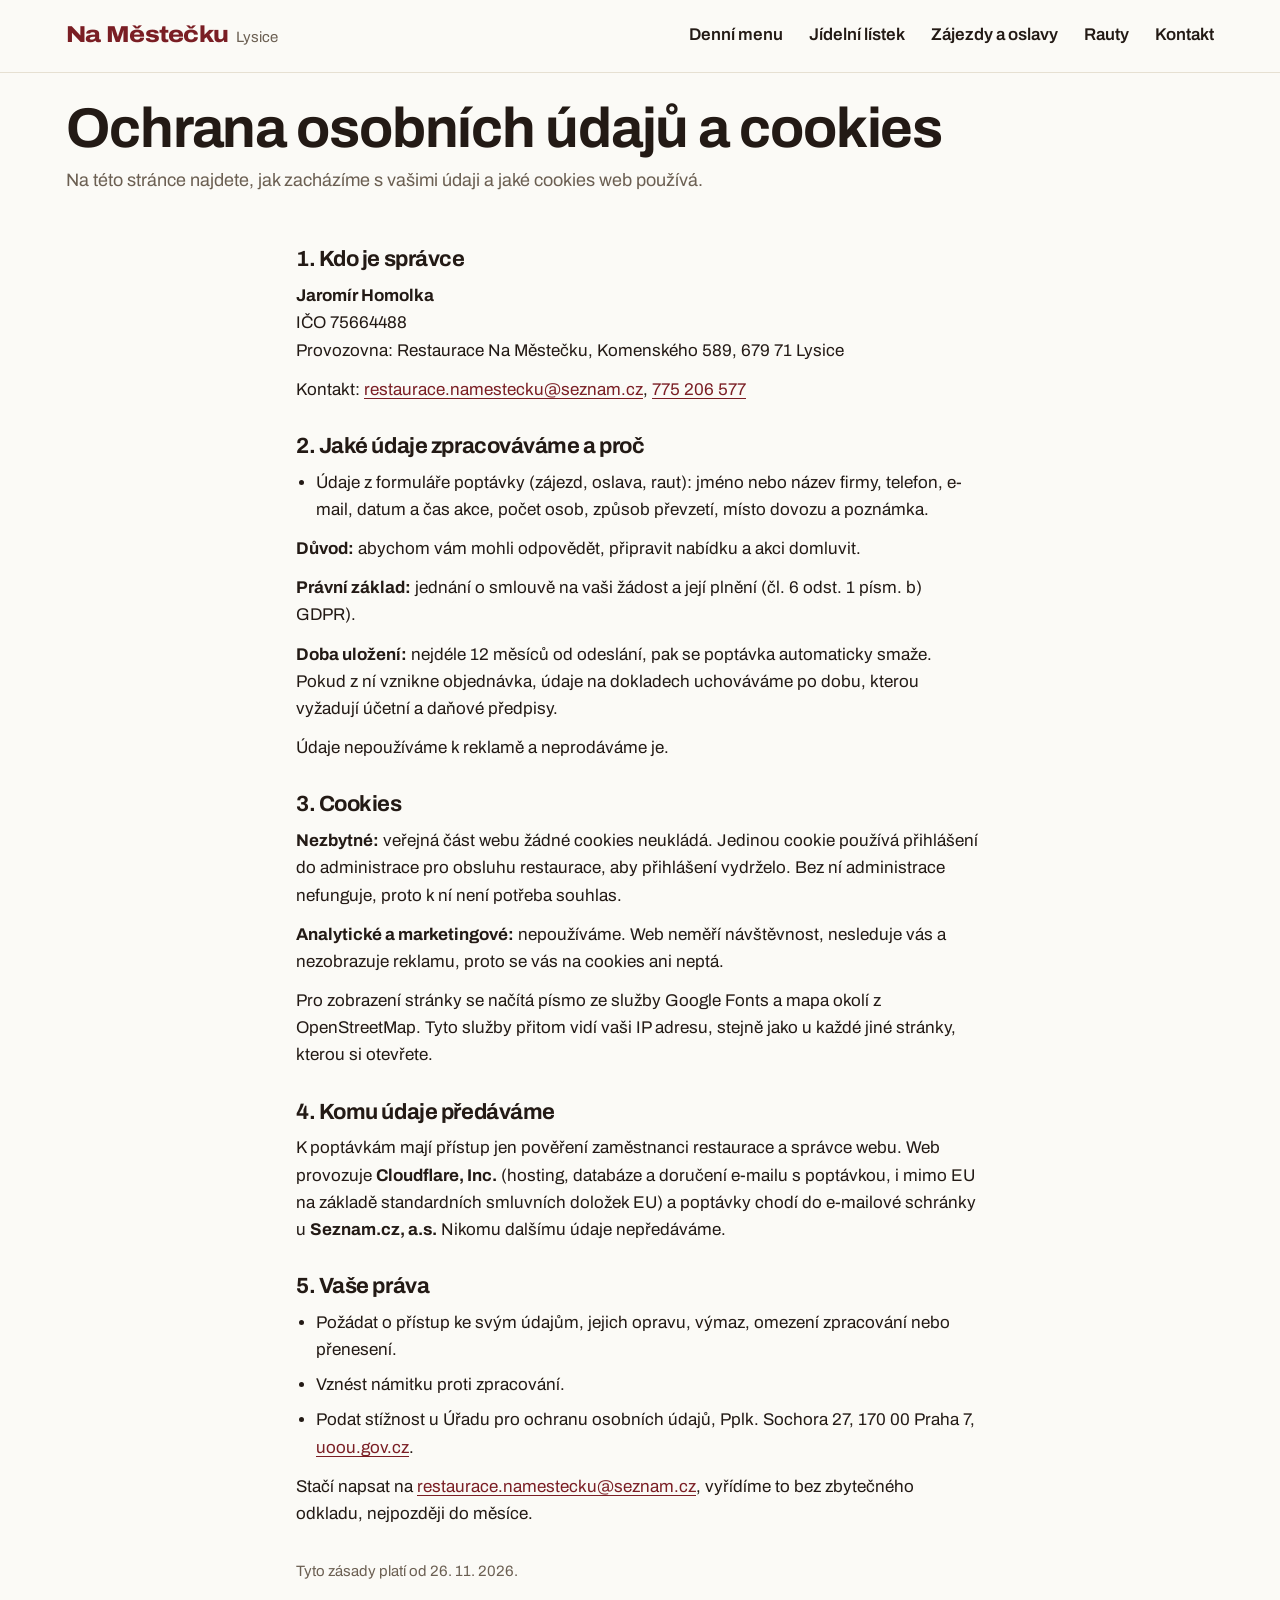
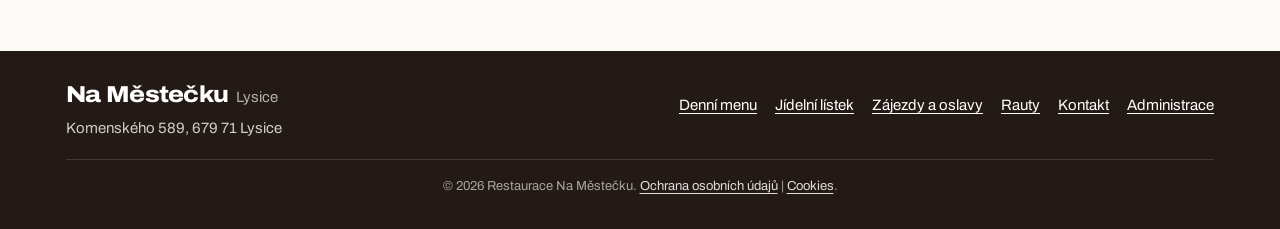
<file: ochrana-udaju.html>
<!doctype html>
<html lang="cs">
<head>
<meta charset="utf-8">
<meta name="viewport" content="width=device-width, initial-scale=1, viewport-fit=cover">
<meta name="theme-color" content="#fbfaf6">
<title>Ochrana osobních údajů a cookies – Restaurace Na Městečku Lysice</title>
<meta name="description" content="Jak Restaurace Na Městečku v Lysicích zpracovává osobní údaje z poptávkového formuláře a jaká máte práva.">
<link rel="canonical" href="https://restauracenamestecku.cz/ochrana-udaju">
<link rel="icon" href="ikony/favicon.ico?v=2" sizes="32x32">
<link rel="icon" href="ikony/favicon.svg?v=2" type="image/svg+xml">
<link rel="apple-touch-icon" href="ikony/apple-touch-icon.png?v=2">
<link rel="manifest" href="ikony/site.webmanifest?v=2">
<link rel="preconnect" href="https://fonts.googleapis.com">
<link rel="stylesheet" href="https://fonts.googleapis.com/css2?family=Archivo:wdth,wght@62..125,400..800&display=swap">
<link rel="stylesheet" href="web.css?v=20261127f">
<script src="app.js?v=20261127f" defer></script>
</head>
<body>

<header class="hlavicka">
  <div class="wrap">
    <a class="nazev" href="uvod.html"><b>Na Městečku</b><span>Lysice</span></a>
    <nav class="nav" aria-label="Hlavní">
      <a href="uvod.html#menu">Denní menu</a>
      <a href="listek.html">Jídelní lístek</a>
      <a href="skupiny.html">Zájezdy a oslavy</a>
      <a href="rauty.html">Rauty</a>
      <a href="uvod.html#kontakt">Kontakt</a>
    </nav>
    <button class="menu-tlacitko" aria-label="Otevřít menu" aria-expanded="false"><svg viewBox="0 0 24 24" fill="none" stroke="currentColor" stroke-width="2" stroke-linecap="round" aria-hidden="true"><path d="M4 7h16M4 12h16M4 17h16"/></svg></button>
  </div>
  <nav class="mobilni-nav" aria-label="Mobilní">
    <a href="uvod.html#menu">Denní menu</a>
    <a href="listek.html">Jídelní lístek a pizza</a>
    <a href="skupiny.html">Zájezdy a oslavy</a>
    <a href="rauty.html">Rauty</a>
    <a href="uvod.html#kontakt">Kontakt a otevírací doba</a>
  </nav>
</header>

<main>
  <div class="wrap stranka-hlava">
    <h1>Ochrana osobních údajů a cookies</h1>
    <p>Na této stránce najdete, jak zacházíme s vašimi údaji a jaké cookies web používá.</p>
  </div>
  <article class="wrap text-stranka">
    <h2>1. Kdo je správce</h2>
    <p><b>Jaromír Homolka</b><br>IČO 75664488<br>Provozovna: Restaurace Na Městečku, Komenského 589, 679 71 Lysice</p>
    <p>Kontakt: <a href="mailto:restaurace.namestecku@seznam.cz">restaurace.namestecku@seznam.cz</a>, <a href="tel:+420775206577">775 206 577</a></p>

    <h2>2. Jaké údaje zpracováváme a proč</h2>
    <ul>
      <li>Údaje z formuláře poptávky (zájezd, oslava, raut): jméno nebo název firmy, telefon, e-mail, datum a čas akce, počet osob, způsob převzetí, místo dovozu a poznámka.</li>
    </ul>
    <p><b>Důvod:</b> abychom vám mohli odpovědět, připravit nabídku a akci domluvit.</p>
    <p><b>Právní základ:</b> jednání o smlouvě na vaši žádost a její plnění (čl. 6 odst. 1 písm. b) GDPR).</p>
    <p><b>Doba uložení:</b> nejdéle 12 měsíců od odeslání, pak se poptávka automaticky smaže. Pokud z ní vznikne objednávka, údaje na dokladech uchováváme po dobu, kterou vyžadují účetní a daňové předpisy.</p>
    <p>Údaje nepoužíváme k reklamě a neprodáváme je.</p>

    <h2 id="cookies">3. Cookies</h2>
    <p><b>Nezbytné:</b> veřejná část webu žádné cookies neukládá. Jedinou cookie používá přihlášení do administrace pro obsluhu restaurace, aby přihlášení vydrželo. Bez ní administrace nefunguje, proto k ní není potřeba souhlas.</p>
    <p><b>Analytické a marketingové:</b> nepoužíváme. Web neměří návštěvnost, nesleduje vás a nezobrazuje reklamu, proto se vás na cookies ani neptá.</p>
    <p>Pro zobrazení stránky se načítá písmo ze služby Google Fonts a mapa okolí z OpenStreetMap. Tyto služby přitom vidí vaši IP adresu, stejně jako u každé jiné stránky, kterou si otevřete.</p>

    <h2>4. Komu údaje předáváme</h2>
    <p>K poptávkám mají přístup jen pověření zaměstnanci restaurace a správce webu. Web provozuje <b>Cloudflare, Inc.</b> (hosting, databáze a doručení e-mailu s poptávkou, i mimo EU na základě standardních smluvních doložek EU) a poptávky chodí do e-mailové schránky u <b>Seznam.cz, a.s.</b> Nikomu dalšímu údaje nepředáváme.</p>

    <h2>5. Vaše práva</h2>
    <ul>
      <li>Požádat o přístup ke svým údajům, jejich opravu, výmaz, omezení zpracování nebo přenesení.</li>
      <li>Vznést námitku proti zpracování.</li>
      <li>Podat stížnost u Úřadu pro ochranu osobních údajů, Pplk. Sochora 27, 170 00 Praha 7, <a href="https://uoou.gov.cz" target="_blank" rel="noopener">uoou.gov.cz</a>.</li>
    </ul>
    <p>Stačí napsat na <a href="mailto:restaurace.namestecku@seznam.cz">restaurace.namestecku@seznam.cz</a>, vyřídíme to bez zbytečného odkladu, nejpozději do měsíce.</p>

    <p class="platnost">Tyto zásady platí od 26. 11. 2026.</p>
  </article>
</main>

<footer class="paticka">
  <div class="wrap">
    <div style="display:grid;gap:8px">
      <a class="nazev" href="uvod.html"><b>Na Městečku</b><span>Lysice</span></a>
      <p>Komenského 589, 679 71 Lysice</p>
    </div>
    <div class="odkazy"><a href="uvod.html#menu">Denní menu</a><a href="listek.html">Jídelní lístek</a><a href="skupiny.html">Zájezdy a oslavy</a><a href="rauty.html">Rauty</a><a href="uvod.html#kontakt">Kontakt</a><a href="admin.html">Administrace</a></div>
    <p class="paticka-spodek">© <span data-rok>2026</span> Restaurace Na Městečku. <a href="ochrana-udaju.html">Ochrana osobních údajů</a> | <a href="ochrana-udaju.html#cookies">Cookies</a>.</p>
  </div>
</footer>

<div class="lista">
  <a class="btn" href="tel:+420516472188"><svg viewBox="0 0 24 24" fill="none" stroke="currentColor" stroke-width="2" aria-hidden="true"><path d="M22 16.9v3a2 2 0 0 1-2.2 2 19.8 19.8 0 0 1-8.6-3.1 19.5 19.5 0 0 1-6-6A19.8 19.8 0 0 1 2.1 4.2 2 2 0 0 1 4.1 2h3a2 2 0 0 1 2 1.7c.1.9.4 1.8.7 2.7a2 2 0 0 1-.5 2.1L8 9.8a16 16 0 0 0 6 6l1.3-1.3a2 2 0 0 1 2.1-.4c.9.3 1.8.6 2.7.7a2 2 0 0 1 1.7 2z"/></svg>Objednat jídlo</a>
  <a class="btn obrys" href="uvod.html#menu">Denní menu</a>
</div>
</body>
</html>
</file>
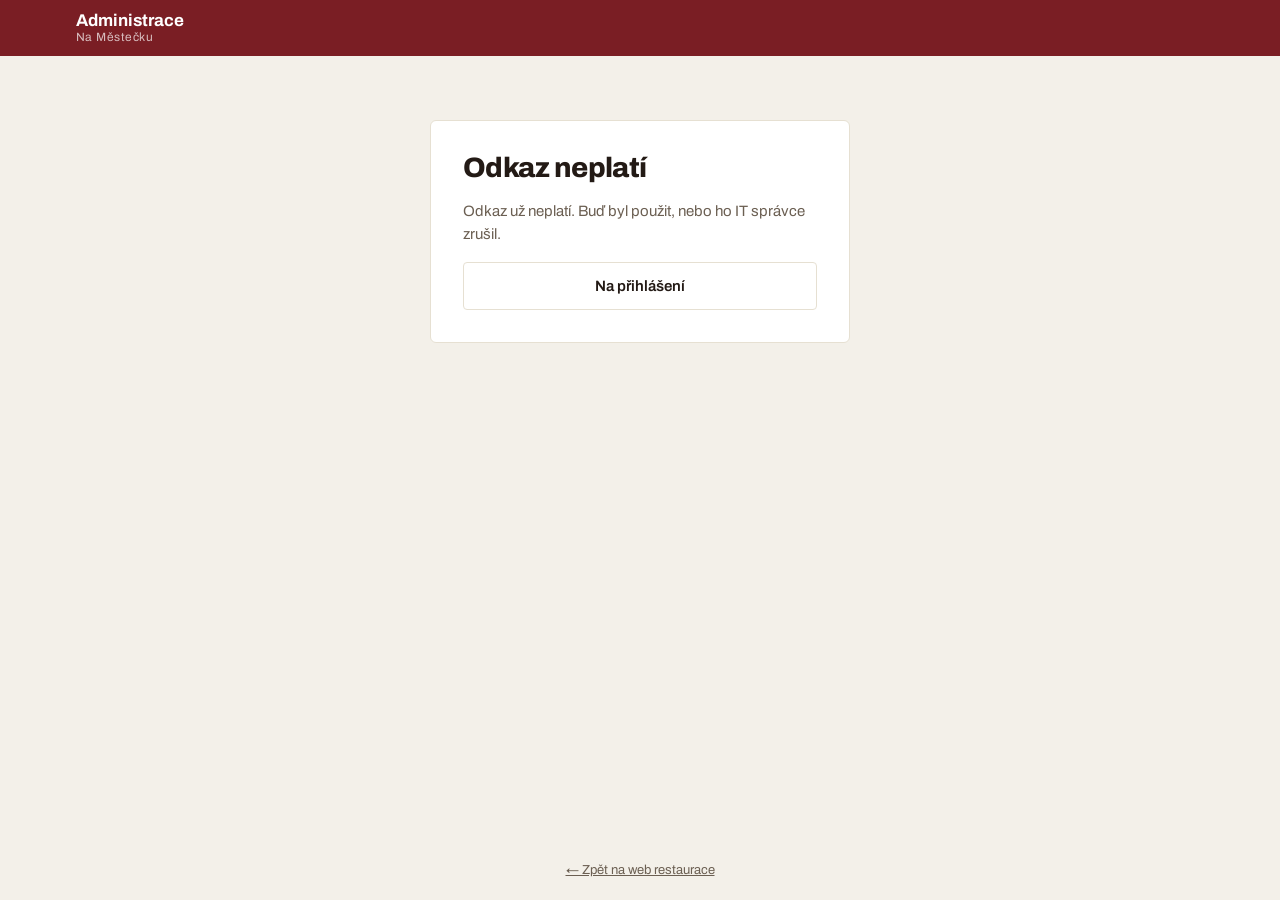
<file: pozvanka.html>
<!doctype html>
<html lang="cs">
<head>
<meta charset="utf-8">
<meta name="viewport" content="width=device-width, initial-scale=1, viewport-fit=cover">
<meta name="robots" content="noindex, nofollow">
<link rel="icon" href="ikony/favicon.ico?v=2" sizes="32x32">
<link rel="icon" href="ikony/favicon.svg?v=2" type="image/svg+xml">
<link rel="apple-touch-icon" href="ikony/apple-touch-icon.png?v=2">
<link rel="manifest" href="ikony/site.webmanifest?v=2">
<meta name="referrer" content="no-referrer">
<meta name="theme-color" content="#7a1e24">
<title>Nastavení hesla – administrace Na Městečku</title>
<link rel="preconnect" href="https://fonts.googleapis.com">
<link rel="stylesheet" href="https://fonts.googleapis.com/css2?family=Archivo:wdth,wght@62..125,400..800&display=swap">
<link rel="stylesheet" href="styles.css?v=20261127f">
<script src="auth.js?v=20261127f"></script>
</head>
<body class="auth-body">

<header class="auth-top">
  <div class="wrap"><a class="brand" href="uvod.html"><span class="brand-text"><b style="font-size:17px">Administrace</b><small>Na Městečku</small></span></a></div>
</header>

<main class="auth-main">
  <div class="auth-karta">
    <h1 id="nadpis">Pozvánka do administrace</h1>
    <p id="uvod">Ověřujeme odkaz…</p>
    <p class="auth-chyba" id="chyba" role="alert"></p>
    <form id="form" novalidate hidden>
      <div class="field"><label for="email">E-mail</label><input id="email" type="email" autocomplete="username" readonly></div>
      <div class="field" id="pole-jmeno"><label for="jmeno">Vaše jméno</label><input id="jmeno" autocomplete="name" required></div>
      <div class="field"><label for="heslo">Heslo</label>
        <div class="heslo-pole"><input id="heslo" type="password" autocomplete="new-password" required aria-describedby="pravidla"><button type="button" data-ukaz="heslo" aria-controls="heslo">Ukázat</button></div>
      </div>
      <p class="auth-pravidla" id="pravidla">Aspoň 10 znaků. Nejlépe tři čtyři slova, která si zapamatujete.</p>
      <div class="field"><label for="heslo2">Heslo znovu</label><input id="heslo2" type="password" autocomplete="new-password" required></div>
      <button class="btn btn-primary btn-block" id="odeslat">Uložit heslo a pokračovat</button>
    </form>
    <a class="btn btn-ghost btn-block" id="na-prihlaseni" href="prihlaseni.html" hidden>Na přihlášení</a>
  </div>
</main>

<p class="auth-pata"><a href="uvod.html">← Zpět na web restaurace</a></p>

<script>
(async function () {
  const $ = (s) => document.querySelector(s);
  // Token z adresy hned schovat, ať nezůstane v historii prohlížeče ani na sdílené obrazovce.
  // Pro obnovení stránky si ho pamatujeme jen v této záložce (sessionStorage).
  let token = new URLSearchParams(location.search).get('t') || '';
  try { if (token) sessionStorage.setItem('rnm-odkaz-t', token); else token = sessionStorage.getItem('rnm-odkaz-t') || ''; } catch (e) { /* bez úložiště */ }
  const chyba = $('#chyba');
  history.replaceState(null, '', location.pathname);

  let info;
  try { info = await Ucty.najdiOdkaz(token); } catch (e) { info = { chyba: e.message }; }
  if (info.chyba) {
    $('#nadpis').textContent = 'Odkaz neplatí';
    $('#uvod').textContent = info.chyba;
    $('#na-prihlaseni').hidden = false;
    return;
  }
  const pozvanka = info.typ === 'pozvanka';
  $('#nadpis').textContent = pozvanka ? 'Vítejte v administraci' : 'Nové heslo';
  $('#uvod').textContent = pozvanka
    ? `Máte přístup ${Ucty.ROLE[info.role].nazev} (${Ucty.ROLE[info.role].kdo}): ${Ucty.ROLE[info.role].popis.charAt(0).toLowerCase() + Ucty.ROLE[info.role].popis.slice(1)} Nastavte si heslo a můžete začít.`
    : 'Zvolte si nové heslo. Na ostatních zařízeních budete odhlášeni.';
  $('#email').value = info.email;
  $('#jmeno').value = info.jmeno || '';
  $('#pole-jmeno').hidden = !pozvanka;
  $('#form').hidden = false;
  (pozvanka && !info.jmeno ? $('#jmeno') : $('#heslo')).focus();

  document.querySelectorAll('[data-ukaz]').forEach((b) => b.addEventListener('click', () => {
    const i = document.getElementById(b.dataset.ukaz), skryte = i.type === 'password';
    i.type = skryte ? 'text' : 'password'; b.textContent = skryte ? 'Skrýt' : 'Ukázat';
  }));

  $('#form').addEventListener('submit', async (e) => {
    e.preventDefault();
    chyba.textContent = '';
    const heslo = $('#heslo').value;
    const k = Ucty.kontrolaHesla(heslo, info.email);
    if (k) { chyba.textContent = k; $('#heslo').focus(); return; }
    if (heslo !== $('#heslo2').value) { chyba.textContent = 'Hesla se neshodují.'; $('#heslo2').focus(); return; }
    const b = $('#odeslat'); b.disabled = true; b.textContent = 'Ukládám…';
    try {
      await Ucty.nastavitHeslo(token, { jmeno: $('#jmeno').value, heslo });
      try { sessionStorage.removeItem('rnm-odkaz-t'); } catch (e2) { /* nic */ }
      location.replace('admin.html');
    }
    catch (err) { chyba.textContent = err.message; b.disabled = false; b.textContent = 'Uložit heslo a pokračovat'; }
  });
})();
</script>
</body>
</html>
</file>
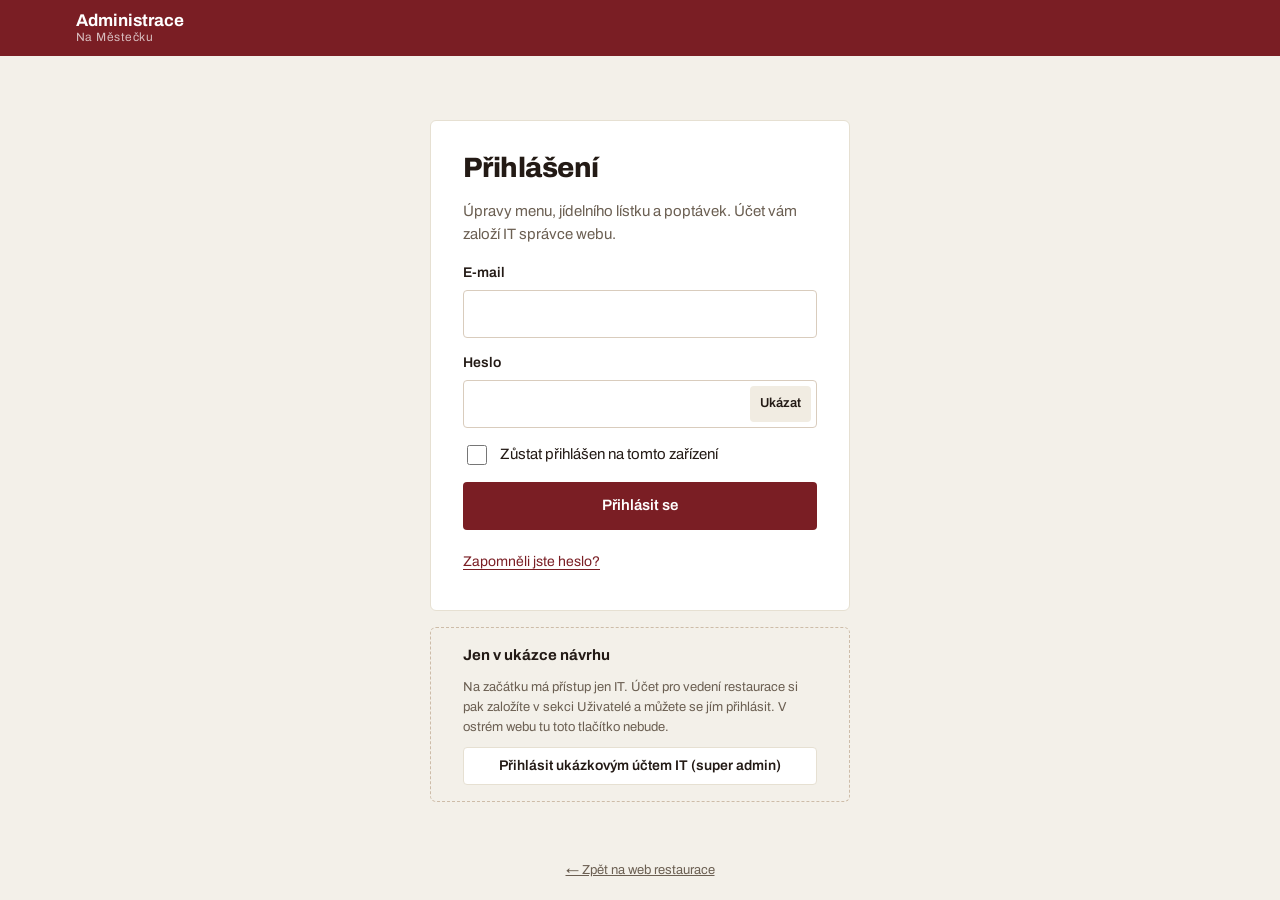
<file: prihlaseni.html>
<!doctype html>
<html lang="cs">
<head>
<meta charset="utf-8">
<meta name="viewport" content="width=device-width, initial-scale=1, viewport-fit=cover">
<meta name="robots" content="noindex, nofollow">
<link rel="icon" href="ikony/favicon.ico?v=2" sizes="32x32">
<link rel="icon" href="ikony/favicon.svg?v=2" type="image/svg+xml">
<link rel="apple-touch-icon" href="ikony/apple-touch-icon.png?v=2">
<link rel="manifest" href="ikony/site.webmanifest?v=2">
<meta name="theme-color" content="#7a1e24">
<title>Přihlášení – administrace Na Městečku</title>
<link rel="preconnect" href="https://fonts.googleapis.com">
<link rel="stylesheet" href="https://fonts.googleapis.com/css2?family=Archivo:wdth,wght@62..125,400..800&display=swap">
<link rel="stylesheet" href="styles.css?v=20261127f">
<script src="auth.js?v=20261127f"></script>
</head>
<body class="auth-body">

<header class="auth-top">
  <div class="wrap"><a class="brand" href="uvod.html"><span class="brand-text"><b style="font-size:17px">Administrace</b><small>Na Městečku</small></span></a></div>
</header>

<main class="auth-main">
  <div class="auth-karta">
    <h1>Přihlášení</h1>
    <p>Úpravy menu, jídelního lístku a poptávek. Účet vám založí IT správce webu.</p>
    <p class="auth-chyba" id="chyba" role="alert"></p>
    <form id="form" novalidate>
      <div class="field"><label for="email">E-mail</label><input id="email" type="email" autocomplete="username" inputmode="email" required></div>
      <div class="field"><label for="heslo">Heslo</label>
        <div class="heslo-pole"><input id="heslo" type="password" autocomplete="current-password" required><button type="button" data-ukaz="heslo" aria-controls="heslo">Ukázat</button></div>
      </div>
      <label class="zaskrt"><input type="checkbox" id="zustat">Zůstat přihlášen na tomto zařízení</label>
      <button class="btn btn-primary btn-block" id="odeslat">Přihlásit se</button>
    </form>
    <button type="button" class="auth-odkaz" id="zapomenute" aria-expanded="false" aria-controls="napoveda">Zapomněli jste heslo?</button>
    <p class="auth-napoveda" id="napoveda" hidden>Napište nebo zavolejte IT správci webu. V administraci vám jedním klikem pošle odkaz, přes který si nastavíte nové heslo. Odkaz platí 24 hodin a jde použít jen jednou.</p>
  </div>

  <div class="auth-ukazka" id="ukazka" hidden>
    <b>Jen v ukázce návrhu</b>
    <p>Na začátku má přístup jen IT. Účet pro vedení restaurace si pak založíte v sekci Uživatelé a můžete se jím přihlásit. V ostrém webu tu toto tlačítko nebude.</p>
    <button type="button" class="btn btn-ghost btn-sm" data-role="superadmin" style="background:#fff">Přihlásit ukázkovým účtem IT (super admin)</button>
  </div>
</main>

<p class="auth-pata"><a href="uvod.html">← Zpět na web restaurace</a></p>

<script>
(async function () {
  const $ = (s) => document.querySelector(s);
  const q = new URLSearchParams(location.search);
  const navrat = Ucty.bezpecnyNavrat(q.get('zpet'));
  const chyba = $('#chyba');
  if (q.get('chyba') === 'role') chyba.textContent = 'Na tuto část potřebujete přístup super admin (IT).';
  if (q.get('odhlaseno')) { chyba.className = 'auth-ok'; chyba.textContent = 'Odhlásili jste se.'; }

  try { await Ucty.pripravit(); } catch (e) { chyba.textContent = e.message; }
  if (Ucty.aktualni() && !q.get('chyba')) { location.replace(navrat); return; }

  document.querySelectorAll('[data-ukaz]').forEach((b) => b.addEventListener('click', () => {
    const i = document.getElementById(b.dataset.ukaz), skryte = i.type === 'password';
    i.type = skryte ? 'text' : 'password'; b.textContent = skryte ? 'Skrýt' : 'Ukázat';
  }));
  $('#zapomenute').addEventListener('click', (e) => { const n = $('#napoveda'); n.hidden = !n.hidden; e.currentTarget.setAttribute('aria-expanded', String(!n.hidden)); });

  async function prihlas(email, heslo, zustat) {
    const b = $('#odeslat'); b.disabled = true; b.textContent = 'Ověřuji…';
    chyba.className = 'auth-chyba'; chyba.textContent = '';
    try { await Ucty.prihlasit(email, heslo, zustat); location.replace(navrat); }
    catch (e) { chyba.textContent = e.message; b.disabled = false; b.textContent = 'Přihlásit se'; $('#heslo').select(); }
  }
  $('#form').addEventListener('submit', (e) => {
    e.preventDefault();
    const email = $('#email').value.trim(), heslo = $('#heslo').value;
    if (!email || !heslo) { chyba.textContent = 'Vyplňte e-mail i heslo.'; (email ? $('#heslo') : $('#email')).focus(); return; }
    prihlas(email, heslo, $('#zustat').checked);
  });

  // Ukázka: přihlášení ukázkovým účtem (projde stejným ověřením hesla jako ruční přihlášení)
  if (Ucty.UKAZKA) {
    $('#ukazka').hidden = false;
    const zkus = (role) => { const u = Ucty.ukazkoveHeslo(role); $('#email').value = u.email; $('#heslo').value = u.heslo; prihlas(u.email, u.heslo, false); };
    document.querySelectorAll('[data-role]').forEach((b) => b.addEventListener('click', () => zkus(b.dataset.role)));
    if (q.get('ukazka') === 'superadmin') zkus(q.get('ukazka'));   // jen pro snímky návrhu
  }
})();
</script>
</body>
</html>
</file>
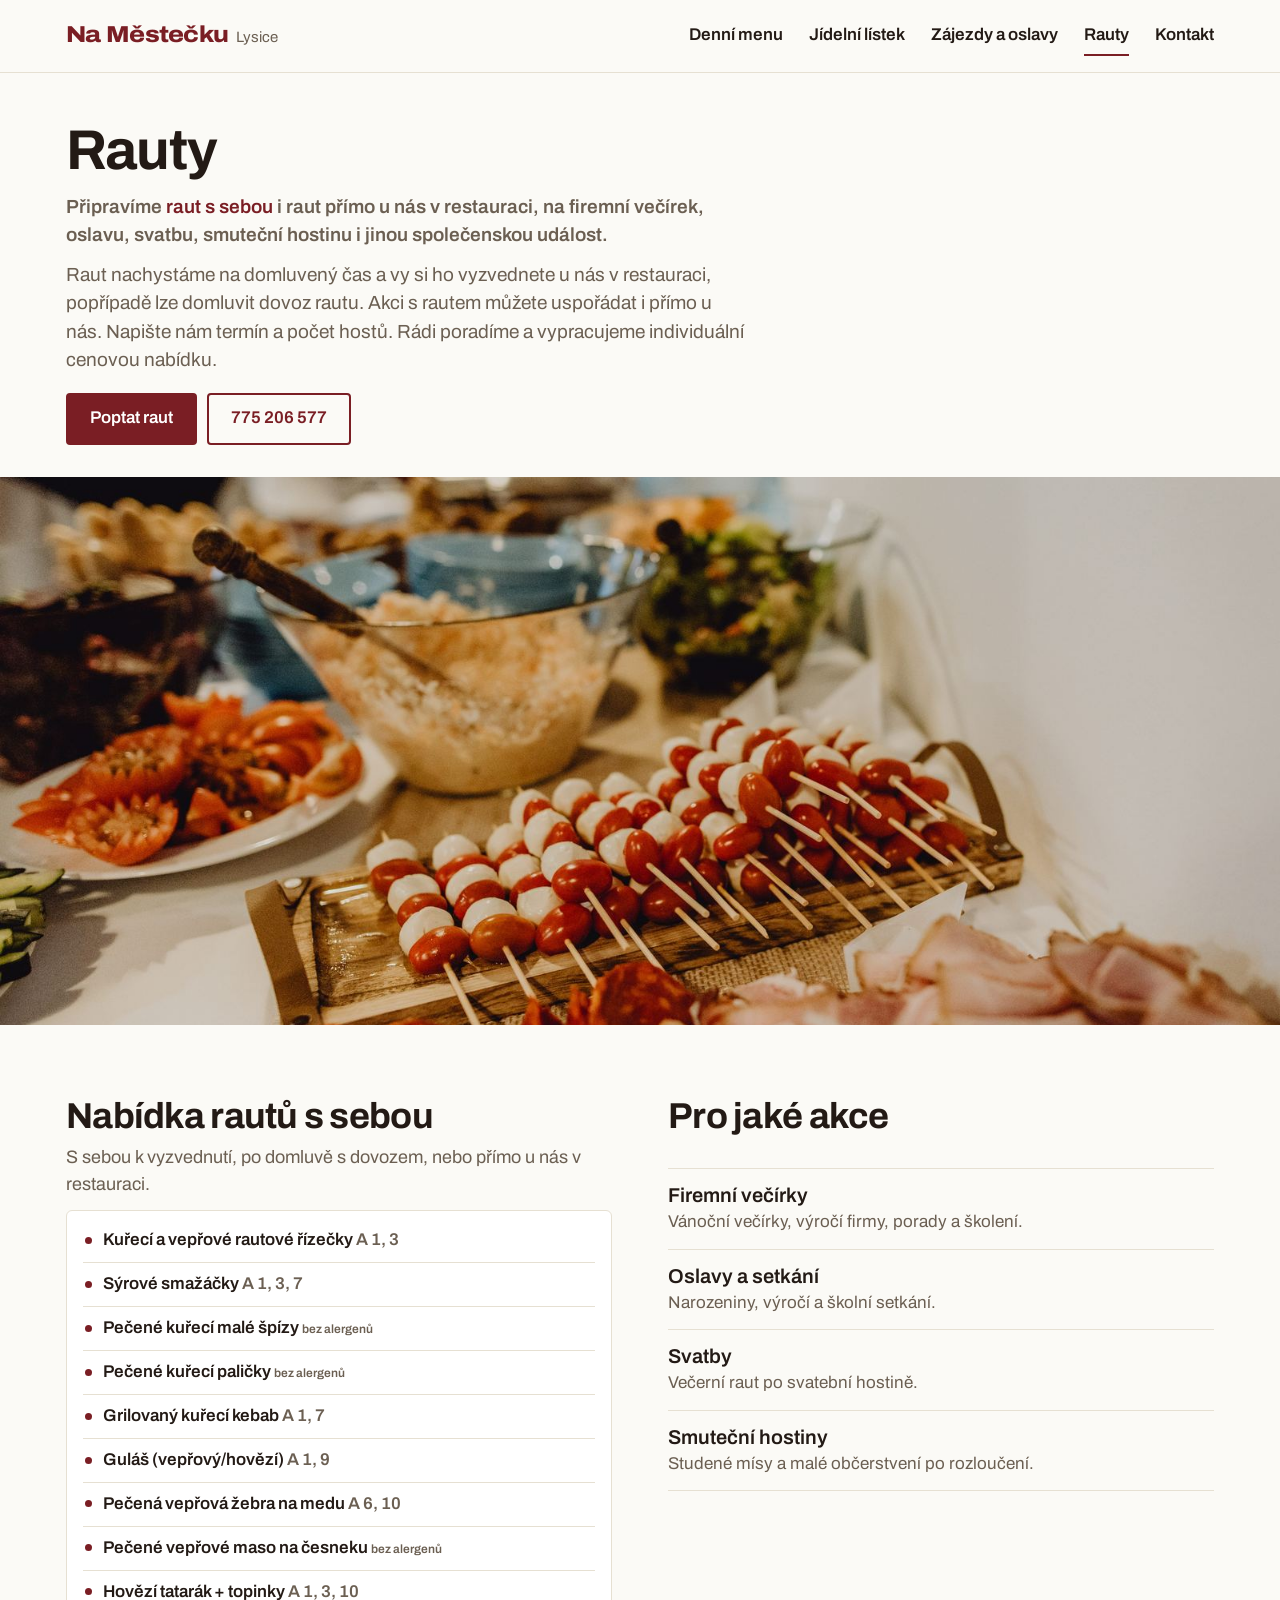
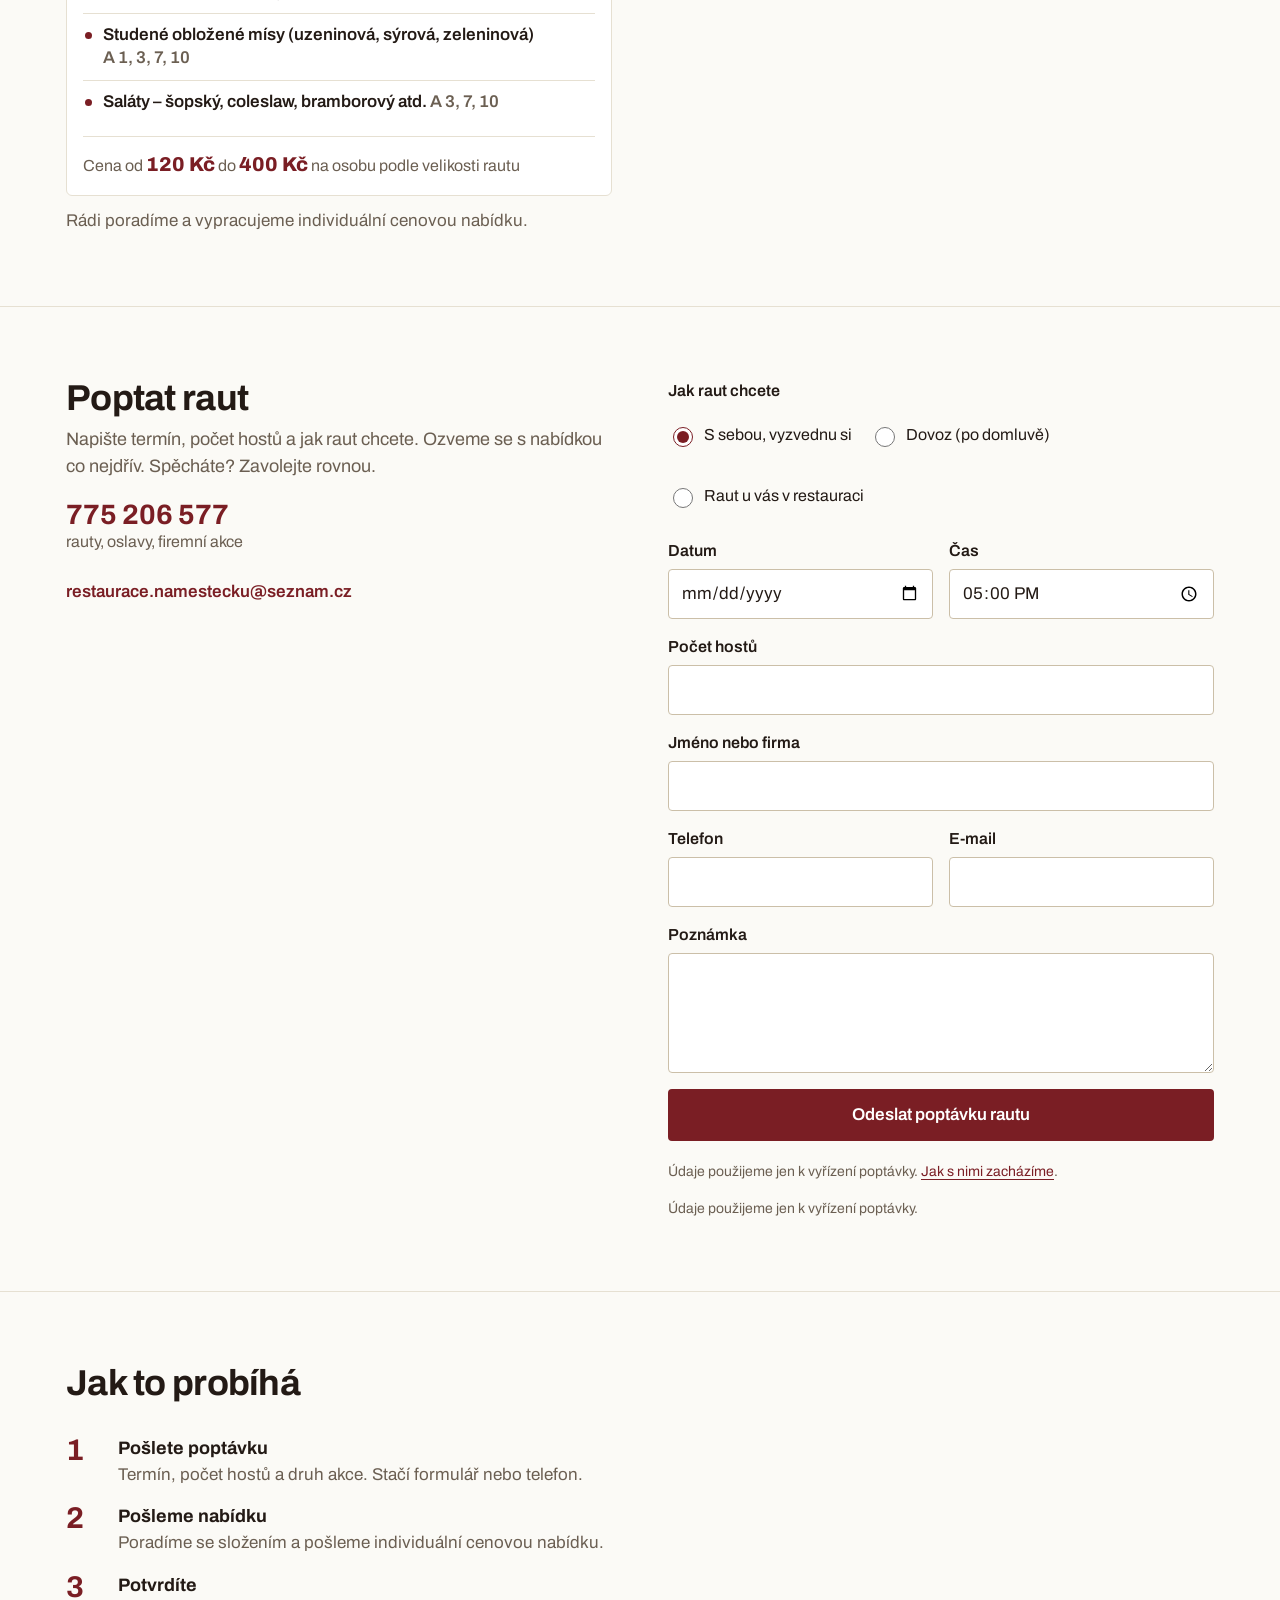
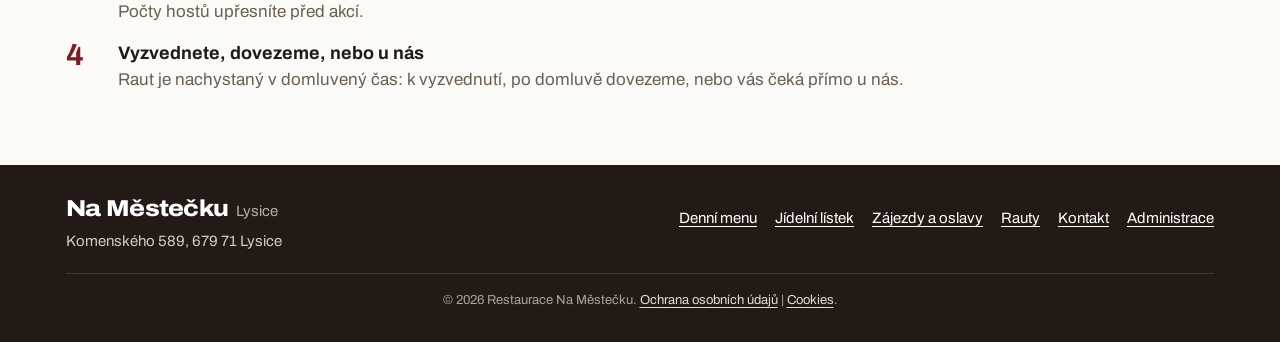
<file: rauty.html>
<!doctype html>
<html lang="cs">
<head>
<meta charset="utf-8">
<meta name="viewport" content="width=device-width, initial-scale=1, viewport-fit=cover">
<meta name="theme-color" content="#fbfaf6">
<title>Rauty s sebou Lysice – Restaurace Na Městečku</title>
<meta name="description" content="Rauty s sebou i přímo u nás v Lysicích: řízečky, špízy, žebra, tatarák, obložené mísy a saláty na firemní večírky, oslavy, svatby a smuteční hostiny. Od 120 Kč na osobu.">
<link rel="canonical" href="https://restauracenamestecku.cz/rauty">
<meta property="og:type" content="website">
<meta property="og:site_name" content="Restaurace Na Městečku Lysice">
<meta property="og:locale" content="cs_CZ">
<meta property="og:url" content="https://restauracenamestecku.cz/rauty">
<meta property="og:title" content="Rauty s sebou Lysice – Restaurace Na Městečku">
<meta property="og:description" content="Rauty s sebou i přímo u nás v Lysicích: řízečky, špízy, žebra, tatarák, obložené mísy a saláty na firemní večírky, oslavy, svatby a smuteční hostiny. Od 120 Kč na osobu.">
<meta property="og:image" content="https://restauracenamestecku.cz/assets/foto/raut.jpg">
<meta property="og:image:width" content="1600">
<meta property="og:image:height" content="1200">
<meta property="og:image:alt" content="Restaurace Na Městečku na náměstí v Lysicích">
<meta name="twitter:card" content="summary_large_image">
<meta name="geo.region" content="CZ-64">
<meta name="geo.placename" content="Lysice">
<meta name="geo.position" content="49.452086;16.537430">
<link rel="icon" href="ikony/favicon.ico?v=2" sizes="32x32">
<link rel="icon" href="ikony/favicon.svg?v=2" type="image/svg+xml">
<link rel="apple-touch-icon" href="ikony/apple-touch-icon.png?v=2">
<link rel="manifest" href="ikony/site.webmanifest?v=2">
<link rel="preconnect" href="https://fonts.googleapis.com">
<link rel="stylesheet" href="https://fonts.googleapis.com/css2?family=Archivo:wdth,wght@62..125,400..800&display=swap">
<link rel="stylesheet" href="web.css?v=20261127f">
<script src="app.js?v=20261127f" defer></script>
</head>
<body>

<header class="hlavicka">
  <div class="wrap">
    <a class="nazev" href="uvod.html"><b>Na Městečku</b><span>Lysice</span></a>
    <nav class="nav" aria-label="Hlavní">
      <a href="uvod.html#menu">Denní menu</a>
      <a href="listek.html">Jídelní lístek</a>
      <a href="skupiny.html">Zájezdy a oslavy</a>
      <a href="rauty.html" aria-current="page">Rauty</a>
      <a href="uvod.html#kontakt">Kontakt</a>
    </nav>
    <button class="menu-tlacitko" aria-label="Otevřít menu" aria-expanded="false"><svg viewBox="0 0 24 24" fill="none" stroke="currentColor" stroke-width="2" stroke-linecap="round" aria-hidden="true"><path d="M4 7h16M4 12h16M4 17h16"/></svg></button>
  </div>
  <nav class="mobilni-nav" aria-label="Mobilní">
    <a href="uvod.html#menu">Denní menu</a>
    <a href="listek.html">Jídelní lístek a pizza</a>
    <a href="skupiny.html">Zájezdy a oslavy</a>
    <a href="rauty.html">Rauty</a>
    <a href="uvod.html#kontakt">Kontakt a otevírací doba</a>
  </nav>
</header>

<main>
  <div class="wrap skupiny-uvod">
    <h1>Rauty</h1>
    <p class="skupiny-perex">Připravíme <span class="zvyrazneni-dovoz">raut s sebou</span> i raut přímo u nás v restauraci, na firemní večírek, oslavu, svatbu, smuteční hostinu i jinou společenskou událost.</p>
    <p>Raut nachystáme na domluvený čas a vy si ho vyzvednete u nás v restauraci, popřípadě lze domluvit dovoz rautu. Akci s rautem můžete uspořádat i přímo u nás. Napište nám termín a počet hostů. Rádi poradíme a vypracujeme individuální cenovou nabídku.</p>
    <div class="akce-radek" style="margin-top:6px">
      <a class="btn" href="#poptavka">Poptat raut</a>
      <a class="btn obrys" href="tel:+420775206577">775 206 577</a>
    </div>
  </div>
  <figure class="skupiny-foto"><img src="assets/foto/raut.jpg" alt="Raut se studenou mísou, jednohubkami s mozzarellou a rajčaty a saláty" width="1600" height="1068"></figure>

  <section class="sekce">
    <div class="wrap dvoje">
      <div class="rauty-nabidka" data-rauty>
        <div class="sekce-hlava"><h2>Nabídka rautů s sebou</h2><p>S sebou k vyzvednutí, po domluvě s dovozem, nebo přímo u nás v restauraci.</p></div>
        <div class="nabidka-karta">
          <ul class="rauty-seznam">
            <li>Kuřecí a vepřové rautové řízečky</li>
            <li>Sýrové smažáčky</li>
            <li>Pečené kuřecí malé špízy</li>
            <li>Pečené kuřecí paličky</li>
            <li>Grilovaný kuřecí kebab</li>
            <li>Guláš (vepřový/hovězí)</li>
            <li>Pečená vepřová žebra na medu</li>
            <li>Pečené vepřové maso na česneku</li>
            <li>Hovězí tatarák + topinky</li>
            <li>Studené obložené mísy (uzeninová, sýrová, zeleninová)</li>
            <li>Saláty – šopský, coleslaw, bramborový atd.</li>
          </ul>
          <p class="nabidka-cena"><span>Cena od <b>120 Kč</b> do <b>400 Kč</b> na osobu podle velikosti rautu</span></p>
        </div>
        <p class="nabidka-pozn">Rádi poradíme a vypracujeme individuální cenovou nabídku.</p>
      </div>
      <div>
        <div class="sekce-hlava"><h2>Pro jaké akce</h2></div>
        <ul class="seznam-akci">
          <li><b>Firemní večírky</b><span>Vánoční večírky, výročí firmy, porady a školení.</span></li>
          <li><b>Oslavy a setkání</b><span>Narozeniny, výročí a školní setkání.</span></li>
          <li><b>Svatby</b><span>Večerní raut po svatební hostině.</span></li>
          <li><b>Smuteční hostiny</b><span>Studené mísy a malé občerstvení po rozloučení.</span></li>
        </ul>
      </div>
    </div>
  </section>

  <section class="sekce" id="poptavka">
    <div class="wrap dvoje">
      <div class="kontakt-skupiny">
        <div class="sekce-hlava" style="margin-bottom:6px"><h2>Poptat raut</h2><p>Napište termín, počet hostů a jak raut chcete. Ozveme se s nabídkou co nejdřív. Spěcháte? Zavolejte rovnou.</p></div>
        <div class="telefony">
          <a href="tel:+420775206577"><b>775 206 577</b><span>rauty, oslavy, firemní akce</span></a>
          <a href="mailto:restaurace.namestecku@seznam.cz" style="font-weight:600;color:var(--vino)">restaurace.namestecku@seznam.cz</a>
        </div>
      </div>
      <form class="form" id="poptavka-form" data-typ="Raut">
        <fieldset class="pole" style="border:0;padding:0;margin:0">
          <legend class="popis" style="padding:0;margin-bottom:6px">Jak raut chcete</legend>
          <div class="volby">
            <label><input type="radio" name="doprava" value="Vyzvednutí" checked>S sebou, vyzvednu si</label>
            <label><input type="radio" name="doprava" value="Dovoz">Dovoz (po domluvě)</label>
            <label><input type="radio" name="doprava" value="V restauraci">Raut u vás v restauraci</label>
          </div>
        </fieldset>
        <div class="pole" data-jen-dovoz><label for="f-misto">Kam raut dovézt</label><input id="f-misto" autocomplete="address-level2" placeholder="Obec, případně adresa"></div>
        <div class="dve">
          <div class="pole"><label for="f-datum">Datum</label><input id="f-datum" type="date"></div>
          <div class="pole"><label for="f-cas">Čas</label><input id="f-cas" type="time" value="17:00"></div>
        </div>
        <div class="pole"><label for="f-osob">Počet hostů</label><input id="f-osob" type="number" inputmode="numeric" min="1"></div>
        <div class="pole"><label for="f-jmeno">Jméno nebo firma</label><input id="f-jmeno" autocomplete="name" required></div>
        <div class="dve">
          <div class="pole"><label for="f-tel">Telefon</label><input id="f-tel" type="tel" autocomplete="tel" required></div>
          <div class="pole"><label for="f-mail">E-mail</label><input id="f-mail" type="email" autocomplete="email" required></div>
        </div>
        <div class="pole"><label for="f-zprava">Poznámka</label><textarea id="f-zprava"></textarea></div>
        <div class="past" aria-hidden="true"><label for="f-web">Nevyplňujte</label><input id="f-web" tabindex="-1" autocomplete="off"></div>
        <p class="poptavka-chyba" id="poptavka-chyba" role="alert"></p>
        <button class="btn btn-plna" type="submit">Odeslat poptávku rautu</button>
        <p class="gdpr-info">Údaje použijeme jen k vyřízení poptávky. <a href="ochrana-udaju.html">Jak s nimi zacházíme</a>.</p>
        <p class="dekujeme" role="status">Děkujeme, poptávka dorazila. Brzy se ozveme. (ukázka)</p>
        <p class="pozn">Údaje použijeme jen k vyřízení poptávky.</p>
      </form>
    </div>
  </section>

  <section class="sekce">
    <div class="wrap">
      <div class="sekce-hlava"><h2>Jak to probíhá</h2></div>
      <ol class="postup">
        <li><div><b>Pošlete poptávku</b><span>Termín, počet hostů a druh akce. Stačí formulář nebo telefon.</span></div></li>
        <li><div><b>Pošleme nabídku</b><span>Poradíme se složením a pošleme individuální cenovou nabídku.</span></div></li>
        <li><div><b>Potvrdíte</b><span>Počty hostů upřesníte před akcí.</span></div></li>
        <li><div><b>Vyzvednete, dovezeme, nebo u nás</b><span>Raut je nachystaný v domluvený čas: k vyzvednutí, po domluvě dovezeme, nebo vás čeká přímo u nás.</span></div></li>
      </ol>
    </div>
  </section>
</main>

<footer class="paticka">
  <div class="wrap">
    <div style="display:grid;gap:8px">
      <a class="nazev" href="uvod.html"><b>Na Městečku</b><span>Lysice</span></a>
      <p>Komenského 589, 679 71 Lysice</p>
    </div>
    <div class="odkazy"><a href="uvod.html#menu">Denní menu</a><a href="listek.html">Jídelní lístek</a><a href="skupiny.html">Zájezdy a oslavy</a><a href="rauty.html">Rauty</a><a href="uvod.html#kontakt">Kontakt</a><a href="admin.html">Administrace</a></div>
    <p class="paticka-spodek">© <span data-rok>2026</span> Restaurace Na Městečku. <a href="ochrana-udaju.html">Ochrana osobních údajů</a> | <a href="ochrana-udaju.html#cookies">Cookies</a>.</p>
  </div>
</footer>

<div class="lista">
  <a class="btn" href="tel:+420775206577"><svg viewBox="0 0 24 24" fill="none" stroke="currentColor" stroke-width="2" aria-hidden="true"><path d="M22 16.9v3a2 2 0 0 1-2.2 2 19.8 19.8 0 0 1-8.6-3.1 19.5 19.5 0 0 1-6-6A19.8 19.8 0 0 1 2.1 4.2 2 2 0 0 1 4.1 2h3a2 2 0 0 1 2 1.7c.1.9.4 1.8.7 2.7a2 2 0 0 1-.5 2.1L8 9.8a16 16 0 0 0 6 6l1.3-1.3a2 2 0 0 1 2.1-.4c.9.3 1.8.6 2.7.7a2 2 0 0 1 1.7 2z"/></svg>775 206 577</a>
  <a class="btn obrys" href="#poptavka">Poptat raut</a>
</div>
</body>
</html>
</file>
<file: styles.css>
/* Restaurace Na Městečku – styly administrace (barvy a písmo sjednocené s web.css)
   Mobil na prvním místě: základní styly platí pro telefon, širší obrazovky jen přidávají sloupce. */
:root {
  --bg: #fbfaf6;
  --surface: #ffffff;
  --ink: #231a15;
  --muted: #6b5f52;
  --line: #e6e0d2;
  --wine: #7a1e24;
  --wine-2: #5e161b;
  --wine-soft: #f4e7e5;
  --gold: #efc244;
  --gold-soft: #fcf3d6;
  --green: #1f5c3a;
  --green-soft: #e5f2ea;
  --chip: #f1ece2;
  --radius: 4px;
  --shadow: none;
  --f-display: "Archivo", "Segoe UI", Roboto, Arial, sans-serif;
  --f-body: "Archivo", "Segoe UI", Roboto, Arial, sans-serif;
  --gutter: 16px;
  --max: 1160px;
}
* { box-sizing: border-box; }
[hidden] { display: none !important; }
html { -webkit-text-size-adjust: 100%; scroll-behavior: smooth; scroll-padding-top: 76px; }
body { margin: 0; background: var(--bg); color: var(--ink); font-family: var(--f-body); font-size: 16px; line-height: 1.55; overflow-x: hidden; }
img { max-width: 100%; display: block; }
/* Na telefonu jeden sloupec, který se nikdy neroztáhne přes displej (širší rozložení přidávají media queries níže) */
.contact, .cards, .why, .for-whom, .group-menus, .form-wrap, .menu-layout, .promo { grid-template-columns: minmax(0, 1fr); }
.panel a, .phone-row b, .phone-row span { overflow-wrap: anywhere; }
a { color: var(--wine); }
h1, h2, h3 { font-family: var(--f-display); line-height: 1.1; margin: 0; letter-spacing: -.01em; text-wrap: balance; overflow-wrap: break-word; }
h1 { font-size: clamp(32px, 8vw, 58px); font-weight: 700; }
h2 { font-size: clamp(26px, 6vw, 40px); font-weight: 700; }
h3 { font-size: 20px; font-weight: 600; }
p { margin: 0; }
.wrap { width: 100%; max-width: var(--max); margin: 0 auto; padding-left: max(var(--gutter), env(safe-area-inset-left)); padding-right: max(var(--gutter), env(safe-area-inset-right)); }
.eyebrow { font-size: 12px; font-weight: 700; letter-spacing: .14em; text-transform: uppercase; color: var(--wine); }
.lead { font-size: 17px; color: var(--muted); max-width: 60ch; }
.num { font-variant-numeric: tabular-nums; }
.sr { position: absolute; width: 1px; height: 1px; overflow: hidden; clip: rect(0 0 0 0); }

/* ---------- Tlačítka ---------- */
.btn { display: inline-flex; align-items: center; justify-content: center; gap: 8px; min-height: 48px; padding: 0 20px; border-radius: 4px; font: 600 15px/1 var(--f-body); text-decoration: none; border: 1.5px solid transparent; cursor: pointer; text-align: center; max-width: 100%; }
.btn svg { width: 18px; height: 18px; flex: none; }
.btn-primary { background: var(--wine); color: #fff; }
.btn-primary:hover { background: var(--wine-2); }
.btn-light { background: #fff; color: var(--wine); }
.btn-ghost { background: transparent; color: var(--ink); border-color: var(--line); }
.btn-ghost:hover { border-color: var(--wine); color: var(--wine); }
.btn-ghost.on-dark { color: #fff; border-color: rgba(255,255,255,.5); }
.btn-sm { min-height: 38px; padding: 0 14px; font-size: 14px; }
.btn-block { width: 100%; }

/* ---------- Hlavička ---------- */
.site-header { position: sticky; top: 0; z-index: 30; background: rgba(251, 247, 241, .94); backdrop-filter: saturate(1.4) blur(10px); border-bottom: 1px solid var(--line); }
.site-header .wrap { display: flex; align-items: center; gap: 12px; height: 64px; }
.brand { display: flex; align-items: center; gap: 10px; text-decoration: none; color: var(--ink); margin-right: auto; min-width: 0; }
.brand-mark { width: 40px; height: 40px; border-radius: 4px; background: var(--wine); color: #fff; display: grid; place-items: center; font: 700 20px/1 var(--f-display); flex: none; }
.brand-text { display: grid; line-height: 1.1; min-width: 0; }
.brand-text b { font: 700 19px/1.1 var(--f-display); white-space: nowrap; }
.brand-text small { font-size: 12px; color: var(--muted); letter-spacing: .04em; }
.nav { display: none; gap: 4px; }
.nav a { color: var(--ink); text-decoration: none; font-weight: 500; font-size: 15px; padding: 8px 12px; border-radius: 4px; }
.nav a:hover, .nav a[aria-current="page"] { background: var(--chip); color: var(--wine); }
.header-call { display: none; }
.menu-toggle { width: 44px; height: 44px; border-radius: 4px; border: 1px solid var(--line); background: #fff; display: grid; place-items: center; cursor: pointer; color: var(--ink); }
.menu-toggle svg { width: 22px; height: 22px; }
.mobile-nav { display: none; border-top: 1px solid var(--line); background: var(--bg); }
.mobile-nav.open { display: block; }
.mobile-nav a { display: flex; justify-content: space-between; align-items: center; padding: 14px var(--gutter); color: var(--ink); text-decoration: none; font-weight: 600; font-size: 17px; border-bottom: 1px solid var(--line); }
.mobile-nav a::after { content: "›"; color: var(--muted); font-size: 22px; }
@media (min-width: 900px) {
  .nav { display: flex; }
  .header-call { display: inline-flex; }
  .menu-toggle, .mobile-nav, .mobile-nav.open { display: none; }
  .site-header .wrap { height: 72px; }
}

/* ---------- Spodní lišta na mobilu ---------- */
.action-bar { position: fixed; left: 0; right: 0; bottom: 0; z-index: 40; display: grid; grid-template-columns: 1fr 1fr; gap: 8px; padding: 10px var(--gutter) calc(10px + env(safe-area-inset-bottom)); background: rgba(255,255,255,.96); border-top: 1px solid var(--line); box-shadow: 0 -6px 20px rgba(43,29,22,.08); }
.action-bar .btn { min-height: 46px; padding: 0 10px; font-size: 14px; }
body.has-bar { padding-bottom: 76px; }
@media (min-width: 900px) { .action-bar { display: none; } body.has-bar { padding-bottom: 0; } }

/* ---------- Úvodní blok ---------- */
.hero { position: relative; color: #fff; background: var(--wine-2); overflow: hidden; }
.hero-bg { position: absolute; inset: 0; background-size: cover; background-position: center; }
.hero-bg::after { content: ""; position: absolute; inset: 0; background: linear-gradient(180deg, rgba(40,10,10,.55) 0%, rgba(40,10,10,.82) 100%); }
.hero .wrap { position: relative; display: grid; grid-template-columns: minmax(0, 1fr); gap: 22px; padding-top: 26px; padding-bottom: 28px; }
.hero h1 { color: #fff; }
.hero h1 em { font-style: normal; }
.hero .lead { color: rgba(255,255,255,.86); }
.hero-text { display: grid; gap: 12px; align-content: center; }
.hero .eyebrow { color: var(--gold); }
.hero-actions { display: flex; flex-wrap: wrap; gap: 10px; margin-top: 6px; }
.open-pill { display: inline-flex; align-items: center; gap: 8px; width: fit-content; background: rgba(255,255,255,.14); border: 1px solid rgba(255,255,255,.25); border-radius: 4px; padding: 5px 12px; font-size: 14px; font-weight: 500; }
.open-pill i { width: 8px; height: 8px; border-radius: 50%; background: #5fd38d; box-shadow: 0 0 0 3px rgba(95,211,141,.25); }
.open-pill.closed i { background: #f1a3a3; box-shadow: 0 0 0 3px rgba(241,163,163,.25); }
/* ---------- Varianty úvodu (přepínač jen v návrhu) ---------- */
.variant-bar { background: #24150f; color: rgba(255,255,255,.75); font-size: 13px; }
.variant-bar .wrap { display: flex; gap: 6px; align-items: center; padding-top: 7px; padding-bottom: 7px; overflow-x: auto; scrollbar-width: none; }
.variant-bar span { white-space: nowrap; margin-right: 4px; }
.variant-bar button { flex: none; border: 1px solid rgba(255,255,255,.25); background: transparent; color: #fff; border-radius: 4px; padding: 4px 11px; font: 600 12.5px/1.2 var(--f-body); cursor: pointer; white-space: nowrap; }
.variant-bar button.on { background: var(--gold); border-color: var(--gold); color: #2b1d16; }
html.bez-prepinace .variant-bar { display: none; }

[data-hero="jidlo"] .hero-bg { background-image: url(assets/foto/svickova.jpg); background-position: 50% 60%; }
[data-hero="sal"] .hero-bg { background-image: url(assets/foto/svatba-sal.jpg); background-position: 50% 35%; }
[data-hero="budova"] .hero-bg { background-image: url(assets/foto/budova.jpg); }
[data-hero="jidlo"] .hero-bg::after { background: linear-gradient(90deg, rgba(30,10,8,.88) 0%, rgba(30,10,8,.55) 55%, rgba(30,10,8,.35) 100%); }
[data-hero="sal"] .hero-bg::after { background: linear-gradient(90deg, rgba(60,14,16,.82) 0%, rgba(60,14,16,.45) 50%, rgba(60,14,16,.12) 100%); }
@media (max-width: 899px) { [data-hero="sal"] .hero-bg::after { background: linear-gradient(180deg, rgba(60,14,16,.7), rgba(60,14,16,.35)); } }
.hero-photos { display: none; }

/* Světlá varianta: bez velké fotky, menu je hlavní, vedle koláž jídla a sálu */
[data-hero="svetly"] .hero { background: linear-gradient(180deg, #f6ede2 0%, var(--bg) 100%); color: var(--ink); border-bottom: 1px solid var(--line); }
[data-hero="svetly"] .hero-bg { display: none; }
[data-hero="svetly"] .hero h1 { color: var(--ink); }
[data-hero="svetly"] .hero h1 em { font-style: normal; color: var(--wine); }
[data-hero="svetly"] .hero .lead { color: var(--muted); }
[data-hero="svetly"] .open-pill { background: var(--green-soft); border-color: transparent; color: var(--green); }
[data-hero="svetly"] .open-pill.closed { background: var(--wine-soft); color: var(--wine); }
[data-hero="svetly"] .hero .btn-light { background: var(--wine); color: #fff; }
[data-hero="svetly"] .hero .btn-ghost.on-dark { color: var(--ink); border-color: var(--line); background: #fff; }
[data-hero="svetly"] .daily { box-shadow: 0 1px 2px rgba(43,29,22,.06), 0 18px 40px rgba(125,31,34,.12); border: 1px solid var(--line); }
@media (min-width: 900px) {
  [data-hero="svetly"] .hero-photos { display: grid; grid-template-columns: 1.25fr 1fr; grid-template-rows: 150px 150px; gap: 10px; margin-top: 18px; max-width: 520px; }
  [data-hero="svetly"] .hero-photos img { width: 100%; height: 100%; object-fit: cover; border-radius: 4px; }
  [data-hero="svetly"] .hero-photos img:first-child { grid-row: span 2; }
}

/* Na telefonu je menu hned pod nadpisem: delší text a tlačítka se schovají (odkazy jsou v menu a ve spodní liště). */
@media (max-width: 899px) {
  .hero h1 { font-size: 27px; }
  .hero .lead, .hero-actions { display: none; }
  .hero .wrap { gap: 16px; padding-top: 18px; padding-bottom: 20px; }
}
@media (min-width: 900px) {
  .hero .wrap { grid-template-columns: minmax(0, 1fr) 440px; gap: 48px; padding-top: 64px; padding-bottom: 64px; min-height: 560px; }
}

/* ---------- Karta denního menu ---------- */
.daily { background: var(--surface); color: var(--ink); border-radius: 4px; box-shadow: var(--shadow); overflow: hidden; }
.daily-head { display: flex; justify-content: space-between; align-items: baseline; gap: 10px; padding: 16px 18px 6px; }
.daily-head h2 { font-size: 24px; }
.daily-head small { color: var(--muted); font-size: 13px; }
.day-tabs { display: grid; grid-template-columns: repeat(5, 1fr); gap: 4px; padding: 8px 12px 0; }
.day-tab { appearance: none; border: 0; background: transparent; border-radius: 4px; padding: 8px 0 7px; cursor: pointer; font: inherit; color: var(--muted); display: grid; gap: 1px; justify-items: center; }
.day-tab b { font-size: 15px; color: var(--ink); }
.day-tab span { font-size: 12px; }
.day-tab[aria-selected="true"] { background: var(--wine); color: rgba(255,255,255,.85); }
.day-tab[aria-selected="true"] b { color: #fff; }
.day-tab.today:not([aria-selected="true"]) b { color: var(--wine); }
.daily-body { padding: 14px 18px 18px; display: grid; gap: 12px; }
.daily-date { display: flex; align-items: center; gap: 8px; font-weight: 600; font-size: 15px; }
.badge { display: inline-flex; align-items: center; font-size: 11px; font-weight: 700; letter-spacing: .06em; text-transform: uppercase; border-radius: 6px; padding: 3px 7px; background: var(--chip); color: var(--wine); }
.badge.green { background: var(--green-soft); color: var(--green); }
.badge.gold { background: var(--gold-soft); color: #8a5d0b; }
.soup { display: flex; gap: 10px; align-items: baseline; padding: 10px 12px; background: var(--gold-soft); border-radius: 4px; }
.soup .k { font-size: 12px; font-weight: 700; text-transform: uppercase; letter-spacing: .08em; color: #8a5d0b; flex: none; }
.soup .v { font-weight: 600; }
.meals { list-style: none; margin: 0; padding: 0; display: grid; }
.meal { display: grid; grid-template-columns: 30px minmax(0, 1fr) auto; gap: 10px; align-items: start; padding: 11px 0; border-bottom: 1px dashed var(--line); }
.meal:last-child { border-bottom: 0; }
.meal-no { width: 30px; height: 30px; border-radius: 50%; background: var(--wine-soft); color: var(--wine); font-weight: 700; display: grid; place-items: center; font-size: 15px; }
.meal-name { font-weight: 600; line-height: 1.35; overflow-wrap: anywhere; }
.meal-meta { display: flex; flex-wrap: wrap; gap: 6px; margin-top: 4px; align-items: center; }
.meal-price { font-weight: 700; font-size: 17px; white-space: nowrap; padding-top: 2px; }
.alg { display: inline-flex; gap: 3px; flex-wrap: wrap; }
.alg span { min-width: 20px; height: 20px; padding: 0 4px; border-radius: 6px; background: var(--chip); color: var(--muted); font-size: 11px; font-weight: 700; display: grid; place-items: center; }
.daily-foot { display: grid; gap: 10px; padding: 14px 18px 18px; border-top: 1px solid var(--line); background: #fdfaf6; }
.daily-foot p { font-size: 13px; color: var(--muted); }
/* tlačítko se smí zalomit, aby nikdy neroztáhlo kartu přes okraj displeje (větší písmo v telefonu) */
.daily .btn, .action-bar .btn { white-space: normal; text-align: center; line-height: 1.2; padding-top: 8px; padding-bottom: 8px; }
.daily { min-width: 0; max-width: 100%; }
.daily-empty { padding: 26px 8px; text-align: center; color: var(--muted); }

/* ---------- Pruh s informacemi ---------- */
.info-strip { background: var(--surface); border-bottom: 1px solid var(--line); }
.info-strip .wrap { display: grid; grid-template-columns: 1fr 1fr; gap: 14px 18px; padding-top: 18px; padding-bottom: 18px; }
.info { display: flex; gap: 10px; align-items: flex-start; min-width: 0; }
.info svg { width: 22px; height: 22px; color: var(--wine); flex: none; margin-top: 1px; }
.info b { display: block; font-size: 14px; }
.info span, .info a { font-size: 14px; color: var(--muted); text-decoration: none; }
.info a { color: var(--wine); font-weight: 600; }
@media (min-width: 900px) { .info-strip .wrap { grid-template-columns: repeat(4, 1fr); } }

/* ---------- Sekce ---------- */
.section { padding: 48px 0; }
.section.alt { background: var(--surface); border-block: 1px solid var(--line); }
.section-head { display: grid; gap: 8px; margin-bottom: 24px; }
.section-head.row { display: flex; flex-wrap: wrap; justify-content: space-between; align-items: end; gap: 12px; }
@media (min-width: 900px) { .section { padding: 80px 0; } .section-head { margin-bottom: 36px; } }

.cards { display: grid; gap: 14px; }
.card { background: var(--surface); border: 1px solid var(--line); border-radius: var(--radius); overflow: hidden; display: grid; text-decoration: none; color: var(--ink); }
.card img { width: 100%; aspect-ratio: 16 / 10; object-fit: cover; }
.card-body { padding: 16px; display: grid; gap: 6px; }
.card-body p { color: var(--muted); font-size: 15px; }
.card-body .more { color: var(--wine); font-weight: 600; font-size: 15px; margin-top: 4px; }
a.card:hover { border-color: var(--wine); }
@media (min-width: 700px) { .cards { grid-template-columns: repeat(3, 1fr); gap: 20px; } }
/* Na telefonu karty jako řádky s malou fotkou, ať se k zájezdům a kontaktu dá rychle doscrollovat */
@media (max-width: 699px) {
  .cards .card { grid-template-columns: 112px minmax(0, 1fr); }
  .cards .card img { aspect-ratio: auto; height: 100%; min-height: 120px; }
  .cards .card-body { padding: 12px 14px; gap: 3px; }
  .cards .card-body h3 { font-size: 18px; }
  .cards .card-body p { font-size: 14px; }
}

/* Prodejní blok pro zájezdy */
.promo { display: grid; border-radius: 4px; overflow: hidden; background: var(--wine); color: #fff; }
.promo img { width: 100%; height: 100%; min-height: 220px; max-height: 420px; object-fit: cover; }
.promo-body { padding: 24px 20px; display: grid; gap: 14px; align-content: center; }
.promo-body h2 { color: #fff; }
.promo-body p { color: rgba(255,255,255,.85); }
.ticks { list-style: none; padding: 0; margin: 0; display: grid; gap: 8px; }
.ticks li { display: flex; gap: 10px; align-items: baseline; }
.ticks li::before { content: "✓"; flex: none; width: 22px; height: 22px; border-radius: 50%; background: rgba(255,255,255,.16); display: grid; place-items: center; font-size: 13px; font-weight: 700; color: var(--gold); }
.ticks.dark li::before { background: var(--green-soft); color: var(--green); }
.promo .btns { display: flex; flex-wrap: wrap; gap: 10px; margin-top: 4px; }
@media (min-width: 900px) { .promo { grid-template-columns: 1.1fr 1fr; } .promo img { max-height: none; } .promo-body { padding: 48px; } }

/* Galerie – na mobilu vodorovně posuvná */
.gallery { display: grid; grid-auto-flow: column; grid-auto-columns: 78%; gap: 10px; overflow-x: auto; scroll-snap-type: x mandatory; padding-bottom: 6px; margin: 0 calc(-1 * var(--gutter)); padding-left: var(--gutter); padding-right: var(--gutter); scrollbar-width: none; }
.gallery::-webkit-scrollbar { display: none; }
.gallery img { width: 100%; aspect-ratio: 4 / 3; object-fit: cover; border-radius: 4px; scroll-snap-align: start; }
@media (min-width: 900px) {
  .gallery { grid-auto-flow: row; grid-template-columns: repeat(4, 1fr); grid-auto-columns: auto; grid-auto-rows: 210px; overflow: visible; margin: 0; padding: 0; gap: 14px; }
  .gallery img { height: 100%; aspect-ratio: auto; }
  .gallery img:first-child { grid-column: span 2; grid-row: span 2; }
  .gallery.mini { grid-template-columns: repeat(3, 1fr); grid-auto-rows: 150px; }
  .gallery.mini img:first-child { grid-column: auto; grid-row: auto; }
}

/* Kontakt */
.contact { display: grid; gap: 16px; }
.panel { background: var(--surface); border: 1px solid var(--line); border-radius: var(--radius); padding: 18px; display: grid; gap: 12px; align-content: start; }
.panel h3 { font-size: 19px; }
.hours { width: 100%; border-collapse: collapse; font-size: 15px; }
.hours td { padding: 7px 0; border-bottom: 1px solid var(--line); }
.hours td:last-child { text-align: right; font-weight: 600; }
.hours tr:last-child td { border-bottom: 0; }
.hours tr.now td { color: var(--wine); }
.phone-row { display: grid; gap: 2px; padding: 12px 14px; border-radius: 4px; background: var(--chip); text-decoration: none; color: var(--ink); }
.phone-row b { font-size: 20px; font-family: var(--f-display); color: var(--wine); }
.phone-row span { font-size: 14px; color: var(--muted); }
.map-card { position: relative; border-radius: var(--radius); overflow: hidden; min-height: 240px; display: grid; align-items: end; color: #fff; text-decoration: none; }
.map-card img { position: absolute; inset: 0; width: 100%; height: 100%; object-fit: cover; }
.map-card::after { content: ""; position: absolute; inset: 0; background: linear-gradient(180deg, transparent 35%, rgba(20,8,8,.82)); }
.map-card div { position: relative; z-index: 1; padding: 18px; display: grid; gap: 4px; }
.map-card b { font-family: var(--f-display); font-size: 22px; }
@media (min-width: 900px) { .contact { grid-template-columns: 1fr 1fr 1.2fr; gap: 20px; } }

/* Patička */
.site-footer { background: #24150f; color: rgba(255,255,255,.75); padding: 36px 0 28px; font-size: 14px; }
.site-footer .wrap { display: grid; gap: 18px; }
.site-footer a { color: #fff; }
.site-footer .brand { color: #fff; }
.site-footer .brand-text small { color: rgba(255,255,255,.6); }
.foot-links { display: flex; flex-wrap: wrap; gap: 8px 18px; }
@media (min-width: 900px) { .site-footer .wrap { grid-template-columns: 1.4fr 1fr 1fr; align-items: start; } }

/* ---------- Jídelní lístek ---------- */
.page-head { padding: 28px 0 18px; display: grid; gap: 10px; }
.page-head .lead { font-size: 16px; }
.menu-tools { position: sticky; top: 64px; z-index: 20; background: rgba(251,247,241,.96); backdrop-filter: blur(8px); border-bottom: 1px solid var(--line); }
.menu-tools .wrap { display: grid; gap: 10px; padding-top: 10px; padding-bottom: 10px; }
.chips { display: flex; gap: 8px; overflow-x: auto; scrollbar-width: none; margin: 0 calc(-1 * var(--gutter)); padding: 0 var(--gutter); }
.chips::-webkit-scrollbar { display: none; }
.chip { flex: none; display: inline-flex; align-items: center; min-height: 38px; padding: 0 14px; border-radius: 4px; background: #fff; border: 1px solid var(--line); color: var(--ink); text-decoration: none; font-weight: 600; font-size: 14px; white-space: nowrap; cursor: pointer; }
.chip.active, .chip:hover { background: var(--wine); color: #fff; border-color: var(--wine); }
.search-row { display: flex; gap: 8px; }
.search { flex: 1; min-width: 0; position: relative; }
.search input { width: 100%; height: 44px; border-radius: 4px; border: 1px solid var(--line); background: #fff; padding: 0 14px 0 40px; font: inherit; font-size: 16px; color: var(--ink); }
.search svg { position: absolute; left: 12px; top: 12px; width: 20px; height: 20px; color: var(--muted); }
.toggle { display: inline-flex; align-items: center; gap: 8px; height: 44px; padding: 0 12px; border-radius: 4px; border: 1px solid var(--line); background: #fff; font-size: 14px; font-weight: 600; cursor: pointer; white-space: nowrap; }
.toggle input { width: 18px; height: 18px; accent-color: var(--green); }
@media (min-width: 900px) { .menu-tools { top: 72px; } .menu-tools .wrap { grid-template-columns: 1fr 420px; align-items: center; } }

.menu-layout { display: grid; gap: 28px; padding: 24px 0 56px; }
.menu-cat { display: grid; gap: 10px; }
.menu-cat-head { display: flex; justify-content: space-between; align-items: baseline; gap: 10px; flex-wrap: wrap; border-bottom: 2px solid var(--ink); padding-bottom: 8px; }
.menu-cat-head h2 { font-size: 28px; }
.menu-cat-head small { color: var(--muted); font-size: 14px; }
.items { list-style: none; margin: 0; padding: 0; display: grid; }
.item { display: grid; grid-template-columns: minmax(0, 1fr) auto; gap: 4px 14px; padding: 14px 0; border-bottom: 1px solid var(--line); }
.item-name { font-weight: 600; font-size: 16px; line-height: 1.35; }
.item-desc { grid-column: 1; color: var(--muted); font-size: 14px; }
.item-en { grid-column: 1; color: var(--muted); font-size: 13px; font-style: italic; }
.item-meta { grid-column: 1; display: flex; flex-wrap: wrap; gap: 6px; align-items: center; margin-top: 2px; font-size: 13px; color: var(--muted); }
.item-price { grid-column: 2; grid-row: 1; font-weight: 700; font-size: 17px; white-space: nowrap; }
.cat-note { font-size: 14px; color: var(--muted); background: var(--chip); border-radius: 4px; padding: 10px 12px; }
.menu-cat.pizza { background: var(--surface); border: 1px solid var(--line); border-radius: 4px; padding: 16px; }
.menu-cat.pizza .menu-cat-head { border-bottom-color: var(--wine); }
.legend { background: var(--surface); border: 1px solid var(--line); border-radius: var(--radius); padding: 14px 16px; }
.legend summary { cursor: pointer; font-weight: 600; }
.legend ol { margin: 10px 0 0; padding-left: 22px; columns: 2; font-size: 14px; color: var(--muted); }
.menu-side { display: grid; gap: 14px; align-content: start; }
@media (min-width: 900px) {
  .menu-layout { grid-template-columns: minmax(0, 1fr) 320px; gap: 48px; padding-top: 36px; }
  .menu-main { display: grid; gap: 40px; }
  .menu-side { position: sticky; top: 150px; }
  .menu-cat.pizza { padding: 24px; }
}
.menu-main { display: grid; gap: 34px; }
.side-daily { background: var(--wine); color: #fff; border-radius: var(--radius); padding: 18px; display: grid; gap: 10px; }
.side-daily h3 { color: #fff; }
.side-daily p { color: rgba(255,255,255,.85); font-size: 15px; }
.hidden { display: none !important; }

/* ---------- Zájezdy a akce ---------- */
.hero.groups .wrap { min-height: 0; }
.facts { display: grid; grid-template-columns: 1fr 1fr; gap: 10px; }
.fact { background: rgba(255,255,255,.1); border: 1px solid rgba(255,255,255,.2); border-radius: 4px; padding: 12px; display: grid; gap: 2px; }
.fact b { font-family: var(--f-display); font-size: 22px; color: #fff; }
.fact span { font-size: 13px; color: rgba(255,255,255,.8); }
.todo { background: var(--gold); color: #3b2604; border-radius: 4px; padding: 0 4px; font-size: .78em; font-weight: 700; white-space: nowrap; }
.for-whom { display: grid; gap: 14px; }
.for-whom .card img { aspect-ratio: 4 / 3; }
@media (min-width: 700px) { .for-whom { grid-template-columns: repeat(2, 1fr); } }
@media (min-width: 1000px) { .for-whom { grid-template-columns: repeat(4, 1fr); } }
.why { display: grid; gap: 12px; }
.why .panel { grid-template-columns: 44px 1fr; align-items: start; gap: 14px; }
.why .ico { width: 44px; height: 44px; border-radius: 4px; background: var(--wine-soft); color: var(--wine); display: grid; place-items: center; }
.why .ico svg { width: 22px; height: 22px; }
.why p { color: var(--muted); font-size: 15px; }
@media (min-width: 700px) { .why { grid-template-columns: repeat(2, 1fr); } }
@media (min-width: 1000px) { .why { grid-template-columns: repeat(3, 1fr); gap: 16px; } }
.steps { list-style: none; margin: 0; padding: 0; display: grid; gap: 12px; counter-reset: s; }
.steps li { counter-increment: s; display: grid; grid-template-columns: 40px 1fr; gap: 12px; align-items: start; }
.steps li::before { content: counter(s); width: 40px; height: 40px; border-radius: 50%; background: var(--wine); color: #fff; display: grid; place-items: center; font: 700 18px/1 var(--f-display); }
.steps b { display: block; }
.steps p { color: var(--muted); font-size: 15px; }
@media (min-width: 900px) { .steps { grid-template-columns: repeat(4, 1fr); gap: 20px; } .steps li { grid-template-columns: 1fr; } }
.group-menus { display: grid; gap: 14px; }
.group-menu { background: var(--surface); border: 1px solid var(--line); border-radius: var(--radius); padding: 18px; display: grid; gap: 10px; align-content: start; }
.group-menu .badge { justify-self: start; }
.group-menu ul { margin: 0; padding-left: 18px; color: var(--muted); font-size: 15px; display: grid; gap: 4px; }
.group-menu .price { font-weight: 700; color: var(--wine); }
@media (min-width: 800px) { .group-menus { grid-template-columns: repeat(3, 1fr); gap: 20px; } }

.form-wrap { display: grid; gap: 18px; }
.form { background: var(--surface); border: 1px solid var(--line); border-radius: 4px; padding: 18px; display: grid; gap: 14px; }
.field { display: grid; gap: 6px; }
.field label, .field .lbl { font-size: 14px; font-weight: 600; }
.field input, .field select, .field textarea { width: 100%; min-height: 48px; border-radius: 4px; border: 1px solid #d9ccbd; background: #fff; padding: 10px 14px; font: inherit; font-size: 16px; color: var(--ink); }
.field textarea { min-height: 110px; resize: vertical; }
.field input:focus, .field select:focus, .field textarea:focus { outline: 2px solid var(--wine); outline-offset: 1px; border-color: transparent; }
.form { grid-template-columns: minmax(0, 1fr); }
.two { display: grid; gap: 14px; grid-template-columns: repeat(2, minmax(0, 1fr)); }
.field input, .field select, .field textarea { min-width: 0; }
@media (max-width: 359px) { .two { grid-template-columns: minmax(0, 1fr); } }
.seg { display: flex; flex-wrap: wrap; gap: 8px; }
.seg label { position: relative; }
.seg input { position: absolute; opacity: 0; }
.seg span { display: inline-flex; min-height: 40px; align-items: center; padding: 0 14px; border-radius: 4px; border: 1px solid var(--line); background: #fff; font-size: 14px; font-weight: 600; cursor: pointer; }
.seg input:checked + span { background: var(--wine); border-color: var(--wine); color: #fff; }
.seg input:focus-visible + span { outline: 2px solid var(--wine); outline-offset: 2px; }
.form .note { font-size: 13px; color: var(--muted); }
.thanks { display: none; background: var(--green-soft); color: var(--green); border-radius: 4px; padding: 14px; font-weight: 600; }
.thanks.show { display: block; }
@media (min-width: 900px) { .form-wrap { grid-template-columns: 1fr 1.3fr; gap: 40px; align-items: start; } .form { padding: 28px; } }

/* ---------- Příjezd a parkování (stránka pro zájezdy) ---------- */
a.fact { text-decoration: none; color: inherit; }
a.fact:hover { background: rgba(255,255,255,.18); }
.parking { display: grid; grid-template-columns: minmax(0, 1fr); gap: 20px; }
.parking-text { display: grid; gap: 14px; align-content: start; }
.park-list { list-style: none; margin: 0; padding: 0; display: grid; gap: 8px; }
.park-list li { display: grid; grid-template-columns: 30px minmax(0, 1fr) auto; gap: 10px; align-items: center; background: var(--surface); border: 1px solid var(--line); border-radius: 4px; padding: 10px 12px; cursor: pointer; }
.park-list li:hover { border-color: var(--wine); }
.park-list .ico { width: 30px; height: 30px; border-radius: 8px; display: grid; place-items: center; font: 700 14px/1 var(--f-body); color: #fff; background: #2563a8; }
.park-list .ico.bus { background: var(--gold); color: #3b2604; }
.park-list .ico.castle { background: #4b5563; }
.park-list b { display: block; font-size: 15px; }
.park-list small { color: var(--muted); font-size: 13px; }
.park-list .dist { font-weight: 700; font-size: 14px; white-space: nowrap; }
.park-map { height: 360px; border-radius: 4px; overflow: hidden; border: 1px solid var(--line); background: #e9e4dc; z-index: 0; }
.parking .note { font-size: 13px; color: var(--muted); }
.pin { width: 30px; height: 30px; border-radius: 50%; display: grid; place-items: center; color: #fff; font: 700 14px/1 var(--f-body); border: 2px solid #fff; box-shadow: 0 2px 6px rgba(0,0,0,.35); }
.pin.rest { background: var(--wine); width: 36px; height: 36px; font-size: 17px; }
.pin.p { background: #2563a8; }
.pin.bus { background: var(--gold); color: #3b2604; }
.pin.castle { background: #4b5563; }
@media (min-width: 900px) {
  .parking { grid-template-columns: minmax(0, .9fr) minmax(0, 1.1fr); gap: 40px; align-items: stretch; }
  .park-map { height: auto; min-height: 440px; }
}

/* ---------- Přihlášení a nastavení hesla (prihlaseni.html, pozvanka.html) ---------- */
.auth-body { min-height: 100vh; min-height: 100dvh; display: grid; grid-template-rows: auto 1fr auto; background: #f3f0e9; }
.auth-top { background: var(--wine); color: #fff; }
.auth-top .wrap { display: flex; align-items: center; height: 56px; }
.auth-top .brand, .auth-top .brand-text small { color: #fff; }
.auth-top .brand-text small { opacity: .7; }
.auth-main { display: grid; align-content: start; justify-items: center; padding: 28px var(--gutter) 40px; }
.auth-karta { width: 100%; max-width: 420px; background: #fff; border: 1px solid var(--line); border-radius: 6px; padding: 24px 20px; display: grid; gap: 16px; }
.auth-karta h1 { font-size: 28px; font-weight: 800; letter-spacing: -.02em; }
.auth-karta > p { color: var(--muted); font-size: 15px; }
.auth-karta form { display: grid; gap: 14px; }
.heslo-pole { position: relative; }
.heslo-pole input { padding-right: 92px; }
.heslo-pole button { position: absolute; right: 6px; top: 50%; transform: translateY(-50%); min-height: 36px; padding: 0 10px; border: 0; border-radius: 4px; background: var(--chip); font: 600 13px/1 var(--f-body); color: var(--ink); cursor: pointer; }
.zaskrt { display: flex; gap: 10px; align-items: center; font-size: 15px; cursor: pointer; }
.zaskrt input { width: 20px; height: 20px; accent-color: var(--wine); flex: none; }
.auth-chyba { background: var(--wine-soft); color: var(--wine-2); border-radius: 4px; padding: 10px 12px; font-size: 14px; font-weight: 600; }
.auth-chyba:empty { display: none; }
.auth-ok { background: var(--green-soft); color: var(--green); border-radius: 4px; padding: 10px 12px; font-size: 14px; font-weight: 600; }
.auth-odkaz { appearance: none; border: 0; background: none; padding: 0; font: inherit; font-size: 14px; color: var(--wine); text-decoration: underline; text-underline-offset: 3px; cursor: pointer; justify-self: start; min-height: 32px; }
.auth-napoveda { font-size: 14px; color: var(--muted); background: var(--chip); border-radius: 4px; padding: 10px 12px; }
.auth-pravidla { font-size: 13px; color: var(--muted); margin-top: -6px; }
.auth-ukazka { width: 100%; max-width: 420px; margin-top: 16px; border: 1px dashed #cdbca8; border-radius: 6px; padding: 16px 20px; display: grid; gap: 10px; }
.auth-ukazka b { font-size: 15px; }
.auth-ukazka p { font-size: 13px; color: var(--muted); }
.auth-ukazka .tlacitka { display: grid; grid-template-columns: minmax(0, 1fr) minmax(0, 1fr); gap: 8px; }
.auth-pata { text-align: center; font-size: 13px; color: var(--muted); padding: 0 var(--gutter) 20px; }
.auth-pata a { color: inherit; }
@media (min-width: 700px) { .auth-main { padding-top: 64px; } .auth-karta { padding: 32px; } .auth-ukazka { padding: 16px 32px; } }
</file>
<file: web.css>
/* Restaurace Na Městečku – klidný moderní web hospody na náměstí (Archivo, vínová jako akcent)
   Barvy z místa: vínový malovaný nápis jako akcent, inkoust a papír.
   Mobil na prvním místě, jeden boční okraj 16 px pro všechno. Bez stínů, bez pilulek, bez textu přes fotky. */
:root {
  --papir: #fbfaf6;
  --inkoust: #231a15;
  --tlumeny: #6b5f52;
  --linka: #e6e0d2;
  --vino: #7a1e24;
  --vino-tmave: #5e161b;
  --fasada: #efc244;
  --zelena: #1f5c3a;
  --gutter: 16px;
  --max: 1180px;
  --f-nadpis: "Archivo", "Segoe UI", Roboto, Arial, sans-serif;
  --f-text: "Archivo", "Segoe UI", Roboto, Arial, sans-serif;
  --lista: 72px; /* výška spodní lišty na mobilu */
}
* { box-sizing: border-box; }
html { -webkit-text-size-adjust: 100%; scroll-padding-top: 72px; }
body { margin: 0; background: var(--papir); color: var(--inkoust); font: 400 17px/1.5 var(--f-text); overflow-x: hidden; }
img { display: block; max-width: 100%; height: auto; }
a { color: var(--vino); text-underline-offset: 3px; }
h1, h2, h3 { font-family: var(--f-nadpis); font-weight: 700; line-height: 1.08; letter-spacing: -.02em; margin: 0; text-wrap: balance; }
h1 { font-size: 34px; }
h2 { font-size: 26px; }
h3 { font-size: 20px; }
p { margin: 0; }
.num, .cena { font-variant-numeric: tabular-nums; }
.wrap { width: 100%; max-width: var(--max); margin-inline: auto; padding-inline: max(var(--gutter), env(safe-area-inset-left)) max(var(--gutter), env(safe-area-inset-right)); }
.sr { position: absolute; width: 1px; height: 1px; overflow: hidden; clip: rect(0 0 0 0); white-space: nowrap; }
.tlumene { color: var(--tlumeny); }
@media (min-width: 900px) { h1 { font-size: 56px; } h2 { font-size: 36px; } }

/* ---------- Tlačítka: jeden styl, hranatá ---------- */
.btn { display: inline-flex; align-items: center; justify-content: center; gap: 10px; min-height: 52px; padding: 10px 22px; border-radius: 4px; border: 2px solid var(--vino); background: var(--vino); color: #fff; font: 600 17px/1.2 var(--f-text); text-decoration: none; text-align: center; cursor: pointer; transition: background-color .15s, color .15s; }
.btn:hover { background: var(--vino-tmave); border-color: var(--vino-tmave); }
.btn:active { transform: translateY(1px); }
.btn.obrys { background: transparent; color: var(--vino); }
.btn.obrys:hover { background: var(--vino); color: #fff; }
.btn svg { width: 20px; height: 20px; flex: none; }
.btn-plna { width: 100%; }
:focus-visible { outline: 3px solid var(--vino); outline-offset: 2px; }

/* ---------- Hlavička ---------- */
.hlavicka { position: sticky; top: 0; z-index: 30; background: var(--papir); border-bottom: 1px solid var(--linka); }
.hlavicka .wrap { display: flex; align-items: center; gap: 16px; height: 60px; }
.nazev { margin-right: auto; text-decoration: none; color: var(--inkoust); display: flex; align-items: baseline; gap: 8px; }
.nazev b { font: 800 23px/1 var(--f-nadpis); font-stretch: 112%; letter-spacing: -.03em; color: var(--vino); }
.nazev span { font-size: 15px; color: var(--tlumeny); }
.nav { display: none; gap: 26px; }
.nav a { color: var(--inkoust); text-decoration: none; font-weight: 600; padding: 6px 0; border-bottom: 2px solid transparent; }
.nav a:hover, .nav a[aria-current="page"] { border-bottom-color: var(--vino); }
.hlavicka .tel { display: none; font-weight: 600; text-decoration: none; }
.menu-tlacitko { width: 44px; height: 44px; display: grid; place-items: center; border: 1px solid var(--linka); border-radius: 4px; background: #fff; color: var(--inkoust); cursor: pointer; }
.menu-tlacitko svg { width: 22px; height: 22px; }
.mobilni-nav { display: none; border-top: 1px solid var(--linka); }
.mobilni-nav.open { display: block; }
.mobilni-nav a { display: block; padding: 14px var(--gutter); border-bottom: 1px solid var(--linka); color: var(--inkoust); font-weight: 600; text-decoration: none; }
@media (min-width: 900px) {
  .hlavicka .wrap { height: 72px; }
}
/* Celé menu (5 položek + telefon) se vejde až od 1100 px, do té doby zůstává tlačítko menu */
@media (min-width: 1100px) {
  .nav, .hlavicka .tel { display: flex; }
  .nav a, .hlavicka .tel { white-space: nowrap; }
  .menu-tlacitko, .mobilni-nav, .mobilni-nav.open { display: none; }
}

/* ---------- Spodní lišta na mobilu ---------- */
.lista { position: fixed; inset: auto 0 0 0; z-index: 40; display: grid; grid-template-columns: 1.4fr 1fr; gap: 8px; padding: 10px var(--gutter) calc(10px + env(safe-area-inset-bottom)); background: var(--papir); border-top: 1px solid var(--linka); }
.lista .btn { min-height: 50px; padding: 8px 10px; font-size: 16px; }
main { padding-bottom: calc(var(--lista) + env(safe-area-inset-bottom)); }
@media (min-width: 900px) { .lista { display: none; } main { padding-bottom: 0; } }

/* ---------- Úvod: světlý, klidný; vlevo nadpis a prokliky, vpravo karta denního menu ---------- */
.uvod { padding-block: 24px 32px; }
.uvod .wrap { display: grid; gap: 22px; grid-template-columns: minmax(0, 1fr); }
.uvod-text { display: grid; gap: 12px; align-content: start; }
.uvod h1 { font-size: 32px; line-height: 1.05; letter-spacing: -.025em; font-weight: 800; }
.uvod-pod { font-size: 18px; color: var(--tlumeny); max-width: 40ch; }
.stav { display: flex; align-items: center; gap: 10px; font-weight: 600; color: var(--zelena); }
.stav::before { content: ""; width: 9px; height: 9px; border-radius: 50%; background: currentColor; flex: none; }
.stav.zavreno { color: var(--vino); }
.uvod .akce-radek { margin-top: 4px; }
.zajezdy-odkaz { display: flex; align-items: center; justify-content: space-between; gap: 12px; padding: 14px 16px; border: 1px solid var(--linka); border-radius: 6px; background: #fff; color: var(--inkoust); text-decoration: none; min-height: 56px; }
.zajezdy-odkaz b { display: block; font-size: 17px; }
.zajezdy-odkaz span { font-size: 15px; color: var(--tlumeny); }
.zajezdy-odkaz::after { content: "→"; color: var(--vino); font-weight: 800; font-size: 20px; }
.zajezdy-odkaz:hover { border-color: var(--vino); }
@media (max-width: 899px) { .uvod .akce-radek { display: none; } }
@media (min-width: 900px) {
  .uvod { padding-block: 28px 48px; }
  .uvod .wrap { grid-template-columns: minmax(0, 6fr) minmax(0, 6fr); column-gap: 64px; align-items: start; }
  .uvod h1 { font-size: 56px; }
  .uvod-text { padding-top: 4px; gap: 12px; }
  .zajezdy-odkaz { display: none; }
}

/* Karta denního menu s dlaždicemi dnů */
.karta { background: #fff; border: 1px solid var(--linka); border-radius: 6px; overflow: hidden; }
.karta-hlava { display: flex; justify-content: space-between; align-items: baseline; gap: 10px; padding: 16px 18px 6px; }
.karta-hlava h2 { font-size: 22px; }
.karta-hlava small { color: var(--tlumeny); font-size: 14px; font-variant-numeric: tabular-nums; }
.dny { display: grid; grid-template-columns: repeat(5, minmax(0, 1fr)); gap: 4px; padding: 8px 12px 0; }
.den-btn { appearance: none; border: 1px solid transparent; background: transparent; border-radius: 4px; padding: 8px 0 7px; cursor: pointer; font: inherit; color: var(--tlumeny); display: grid; gap: 1px; justify-items: center; min-height: 52px; }
.den-btn b { font-size: 16px; color: var(--inkoust); }
.den-btn span { font-size: 12px; font-variant-numeric: tabular-nums; }
.den-btn:hover { border-color: var(--linka); }
.den-btn[aria-selected="true"] { background: var(--vino); color: rgba(255, 255, 255, .85); }
.den-btn[aria-selected="true"] b { color: #fff; }
.den-btn.dnes:not([aria-selected="true"]) b { color: var(--vino); }
.karta-telo { padding: 14px 18px 16px; display: grid; gap: 10px; }
.karta-den { display: flex; align-items: center; gap: 8px; font-weight: 700; }
.stitek { font-size: 12px; font-weight: 700; border-radius: 3px; padding: 2px 7px; background: #f4e7e5; color: var(--vino); }
.polevka-radek { display: flex; flex-wrap: wrap; gap: 4px 10px; align-items: baseline; padding: 10px 12px; background: #f6f2ea; border-radius: 4px; }
.polevka-radek .k { font-size: 14px; color: var(--tlumeny); }
.polevka-radek b { font-weight: 700; }
.polevka-radek .a { font-size: 13px; color: var(--tlumeny); }
.jidla { list-style: none; margin: 0; padding: 0; display: grid; }
.jidla li { display: grid; grid-template-columns: 28px minmax(0, 1fr) auto; column-gap: 10px; padding: 12px 0; border-top: 1px solid var(--linka); }
.jidla li:first-child { border-top: 0; }
.jidla .c { width: 28px; height: 28px; border-radius: 50%; background: #f4e7e5; color: var(--vino); font-weight: 800; display: grid; place-items: center; font-size: 15px; }
.jidla .n { font-weight: 600; font-size: 18px; line-height: 1.3; }
.jidla .cena { font-weight: 800; color: var(--vino); font-size: 18px; white-space: nowrap; font-variant-numeric: tabular-nums; padding-top: 2px; }
.jidla .i { grid-column: 2 / -1; display: flex; flex-wrap: wrap; gap: 4px 10px; font-size: 14px; color: var(--tlumeny); margin-top: 3px; }
.bezmasa { color: var(--zelena); font-weight: 700; }
.karta-pata { display: grid; gap: 10px; padding: 14px 18px 18px; border-top: 1px solid var(--linka); background: #fbfaf6; }
.karta-pata p { font-size: 14px; color: var(--tlumeny); }
.karta-prazdna { padding: 22px 4px; color: var(--tlumeny); text-align: center; }
@media (min-width: 900px) { .karta-hlava { padding: 22px 26px 8px; } .dny { padding: 10px 20px 0; } .karta-telo { padding: 18px 26px 18px; } .karta-pata { padding: 16px 26px 22px; } .jidla .n, .jidla .cena { font-size: 19px; } }

/* ---------- Info řádek ---------- */
.info { border-block: 1px solid var(--linka); background: #fff; }
.info .wrap { display: grid; grid-template-columns: minmax(0, 1fr); gap: 0; }
.info-polozka { padding: 14px 0; border-top: 1px solid var(--linka); display: grid; gap: 2px; }
.info-polozka:first-child { border-top: 0; }
.info-polozka b { font-size: 15px; color: var(--tlumeny); font-weight: 600; }
.info-polozka span, .info-polozka a { font-size: 18px; font-weight: 600; color: var(--inkoust); text-decoration: none; }
.info-polozka a { color: var(--vino); }
@media (min-width: 900px) {
  .info .wrap { grid-template-columns: repeat(4, minmax(0, 1fr)); }
  .info-polozka { border-top: 0; border-left: 1px solid var(--linka); padding: 20px 22px; }
  .info-polozka:first-child { border-left: 0; padding-left: 0; }
}

/* ---------- Sekce ---------- */
.sekce { padding-block: 44px; }
.sekce + .sekce { border-top: 1px solid var(--linka); }
.sekce-hlava { display: grid; gap: 8px; margin-bottom: 22px; max-width: 760px; }
.sekce-hlava p { color: var(--tlumeny); font-size: 18px; }
@media (min-width: 900px) { .sekce { padding-block: 72px; } .sekce-hlava { margin-bottom: 32px; } }

/* Hodnocení a recenze */
.hodnoceni { display: grid; grid-template-columns: repeat(2, minmax(0, 1fr)); gap: 12px; margin-bottom: 24px; }
.znamka { border-top: 3px solid var(--inkoust); padding-top: 10px; text-decoration: none; color: var(--inkoust); display: grid; gap: 2px; }
.znamka b { font: 700 44px/1 var(--f-nadpis); }
.znamka b small { font-size: 26px; color: var(--vino); margin-left: 4px; }
.znamka span { font-size: 15px; color: var(--tlumeny); }
.znamka span u { color: var(--vino); text-decoration: none; font-weight: 600; }
.citace { display: grid; gap: 20px; margin: 0; padding: 0; list-style: none; }
.citace blockquote { margin: 0; font: 400 20px/1.42 var(--f-nadpis); }
.citace figcaption { margin-top: 8px; font-size: 15px; color: var(--tlumeny); }
.citace li + li { border-top: 1px solid var(--linka); padding-top: 20px; }
.zvyrazni { background-image: linear-gradient(var(--fasada), var(--fasada)); background-repeat: no-repeat; background-position: 0 92%; background-size: 100% 38%; }
@media (prefers-reduced-motion: no-preference) {
  .js .zvyrazni { background-size: 0% 38%; transition: background-size .4s ease-out; }
  .js .zvyrazni.ted { background-size: 100% 38%; }
}
.overeni { margin-top: 18px; font-size: 14px; color: var(--tlumeny); max-width: 760px; }
@media (min-width: 900px) {
  .recenze-mrizka { display: grid; grid-template-columns: minmax(0, 4fr) minmax(0, 8fr); gap: 48px; align-items: start; }
  .hodnoceni { grid-template-columns: 1fr; gap: 20px; }
  .znamka b { font-size: 60px; }
  .citace blockquote { font-size: 23px; }
}

/* Z lístku */
.z-listku { display: grid; gap: 24px; grid-template-columns: minmax(0, 1fr); }
.z-listku figure { margin: 0; }
.z-listku figure img { width: 100%; aspect-ratio: 4 / 3; object-fit: cover; border-radius: 4px; }
.z-listku figcaption { font-size: 15px; color: var(--tlumeny); margin-top: 8px; }
.cedule { list-style: none; margin: 0; padding: 0; }
.cedule li { display: grid; grid-template-columns: minmax(0, 1fr) auto; column-gap: 14px; padding: 12px 0; border-bottom: 1px solid var(--linka); }
.cedule li:first-child { border-top: 1px solid var(--linka); }
.cedule .jidlo { font-weight: 600; font-size: 18px; }
.cedule .cena { font-weight: 700; color: var(--vino); font-size: 18px; white-space: nowrap; }
.cedule small { grid-column: 1; color: var(--tlumeny); font-size: 15px; }
.odkaz-dal { display: inline-flex; margin-top: 18px; font-weight: 600; font-size: 18px; }
@media (min-width: 900px) { .z-listku { grid-template-columns: minmax(0, 5fr) minmax(0, 7fr); gap: 48px; align-items: start; } }

/* Zájezdy (úvod) */
.zajezdy { display: grid; gap: 22px; grid-template-columns: minmax(0, 1fr); }
.zajezdy figure { margin: 0; }
.zajezdy img { width: 100%; aspect-ratio: 3 / 2; object-fit: cover; border-radius: 4px; }
.fakta { list-style: none; margin: 0; padding: 0; display: grid; }
.fakta li { display: grid; grid-template-columns: 88px minmax(0, 1fr); gap: 12px; padding: 11px 0; border-bottom: 1px solid var(--linka); align-items: baseline; }
.fakta li b { font: 700 22px/1 var(--f-nadpis); color: var(--vino); white-space: nowrap; }
.akce-radek { display: flex; flex-wrap: wrap; gap: 10px; margin-top: 20px; }
@media (min-width: 900px) { .zajezdy { grid-template-columns: minmax(0, 7fr) minmax(0, 5fr); gap: 48px; align-items: start; } }

/* Fotky */
.fotky { display: grid; grid-template-columns: repeat(2, minmax(0, 1fr)); gap: 8px; }
.fotky img { width: 100%; height: 100%; aspect-ratio: 1; object-fit: cover; border-radius: 2px; }
.fotky img:first-child { grid-column: 1 / -1; aspect-ratio: 3 / 2; }
@media (min-width: 900px) {
  .fotky { grid-template-columns: repeat(4, minmax(0, 1fr)); grid-template-rows: 220px 220px; gap: 10px; }
  .fotky img, .fotky img:first-child { aspect-ratio: auto; }
  .fotky img:first-child { grid-column: span 2; grid-row: span 2; }
}

.fotky.tri { grid-template-columns: repeat(2, minmax(0, 1fr)); grid-template-rows: none; }
.fotky.tri img { aspect-ratio: 1; height: auto; grid-row: auto; }
.fotky.tri img:first-child { grid-column: 1 / -1; aspect-ratio: 3 / 2; }

/* Kontakt */
.kontakt { display: grid; gap: 28px; grid-template-columns: minmax(0, 1fr); }
.doba { width: 100%; border-collapse: collapse; font-size: 17px; }
.doba td { padding: 9px 0; border-bottom: 1px solid var(--linka); }
.doba td:last-child { text-align: right; font-weight: 600; }
.doba tr.dnes td { color: var(--vino); font-weight: 700; }
.telefony { display: grid; gap: 14px; }
.telefony a { text-decoration: none; display: grid; }
.telefony b { font: 700 28px/1.1 var(--f-nadpis); color: var(--vino); }
.telefony span { color: var(--tlumeny); font-size: 16px; }
.mapka { height: 280px; border-radius: 4px; border: 1px solid var(--linka); background: #ece7dc; z-index: 0; }
@media (min-width: 900px) { .kontakt { grid-template-columns: repeat(3, minmax(0, 1fr)); gap: 40px; align-items: start; } .mapka { height: 300px; } }

/* Patička */
.paticka { background: var(--inkoust); color: rgba(255,255,255,.78); padding-block: 32px; font-size: 15px; }
.paticka .wrap { display: grid; gap: 14px; }
.paticka a { color: #fff; }
.paticka .nazev b { color: #fff; }
.paticka .nazev span { color: rgba(255,255,255,.65); }
.odkazy { display: flex; flex-wrap: wrap; gap: 6px 18px; }
@media (min-width: 900px) { .paticka .wrap { grid-template-columns: auto 1fr; align-items: start; } .paticka .odkazy { justify-content: flex-end; } }

/* ---------- Jídelní lístek ---------- */
.stranka-hlava { padding-block: 26px 14px; display: grid; gap: 8px; }
.stranka-hlava p { color: var(--tlumeny); font-size: 18px; }
.nastroje { position: sticky; top: 60px; z-index: 20; background: var(--papir); border-bottom: 1px solid var(--linka); }
.nastroje .wrap { display: grid; grid-template-columns: minmax(0, 1fr); gap: 8px; padding-block: 8px; }
.chips { display: flex; gap: 20px; overflow-x: auto; scrollbar-width: none; }
.chips::-webkit-scrollbar { display: none; }
.chip { flex: none; padding: 8px 0; color: var(--inkoust); text-decoration: none; font-weight: 600; border-bottom: 2px solid transparent; min-height: 40px; display: inline-flex; align-items: center; }
.chip.active { color: var(--vino); border-bottom-color: var(--vino); }
.hledani { display: flex; gap: 8px; }
.hledani input[type="search"] { flex: 1; min-width: 0; height: 46px; border: 1px solid #d6cdb9; border-radius: 4px; background: #fff; padding: 0 12px; font: inherit; font-size: 17px; }
.prepinac { display: inline-flex; align-items: center; gap: 8px; height: 46px; padding: 0 12px; border: 1px solid #d6cdb9; border-radius: 4px; background: #fff; font-weight: 600; white-space: nowrap; cursor: pointer; }
.prepinac input { width: 20px; height: 20px; accent-color: var(--zelena); }
@media (min-width: 900px) { .nastroje { top: 72px; } .hledani-blok .hledani { max-width: 520px; } }
.hledani-blok { padding-top: 14px; }
.listek-rozlozeni { display: grid; gap: 32px; grid-template-columns: minmax(0, 1fr); padding-block: 24px 48px; }
.menu-main { display: grid; gap: 36px; }
.menu-cat { display: grid; gap: 4px; }
.menu-cat-head { display: flex; flex-wrap: wrap; justify-content: space-between; align-items: baseline; gap: 8px; border-bottom: 2px solid var(--inkoust); padding-bottom: 8px; }
.menu-cat-head h2 { font-size: 26px; }
.menu-cat-head small { color: var(--tlumeny); font-size: 15px; }
.items { list-style: none; margin: 0; padding: 0; }
.item { display: grid; grid-template-columns: minmax(0, 1fr) auto; column-gap: 14px; row-gap: 2px; padding: 12px 0; border-bottom: 1px solid var(--linka); }
.item-name { font-weight: 600; font-size: 18px; line-height: 1.3; }
.item-price { grid-column: 2; grid-row: 1; font-weight: 700; color: var(--vino); font-size: 18px; white-space: nowrap; font-variant-numeric: tabular-nums; }
.item-desc, .item-en, .item-meta { grid-column: 1; color: var(--tlumeny); font-size: 15px; }
.item-en { font-style: italic; }
.item-meta { display: flex; flex-wrap: wrap; gap: 4px 10px; font-size: 14px; }
.menu-cat.pizza .menu-cat-head { border-bottom-color: var(--vino); }
.cat-note { color: var(--tlumeny); font-size: 15px; padding-top: 10px; }
.alg { color: var(--tlumeny); }
.alg::before { content: "A "; }
.alg span + span::before { content: ", "; }
.badge { font-weight: 700; color: var(--zelena); }
.hidden { display: none !important; }
.bocni { display: grid; gap: 20px; align-content: start; }
.legenda summary { cursor: pointer; font-weight: 600; color: var(--vino); min-height: 44px; display: flex; align-items: center; }
.legenda ol { margin: 4px 0 0; padding-left: 22px; columns: 2; font-size: 15px; color: var(--tlumeny); }
@media (min-width: 900px) { .listek-rozlozeni { grid-template-columns: minmax(0, 1fr) 320px; gap: 56px; padding-top: 36px; } .bocni { position: sticky; top: 150px; } }

/* ---------- Zájezdy a oslavy ---------- */
.skupiny-uvod { padding-block: 26px 22px; display: grid; gap: 12px; }
.skupiny-uvod p { font-size: 19px; color: var(--tlumeny); max-width: 680px; }
.skupiny-foto { margin: 0; }
.skupiny-foto img { width: 100%; aspect-ratio: 16 / 9; object-fit: cover; }
@media (min-width: 900px) { .skupiny-foto img { aspect-ratio: 21 / 9; max-height: 560px; } .skupiny-uvod { padding-block: 48px 32px; } }
.dvoje { display: grid; gap: 28px; grid-template-columns: minmax(0, 1fr); }
@media (min-width: 900px) { .dvoje { grid-template-columns: repeat(2, minmax(0, 1fr)); gap: 56px; } }
.seznam-akci { list-style: none; margin: 0; padding: 0; }
.seznam-akci li { padding: 14px 0; border-bottom: 1px solid var(--linka); display: grid; gap: 2px; }
.seznam-akci li:first-child { border-top: 1px solid var(--linka); }
.seznam-akci b { font: 600 20px/1.2 var(--f-nadpis); }
.seznam-akci span { color: var(--tlumeny); }
.postup { list-style: none; margin: 0; padding: 0; counter-reset: k; display: grid; gap: 16px; }
.postup li { counter-increment: k; display: grid; grid-template-columns: 40px minmax(0, 1fr); gap: 12px; }
.postup li::before { content: counter(k); font: 700 30px/1 var(--f-nadpis); color: var(--vino); }
.postup b { display: block; font-size: 18px; }
.postup span { color: var(--tlumeny); }
.menu-skupiny { display: grid; gap: 0; grid-template-columns: minmax(0, 1fr); }
.menu-skupiny > div { padding: 16px 0; border-bottom: 1px solid var(--linka); }
.menu-skupiny > div:first-child { border-top: 1px solid var(--linka); }
.menu-skupiny h3 { margin-bottom: 4px; }
.menu-skupiny p { color: var(--tlumeny); }
@media (min-width: 900px) { .menu-skupiny { grid-template-columns: repeat(3, minmax(0, 1fr)); gap: 32px; } .menu-skupiny > div, .menu-skupiny > div:first-child { border-top: 2px solid var(--inkoust); border-bottom: 0; } }

/* Parkování */
.parkovani { display: grid; gap: 24px; grid-template-columns: minmax(0, 1fr); }
.park-list { list-style: none; margin: 0; padding: 0; }
.park-list li { display: grid; grid-template-columns: 32px minmax(0, 1fr) auto; gap: 12px; align-items: center; padding: 11px 0; border-bottom: 1px solid var(--linka); cursor: pointer; }
.park-list li:first-child { border-top: 1px solid var(--linka); }
.park-list .ico { width: 30px; height: 30px; border-radius: 4px; display: grid; place-items: center; font: 700 15px/1 var(--f-text); color: #fff; background: #2563a8; }
.park-list .ico.bus { background: var(--fasada); color: var(--inkoust); }
.park-list .ico.castle { background: #4b5563; }
.park-list b { display: block; font-size: 17px; }
.park-list small { color: var(--tlumeny); font-size: 15px; }
.park-list .dist { font-weight: 700; white-space: nowrap; }
.park-map { height: 360px; border-radius: 4px; border: 1px solid var(--linka); background: #ece7dc; z-index: 0; }
.pin { width: 30px; height: 30px; border-radius: 50%; display: grid; place-items: center; color: #fff; font: 700 14px/1 var(--f-text); border: 2px solid #fff; box-shadow: 0 1px 4px rgba(0,0,0,.35); }
.pin.rest { background: var(--vino); width: 36px; height: 36px; font-size: 17px; }
.pin.p { background: #2563a8; }
.pin.bus { background: var(--fasada); color: var(--inkoust); }
.pin.castle { background: #4b5563; }
@media (min-width: 900px) { .parkovani { grid-template-columns: minmax(0, 5fr) minmax(0, 7fr); gap: 48px; } .park-map { height: 100%; min-height: 460px; } }

/* Formulář poptávky */
.form { display: grid; gap: 16px; grid-template-columns: minmax(0, 1fr); }
.pole { display: grid; gap: 6px; min-width: 0; }
.pole label, .pole .popis { font-weight: 600; font-size: 16px; }
.pole input, .pole select, .pole textarea { width: 100%; min-width: 0; min-height: 50px; border: 1px solid #cbbfa8; border-radius: 4px; background: #fff; padding: 10px 12px; font: inherit; font-size: 17px; color: var(--inkoust); }
.pole textarea { min-height: 120px; resize: vertical; }
.dve { display: grid; gap: 16px; grid-template-columns: repeat(2, minmax(0, 1fr)); }
@media (max-width: 359px) { .dve { grid-template-columns: minmax(0, 1fr); } }
.volby { display: flex; flex-wrap: wrap; gap: 8px 18px; }
.volby label { display: inline-flex; align-items: center; gap: 8px; min-height: 44px; font-weight: 400; cursor: pointer; }
.volby input { width: 20px; height: 20px; accent-color: var(--vino); }
.form .pozn { font-size: 14px; color: var(--tlumeny); }
.dekujeme { display: none; border: 1px solid var(--zelena); border-radius: 4px; padding: 12px 14px; background: #fff; color: var(--zelena); font-weight: 600; }
.dekujeme.show { display: block; }
.kontakt-skupiny { display: grid; gap: 14px; align-content: start; }

/* Dotykové plochy aspoň 44 px i u textových odkazů */
.paticka .odkazy a, .odkaz-dal, .overeni a { min-height: 44px; display: inline-flex; align-items: center; }
.telefony { grid-template-columns: minmax(0, 1fr); }
.telefony a[href^="mailto"] { display: block; padding-block: 11px; overflow-wrap: anywhere; }
.fakta span a { display: inline-block; padding-block: 10px; margin-block: -10px; }
@media (max-width: 899px) { .paticka .odkazy { gap: 0 20px; } }
/* Spodní lišta se schová, dokud je vidět tlačítko Objednat na tabuli */
.lista { transition: transform .2s ease-out; }
body.lista-skryta .lista { transform: translateY(110%); }
@media (prefers-reduced-motion: reduce) { .lista { transition: none; } }

/* ---------- Fakta pod úvodem (jen počítač, na mobilu je místo nich karta Zájezdy) ---------- */
.uvod-fakta { display: none; }
@media (min-width: 900px) {
  .uvod-fakta { display: grid; grid-template-columns: repeat(3, minmax(0, 1fr)); gap: 0; margin: 18px 0 0; border-top: 1px solid var(--linka); }
  .uvod-fakta div { padding: 14px 16px 0 0; }
  .uvod-fakta div + div { padding-left: 18px; border-left: 1px solid var(--linka); }
  .uvod-fakta dt { font: 800 34px/1 var(--f-nadpis); letter-spacing: -.02em; color: var(--vino); white-space: nowrap; }
  .uvod-fakta dd { margin: 6px 0 0; font-size: 15px; color: var(--tlumeny); }
  .uvod-fakta dd a { color: inherit; text-decoration-color: var(--linka); text-underline-offset: 3px; }
  .uvod-fakta dd a:hover { color: var(--vino); text-decoration-color: currentColor; }
}

/* Formulář poptávky: past na roboty (skryté pole) a chybová hláška ze serveru */
.past { position: absolute; left: -9999px; width: 1px; height: 1px; overflow: hidden; }
.poptavka-chyba { margin: 0; color: var(--vino); font-weight: 600; }
.poptavka-chyba:empty { display: none; }

/* Oznámení z administrace (např. „24. 12. zavřeno“) – klidný pruh pod hlavičkou */
.oznameni { background: #f6f2ea; border-bottom: 1px solid var(--linka); color: var(--inkoust); font-weight: 600; font-size: 16px; line-height: 1.4; }
.oznameni .wrap { padding-block: 12px; }
.oznameni .wrap::before { content: ""; display: inline-block; width: 8px; height: 8px; margin-right: 10px; border-radius: 50%; background: var(--vino); vertical-align: 2px; }
/* Výjimky v otevírací době (svátky, dovolená) */
.doba tr.vyjimka td { color: var(--tlumeny); font-size: 15px; }
.doba tr.vyjimka.dnes td { color: var(--vino); }
/* Galerie může mít víc fotek než původních pět */
@media (min-width: 900px) { .fotky { grid-auto-rows: 220px; } }

/* Oddělení víkendové nabídky v ukázce z lístku na úvodu */
.cedule li.cedule-oddel { display: block; padding: 20px 0 8px; border-top: 0; font-weight: 700; font-size: 16px; color: var(--vino); }

/* Nabídka pro skupinové zájezdy (upravuje se v administraci: Fotky a texty) */
.nabidka-sk { display: grid; gap: 12px; max-width: 680px; margin-top: 28px; }
.nabidka-sk h3 { font-size: 22px; }
.nabidka-sk .sekce-hlava { margin-bottom: 0; }
.nabidka-karta { background: #fff; border: 1px solid var(--linka); border-radius: 6px; padding: 16px; display: grid; gap: 4px; }
.nabidka-cena { display: flex; flex-wrap: wrap; gap: 6px 20px; margin: 8px 0 0; padding-top: 12px; border-top: 1px solid var(--linka); font-size: 16px; color: var(--tlumeny); }
.nabidka-cena b { color: var(--vino); font-size: 20px; font-weight: 800; }
.nabidka-pozn { margin: 0; color: var(--tlumeny); }
.nabidka-pozn:empty { display: none; }
.nabidka-sk .btn { justify-self: start; }

/* Úvodní věta stránky Zájezdy a oslavy */
.skupiny-perex { font-size: 20px; line-height: 1.45; color: var(--inkoust); font-weight: 600; max-width: 640px; }

/* Nabídka rautů s sebou (upravuje se v administraci: Fotky a texty) */
.rauty-nabidka { display: grid; gap: 12px; }
.rauty-nabidka .sekce-hlava { margin-bottom: 0; }
.rauty-seznam { list-style: none; margin: 0; padding: 0; display: grid; }
.rauty-seznam li { position: relative; padding: 10px 0 10px 20px; border-top: 1px solid var(--linka); font-weight: 600; font-size: 17px; line-height: 1.35; }
.rauty-seznam li:first-child { border-top: 0; padding-top: 2px; }
.rauty-seznam li::before { content: ""; position: absolute; left: 2px; top: 1.05em; width: 7px; height: 7px; border-radius: 50%; background: var(--vino); }
.rauty-seznam li:first-child::before { top: calc(1.05em - 8px); }

/* Pizza s sebou na úvodu (telefonické objednávky) – mobil i počítač */
.pizza-odkaz { display: flex; align-items: center; justify-content: space-between; gap: 12px; padding: 14px 16px; border: 1px solid var(--linka); border-radius: 6px; background: #fff; color: var(--inkoust); text-decoration: none; min-height: 56px; }
.pizza-odkaz b { display: block; font-size: 17px; }
.pizza-odkaz > div > span { font-size: 15px; color: var(--tlumeny); }
.pizza-odkaz .num { color: var(--vino); font-weight: 700; white-space: nowrap; }
.pizza-tel { flex: none; width: 40px; height: 40px; border-radius: 50%; background: var(--vino); color: #fff; display: grid; place-items: center; }
.pizza-tel svg { width: 18px; height: 18px; }
.pizza-odkaz:hover { border-color: var(--vino); }
.uvod-prava { display: grid; gap: 12px; align-content: start; min-width: 0; }

/* Rauty: zdůraznění „raut s sebou“ v úvodní větě */
.zvyrazneni-dovoz { color: var(--vino); }
/* Pizza s sebou: na počítači vlevo pod tlačítky a nad hodnocením, na mobilu pod kartou denního menu */
.pizza-pc { display: none; }
@media (min-width: 900px) { .pizza-pc { display: flex; margin-top: 8px; max-width: 460px; } .pizza-mobil { display: none; } }

/* Karta menu s víkendovou nabídkou: šest dlaždic (Po–Pá + So–Ne) */
.dny.s-vikendem { grid-template-columns: repeat(5, minmax(0, 1fr)) minmax(0, 1.35fr); }
.den-btn.vikend span { white-space: nowrap; }

/* Kontakt: název restaurace nad adresou */
.kontakt-nazev { font-weight: 700; color: var(--inkoust); font-size: 19px; margin-bottom: 2px; }

/* Pizza s sebou: karta na mobilu jako tlačítko (vzhled jako ostatní karty) a okno s volbou */
button.zajezdy-odkaz { width: 100%; font: inherit; text-align: left; cursor: pointer; }
.volba { width: min(420px, calc(100% - 32px)); border: 0; border-radius: 8px; padding: 24px 20px 20px; background: var(--papir); color: var(--inkoust); box-shadow: 0 18px 50px rgba(36, 21, 15, .25); }
.volba::backdrop { background: rgba(36, 21, 15, .45); }
.volba h2 { font-size: 24px; margin: 0 32px 6px 0; }
.volba p { margin: 0 0 18px; color: var(--tlumeny); }
.volba-akce { display: grid; gap: 10px; }
.volba-akce .btn { width: 100%; }
.volba-zavrit { position: absolute; top: 10px; right: 10px; width: 44px; height: 44px; border: 0; border-radius: 4px; background: transparent; color: var(--tlumeny); font-size: 26px; line-height: 1; cursor: pointer; }
.volba-zavrit:hover { background: #f4e7e5; color: var(--vino); }
.uvod .akce-radek button.btn { font-family: inherit; }

/* Jídelní lístek: u pizzy tlačítko pro objednání telefonem */
.pizza-volat { justify-self: start; margin: 10px 0 4px; }
@media (max-width: 599px) { .pizza-volat { justify-self: stretch; width: 100%; } }

/* Textová stránka (ochrana osobních údajů) */
.text-stranka { max-width: 720px; padding-block: 8px 56px; }
.text-stranka h2 { font-size: 22px; margin: 32px 0 10px; }
.text-stranka p, .text-stranka li { line-height: 1.6; }
.text-stranka p { margin: 0 0 12px; }
.text-stranka ul { margin: 0 0 12px; padding-left: 20px; display: grid; gap: 8px; }

/* Patička: provozovatel; formulář: informace o údajích */
.paticka .paticka-spodek { grid-column: 1 / -1; font-size: 13px; line-height: 1.6; color: rgba(255,255,255,.6); text-align: center; border-top: 1px solid rgba(255,255,255,.14); padding-top: 16px; margin: 6px 0 0; }
.paticka .paticka-spodek a { color: rgba(255,255,255,.85); display: inline; min-height: 0; }
.text-stranka .platnost { margin-top: 32px; color: var(--tlumeny); font-size: 15px; }
.gdpr-info { font-size: 14px; color: var(--tlumeny); margin: 4px 0 0; }

/* Patička nad spodní lištou na mobilu: poslední řádek (provozovatel) nesmí zůstat pod lištou */
.paticka { padding-bottom: calc(32px + var(--lista) + env(safe-area-inset-bottom)); }
@media (min-width: 900px) { .paticka { padding-bottom: 32px; } }

/* Položka bez alergenů */
.alg-bez { font-size: 12px; color: var(--tlumeny); white-space: nowrap; }

/* Čísla alergenů se nezalamují (A 1, 3, 7 zůstane pohromadě) */
.alg { white-space: nowrap; }

/* Karta denního menu: alergeny až po najetí myší, ťuknutí nebo výběru klávesnicí (menu je kratší) */
.karta .alg-skryte { display: none; }
.karta .s-alg { cursor: pointer; }
/* Najetí myší jen na zařízeních s myší: na telefonu by po ťuknutí „lepilo“ a zavíralo se ťuknutím jinam */
@media (hover: hover) { .karta .s-alg:hover .alg-skryte { display: inline; } }
.karta .s-alg:focus-visible .alg-skryte, .karta .s-alg.ukaz-alg .alg-skryte { display: inline; }
.karta .s-alg:focus-visible { outline: 2px solid var(--vino); outline-offset: 2px; }
.karta .jidla li { padding: 10px 0; }
.karta .jidla .i:empty { display: none; }
.karta-cena { margin-left: auto; font-weight: 800; color: var(--vino); font-variant-numeric: tabular-nums; white-space: nowrap; }
.karta-den { flex-wrap: wrap; }
.karta-pata .alg-napoveda { font-size: 13px; }
</file>
